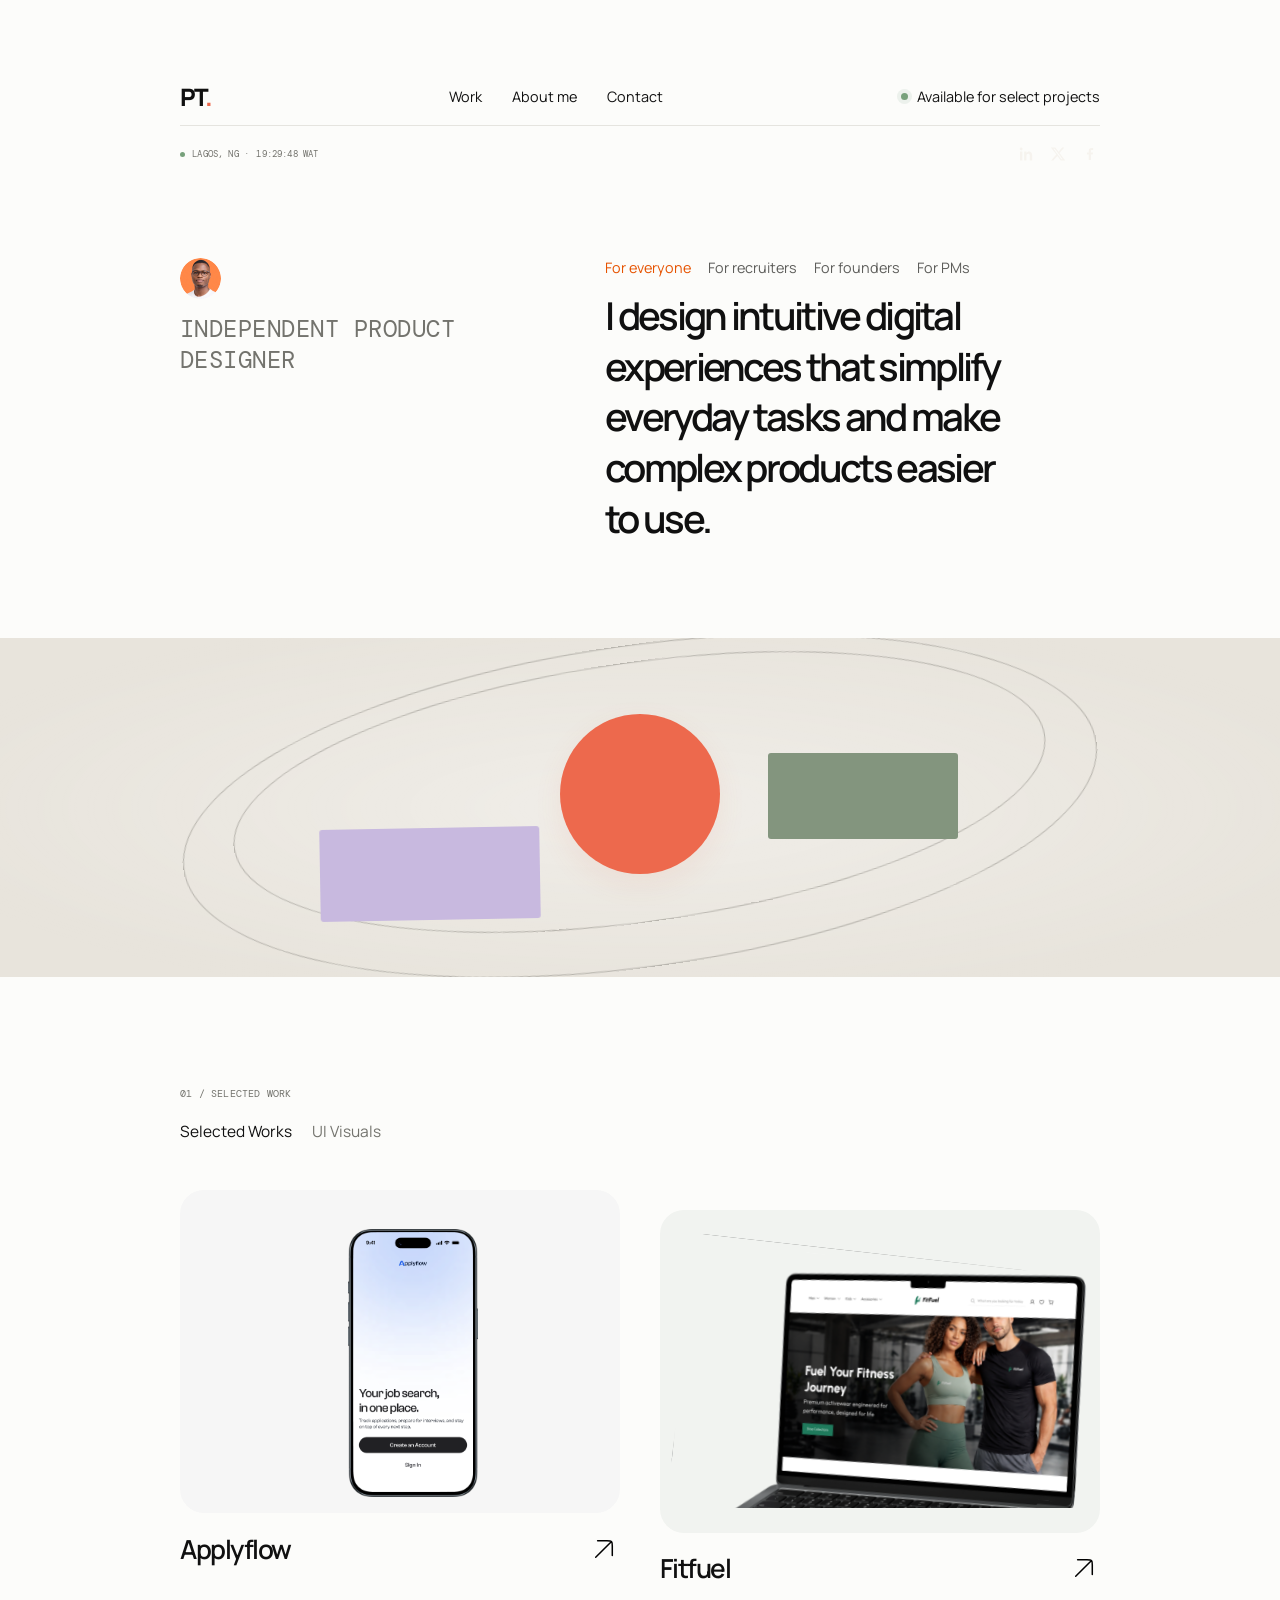
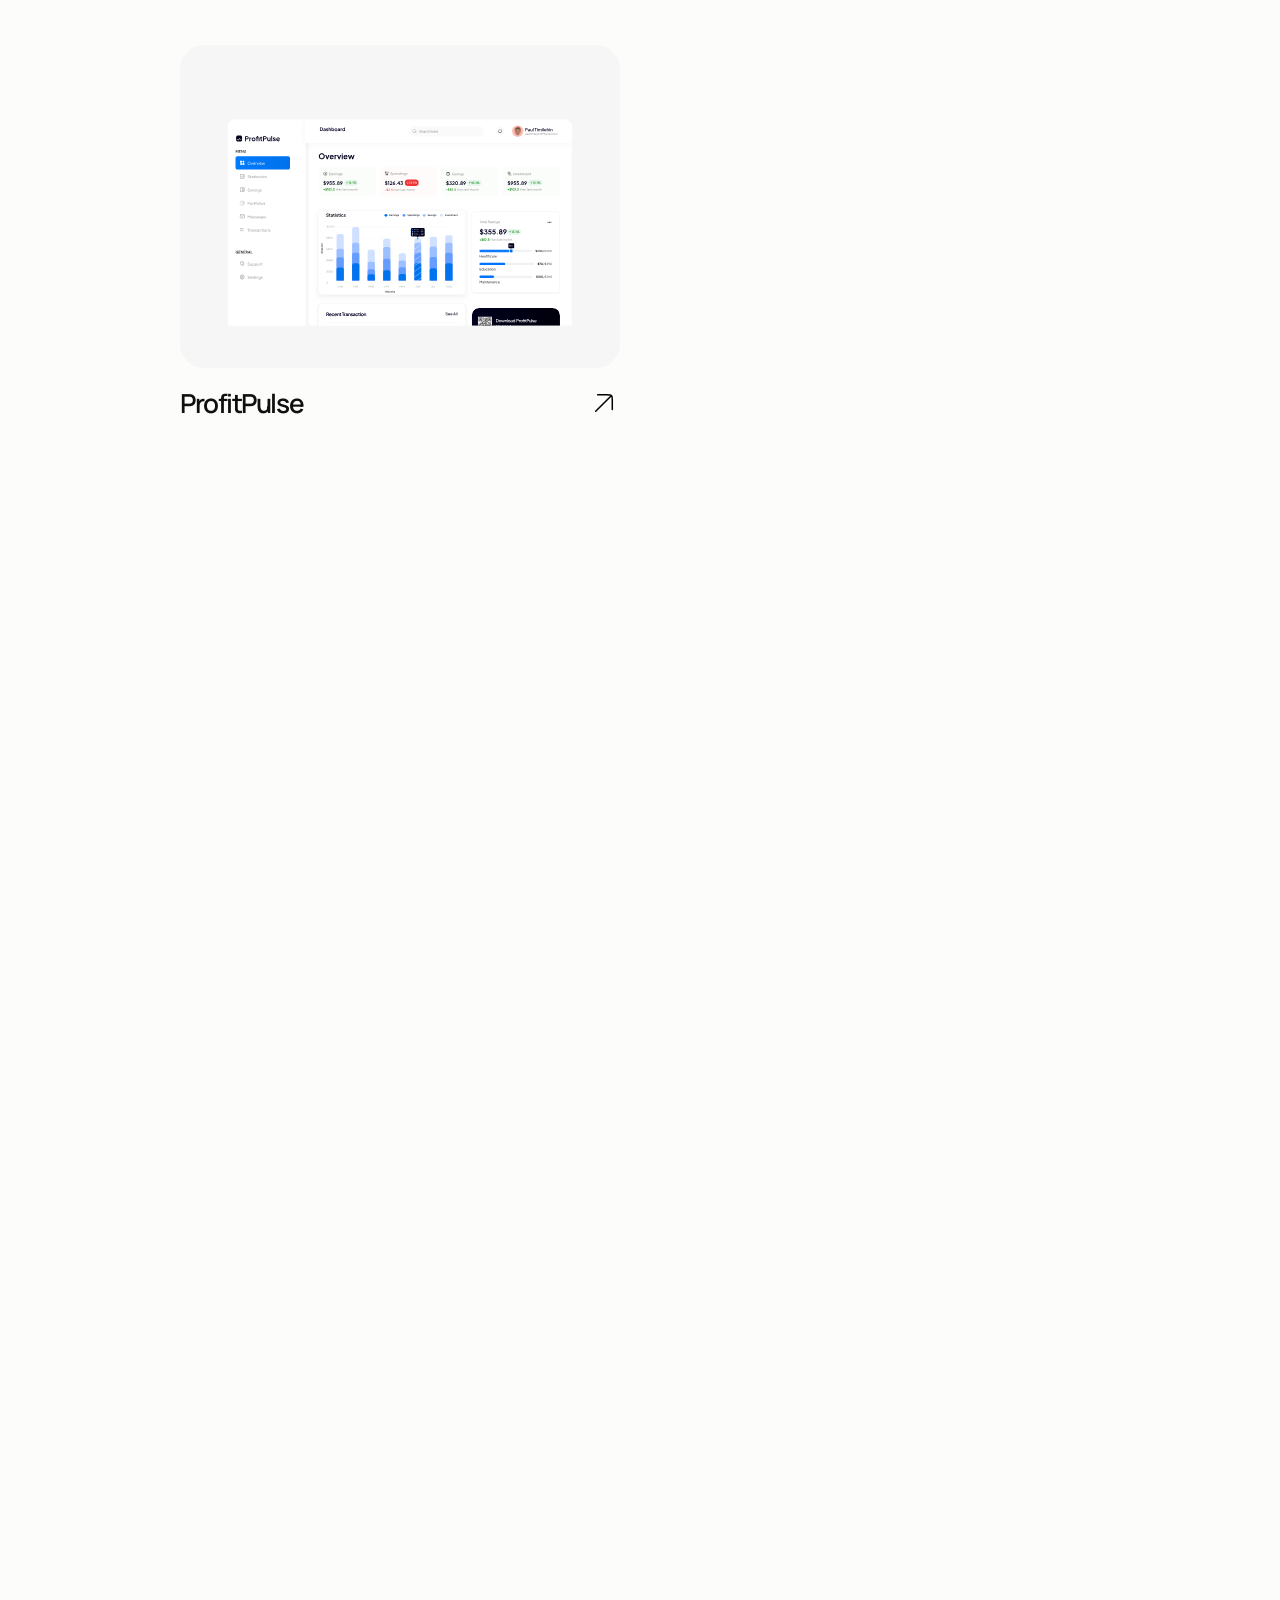
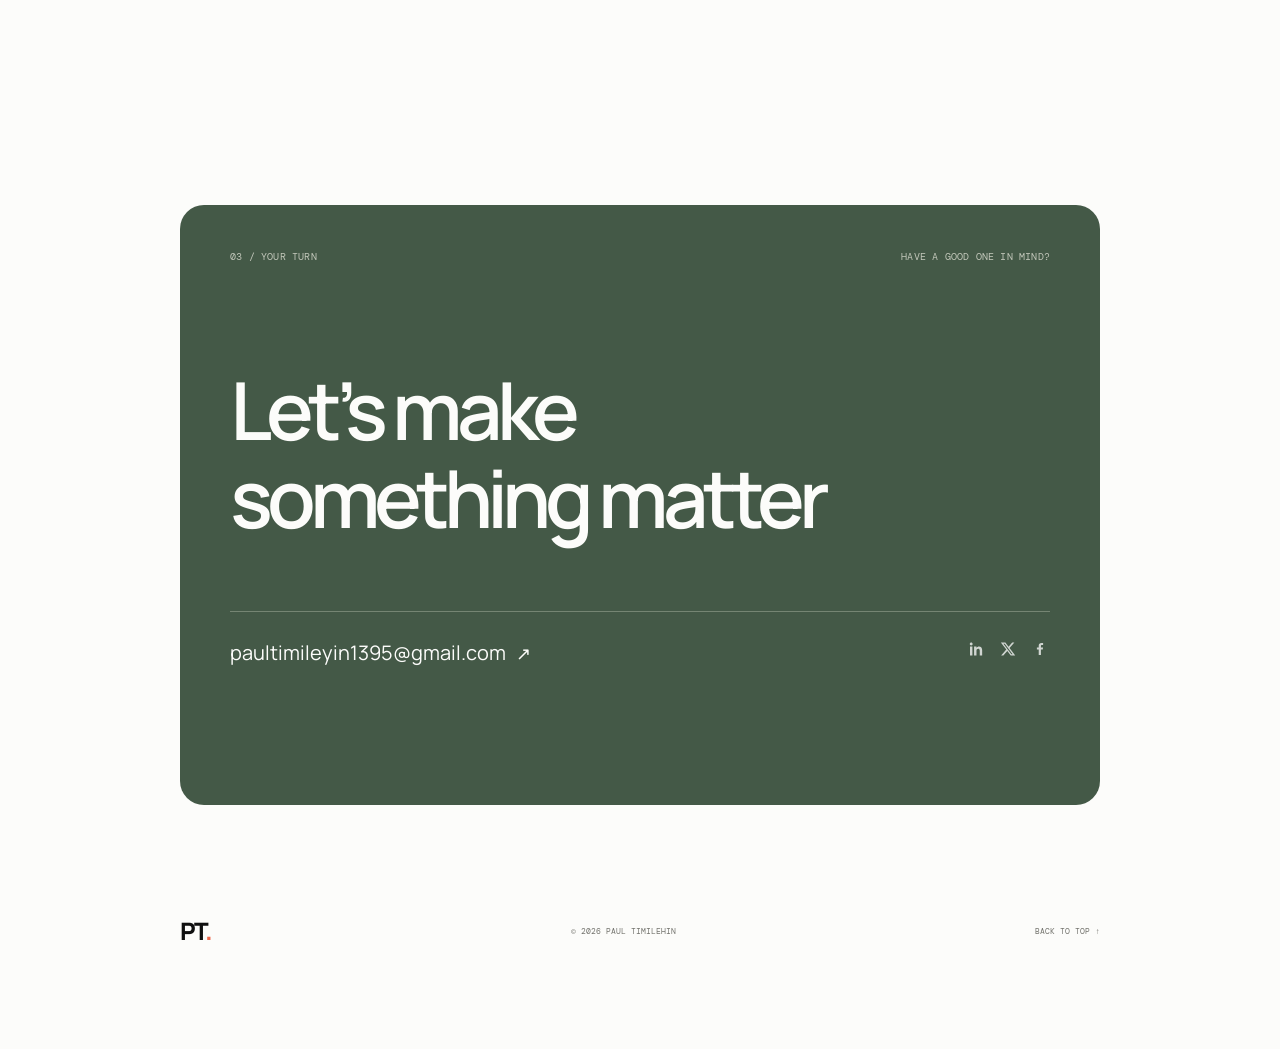
<file: index.html>
<!doctype html>
<html lang="en">
  <head>
    <meta charset="UTF-8" />
    <meta name="viewport" content="width=device-width, initial-scale=1.0" />
    <meta name="theme-color" content="#fcfcfa" />
    <meta name="description" content="Paul Timilehin is an independent product designer creating intuitive digital experiences and useful products." />
    <title>Paul Timilehin — Product designer</title>
    <link rel="preconnect" href="https://fonts.googleapis.com" />
    <link rel="preconnect" href="https://fonts.gstatic.com" crossorigin />
    <link href="https://fonts.googleapis.com/css2?family=DM+Mono:wght@400;500&family=Manrope:wght@400;500;600;700;800&display=swap" rel="stylesheet" />
    <link rel="stylesheet" href="styles.css" />
    <script src="script.js" defer></script>
    <script src="site-clock.js" defer></script>
  </head>
  <body>
    <div class="site-shell" id="top">
      <header class="site-header">
        <a class="wordmark" href="#top" aria-label="Paul Timilehin, home">PT<span>.</span></a>
        <nav class="main-nav" id="main-nav" aria-label="Main navigation">
          <a href="#work">Work</a>
          <a href="about.html">About me</a>
          <a href="#contact">Contact</a>
        </nav>
        <a class="availability" href="#contact"><span class="status-dot" aria-hidden="true"></span>Available for select projects</a>
        <button class="menu-toggle" type="button" aria-label="Open navigation" aria-controls="main-nav" aria-expanded="false">
          <span></span><span></span>
        </button>
      </header>

      <div class="header-subline">
        <span class="location-clock">LAGOS, NG · <time id="lagos-clock" aria-label="Current local time in Lagos">--:--:-- WAT</time></span>
        <div class="social-links social-links-header" aria-label="Social profiles">
          <a href="https://www.linkedin.com/in/paultimilehin/" aria-label="LinkedIn" target="_blank" rel="noreferrer"><img src="assets/linkedin.svg" alt="" /></a>
          <a href="https://x.com/PAULTIMILEHIN1" aria-label="X" target="_blank" rel="noreferrer"><img src="assets/x-twitter.svg" alt="" /></a>
          <a href="https://web.facebook.com/paul.timileyin.77" aria-label="Facebook" target="_blank" rel="noreferrer"><img src="assets/facebook.svg" alt="" /></a>
        </div>
      </div>

      <main>
        <section class="hero" aria-labelledby="hero-title">
          <div class="hero-intro">
            <div class="designer-label">
              <img src="assets/paul-avatar.png" alt="Portrait of Paul Timilehin" />
              <span>INDEPENDENT PRODUCT DESIGNER</span>
            </div>
            <div class="hero-message">
              <div class="audience-tabs" role="tablist" aria-label="View introduction for">
                <button type="button" role="tab" aria-selected="true" data-audience="everyone">For everyone</button>
                <button type="button" role="tab" aria-selected="false" data-audience="recruiters">For recruiters</button>
                <button type="button" role="tab" aria-selected="false" data-audience="founders">For founders</button>
                <button type="button" role="tab" aria-selected="false" data-audience="product">For PMs</button>
              </div>
              <h1 id="hero-title">I design intuitive digital experiences that simplify everyday tasks and make complex products easier to use.</h1>
            </div>
          </div>
          <div class="hero-art" role="img" aria-label="Abstract orange, lilac, and sage forms orbiting in a warm neutral space">
            <div class="art-orbit orbit-one"></div>
            <div class="art-orbit orbit-two"></div>
            <div class="art-sun"></div>
            <div class="art-block block-one"></div>
            <div class="art-block block-two"></div>
          </div>
        </section>

        <section class="work-section" id="work" aria-labelledby="work-title">
          <div class="section-kicker">01 / SELECTED WORK</div>
          <div class="work-heading">
            <h2 id="work-title" class="visually-hidden">Selected work</h2>
            <div class="work-tabs" role="tablist" aria-label="Project display">
              <button type="button" role="tab" aria-selected="true" data-work-view="selected">Selected Works</button>
              <button type="button" role="tab" aria-selected="false" data-work-view="visuals">UI Visuals</button>
            </div>
          </div>

          <div class="visuals-gallery" id="visuals-gallery" aria-label="UI designs from Figma" hidden>
            <div class="visuals-track" id="visuals-track">
              <div class="visuals-set">
                <figure class="visual-tile"><figcaption><span>AGROPRODUCTS</span> Storefront</figcaption><img src="assets/ui-agri-home.png" alt="AgriProducts full storefront design with product categories, featured products, testimonials, newsletter, and footer" loading="lazy" decoding="async" /></figure>
                <figure class="visual-tile"><figcaption><span>AGROPRODUCTS</span> Category browsing</figcaption><img src="assets/ui-agri-category.png" alt="AgriProducts vegetable category page with product filters, product cards, and newsletter signup" loading="lazy" decoding="async" /></figure>
                <figure class="visual-tile"><figcaption><span>AGROPRODUCTS</span> Product details</figcaption><img src="assets/ui-agri-product.png" alt="AgriProducts broccoli product detail page with gallery, size and quantity selection, add to cart, and related items" loading="lazy" decoding="async" /></figure>
                <figure class="visual-tile"><figcaption><span>BRIGHTFUTURE ENERGY</span> Website</figcaption><img src="assets/ui-brightfuture-home.png" alt="BrightFuture Energy full website design with clean energy services, project cards, testimonials, and contact sections" loading="lazy" decoding="async" /></figure>
                <figure class="visual-tile visual-tile-portrait"><figcaption><span>RETAIL</span> Mobile product mockup</figcaption><img src="assets/ui-retail-mockup.png" alt="Hand-held phone mockup showing a jacket product detail screen" loading="lazy" decoding="async" /></figure>
              </div>
            </div>
          </div>

          <div class="project-grid" id="project-grid" data-mode="selected">
            <a class="project-card" href="applyflow.html" data-project="applyflow" aria-label="Open the Applyflow detailed case study">
              <span class="project-visual applyflow-visual">
                <span class="applyflow-mockup" aria-hidden="true">
                  <img class="applyflow-hand" src="assets/applyflow-hand.png" alt="" loading="lazy" decoding="async" />
                  <img class="applyflow-phone" src="assets/applyflow-phone.png" alt="" loading="lazy" decoding="async" />
                  <img class="applyflow-screen" src="assets/applyflow-screen.png" alt="" loading="lazy" decoding="async" />
                  <img class="applyflow-thumb" src="assets/applyflow-thumb.png" alt="" loading="lazy" decoding="async" />
                </span>
              </span>
              <span class="project-meta"><span class="project-name">Applyflow</span><img class="project-arrow" src="assets/arrow-up-right.svg" alt="" /></span>
            </a>

            <a class="project-card" href="fitfuel.html" data-project="fitfuel" aria-label="Open the Fitfuel detailed case study">
              <span class="project-visual fitfuel-visual">
                <span class="fitfuel-mockup" aria-hidden="true">
                  <img src="assets/fitfuel-mockup.svg" alt="" loading="lazy" decoding="async" />
                </span>
              </span>
              <span class="project-meta"><span class="project-name">Fitfuel</span><img class="project-arrow" src="assets/arrow-up-right.svg" alt="" /></span>
            </a>

            <a class="project-card" href="profitpulse.html" data-project="profitpulse" aria-label="Open the ProfitPulse dashboard case study">
              <span class="project-visual profitpulse-visual">
                <img class="profitpulse-art" src="assets/profitpulse-mockup.svg" alt="" loading="lazy" decoding="async" />
              </span>
              <span class="project-meta"><span class="project-name">ProfitPulse</span><img class="project-arrow" src="assets/arrow-up-right.svg" alt="" /></span>
            </a>
          </div>
        </section>

        <section class="experience-section" id="experience" aria-labelledby="experience-title">
          <div class="section-kicker">02 / WORK EXPERIENCE</div>
          <h2 id="experience-title" class="visually-hidden">Work experience</h2>
          <div class="experience-list">
            <article class="experience-card">
              <div class="experience-heading"><h3>Skyta Academy <span>(USA, Remote)</span></h3><time>Nov 2025 – Dec 2025</time></div>
              <ul>
                <li>Designed learning and dashboard experiences for a space education platform, helping users discover and engage with educational content.</li>
                <li>Created intuitive information architecture and user flows to improve content navigation and learning progression.</li>
                <li>Developed wireframes, high-fidelity interfaces, and interactive prototypes aligned with user and business goals.</li>
                <li>Collaborated with stakeholders to refine requirements and iterate designs based on feedback.</li>
              </ul>
            </article>
            <article class="experience-card">
              <div class="experience-heading"><h3>AllPremium Contractors <span>(USA, Remote)</span></h3><time>Mar 2025 – Aug 2025</time></div>
              <ul>
                <li>Designed core experiences for a contractor service platform, including contractor onboarding, work order management, paid leads, and messaging workflows.</li>
                <li>Used contractor interviews and usability testing to identify friction in key workflows and iterated on flows before developer handoff.</li>
                <li>Built and documented a reusable Figma component library with 45+ components across forms, buttons, tables, modals, and common interface states.</li>
                <li>Collaborated with developers and stakeholders on interaction patterns, loading states, error handling, accessibility, and implementation details.</li>
              </ul>
            </article>
            <article class="experience-card">
              <div class="experience-heading"><h3>Mythros Solution Services Limited <span>(UK, Remote)</span></h3><time>Jan 2025 – June 2026</time></div>
              <ul>
                <li>Designed and launched a responsive cleaning-services website from discovery through developer handoff, informed by research with target customers.</li>
                <li>Simplified the booking journey from eight steps to four by removing unnecessary fields and introducing clearer progress feedback and inline validation.</li>
                <li>Created a reusable UI kit with 30+ components and detailed Figma specifications to support consistent implementation.</li>
                <li>Worked with product managers and developers in design reviews to validate user flows, prioritize features, and account for technical constraints.</li>
              </ul>
            </article>
            <article class="experience-card">
              <div class="experience-heading"><h3>Freelance Designer <span>(Various Clients, Remote)</span></h3><time>May 2021 – Present</time></div>
              <ul>
                <li>Designed responsive web and mobile experiences for 8+ small and medium-sized businesses across e-commerce, construction, EdTech, professional services, and SaaS.</li>
                <li>Translated business requirements into user journeys, wireframes, prototypes, and polished UI designs aligned with each client’s brand and product goals.</li>
                <li>Collaborated directly with business owners and developers, incorporating feedback and usability findings into design iterations.</li>
              </ul>
            </article>
          </div>
        </section>

        <section class="contact-section" id="contact" aria-labelledby="contact-title">
          <div class="contact-topline"><span>03 / YOUR TURN</span><span>HAVE A GOOD ONE IN MIND?</span></div>
          <h2 id="contact-title">Let’s make<br />something matter</h2>
          <div class="contact-bottom">
            <a class="email-link" href="mailto:paultimileyin1395@gmail.com">paultimileyin1395@gmail.com <span aria-hidden="true">↗</span></a>
            <div class="social-links" aria-label="Social profiles">
              <a href="https://www.linkedin.com/in/paultimilehin/" aria-label="LinkedIn" target="_blank" rel="noreferrer"><img src="assets/linkedin.svg" alt="" /></a>
              <a href="https://x.com/PAULTIMILEHIN1" aria-label="X" target="_blank" rel="noreferrer"><img src="assets/x-twitter.svg" alt="" /></a>
              <a href="https://web.facebook.com/paul.timileyin.77" aria-label="Facebook" target="_blank" rel="noreferrer"><img src="assets/facebook.svg" alt="" /></a>
            </div>
          </div>
        </section>
      </main>

      <footer class="site-footer">
        <a class="wordmark" href="#top">PT<span>.</span></a>
        <span>© <span id="year">2026</span> PAUL TIMILEHIN</span>
        <a class="back-top" href="#top">BACK TO TOP ↑</a>
      </footer>
    </div>

    <dialog class="project-dialog" id="project-dialog" aria-labelledby="dialog-title">
      <div class="dialog-header">
        <div><span class="dialog-kicker">SELECTED PROJECT · UI VISUAL</span><h2 id="dialog-title"></h2></div>
        <button type="button" class="dialog-close" aria-label="Close project preview">×</button>
      </div>
      <div class="dialog-art" id="dialog-art"></div>
      <p class="dialog-hint">A closer look at the interface.</p>
    </dialog>
    <div class="interaction-toast" id="interaction-toast" role="status" aria-live="polite"></div>
  </body>
</html>
</file>
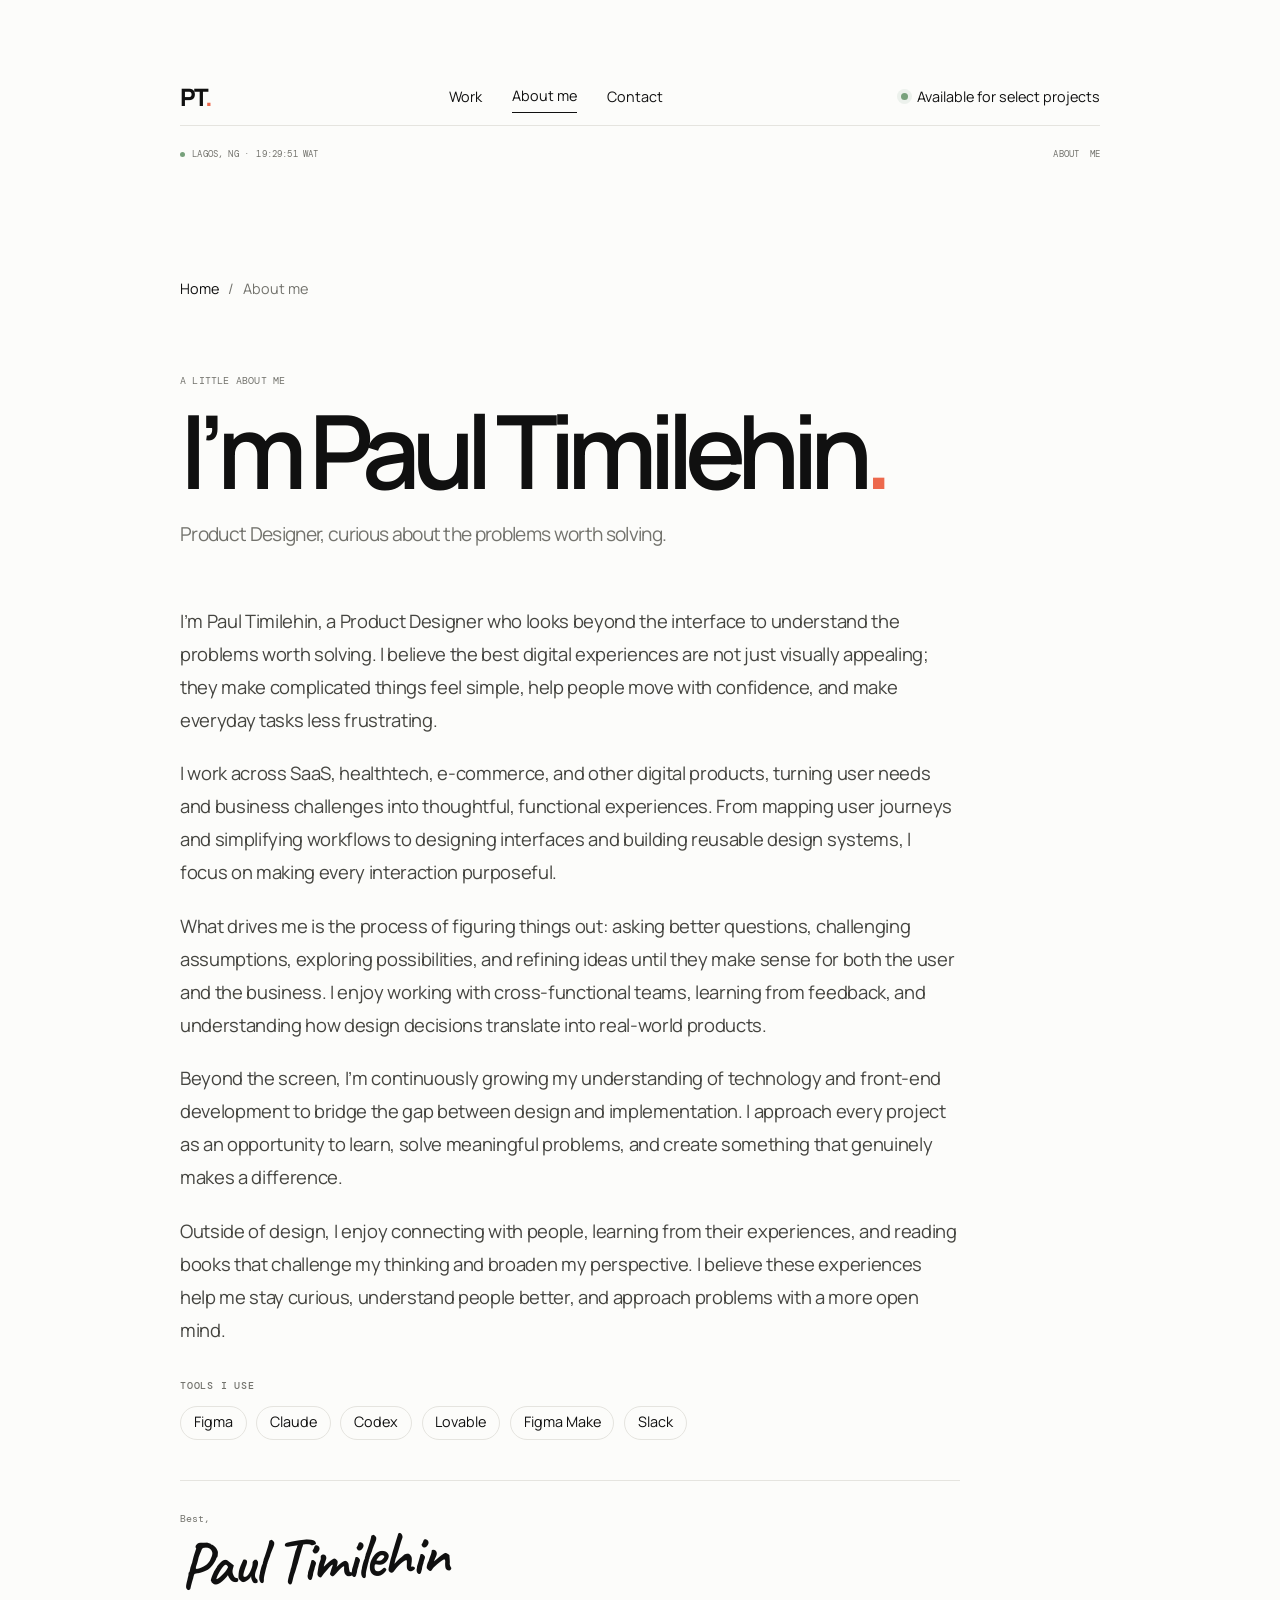
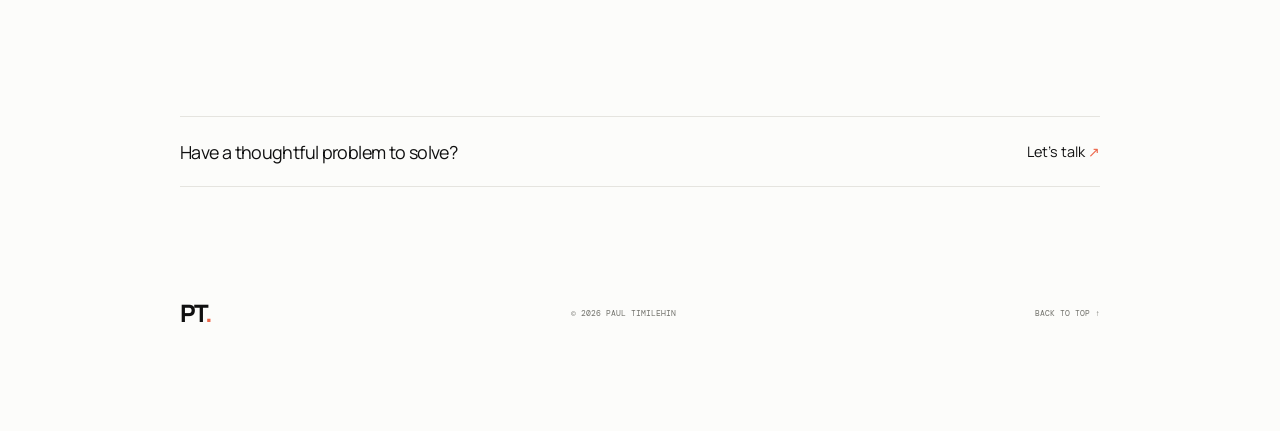
<file: about.html>
<!doctype html>
<html lang="en">
  <head>
    <meta charset="UTF-8" />
    <meta name="viewport" content="width=device-width, initial-scale=1.0" />
    <meta name="theme-color" content="#fcfcfa" />
    <meta name="description" content="Meet Paul Timilehin, a product designer who makes complex digital experiences feel simple and purposeful." />
    <title>About — Paul Timilehin</title>
    <link rel="preconnect" href="https://fonts.googleapis.com" />
    <link rel="preconnect" href="https://fonts.gstatic.com" crossorigin />
    <link href="https://fonts.googleapis.com/css2?family=Caveat:wght@500;600&family=DM+Mono:wght@400;500&family=Manrope:wght@400;500;600;700;800&display=swap" rel="stylesheet" />
    <link rel="stylesheet" href="styles.css" />
    <script src="applyflow.js" defer></script>
    <script src="site-clock.js" defer></script>
  </head>
  <body class="case-study-page about-page">
    <div class="site-shell case-shell" id="top">
      <header class="site-header">
        <a class="wordmark" href="index.html" aria-label="Paul Timilehin, home">PT<span>.</span></a>
        <nav class="main-nav" id="main-nav" aria-label="Main navigation">
          <a href="index.html#work">Work</a>
          <a href="about.html" aria-current="page">About me</a>
          <a href="index.html#contact">Contact</a>
        </nav>
        <a class="availability" href="index.html#contact"><span class="status-dot" aria-hidden="true"></span>Available for select projects</a>
        <button class="menu-toggle" type="button" aria-label="Open navigation" aria-controls="main-nav" aria-expanded="false"><span></span><span></span></button>
      </header>
      <div class="header-subline"><span class="location-clock">LAGOS, NG · <time id="lagos-clock" aria-label="Current local time in Lagos">--:--:-- WAT</time></span><span class="case-counter">ABOUT&nbsp; ME</span></div>

      <main>
        <section class="about-intro" aria-labelledby="about-title">
          <nav class="breadcrumb" aria-label="Breadcrumb">
            <a href="index.html">Home</a><span aria-hidden="true">/</span>
            <span aria-current="page">About me</span>
          </nav>
          <div class="about-heading">
            <div class="section-kicker">A LITTLE ABOUT ME</div>
            <h1 id="about-title">I’m Paul Timilehin<span>.</span></h1>
            <p class="about-lede">Product Designer, curious about the problems worth solving.</p>
          </div>
          <div class="about-copy">
            <p>I’m Paul Timilehin, a Product Designer who looks beyond the interface to understand the problems worth solving. I believe the best digital experiences are not just visually appealing; they make complicated things feel simple, help people move with confidence, and make everyday tasks less frustrating.</p>
            <p>I work across SaaS, healthtech, e-commerce, and other digital products, turning user needs and business challenges into thoughtful, functional experiences. From mapping user journeys and simplifying workflows to designing interfaces and building reusable design systems, I focus on making every interaction purposeful.</p>
            <p>What drives me is the process of figuring things out: asking better questions, challenging assumptions, exploring possibilities, and refining ideas until they make sense for both the user and the business. I enjoy working with cross-functional teams, learning from feedback, and understanding how design decisions translate into real-world products.</p>
            <p>Beyond the screen, I’m continuously growing my understanding of technology and front-end development to bridge the gap between design and implementation. I approach every project as an opportunity to learn, solve meaningful problems, and create something that genuinely makes a difference.</p>
            <p>Outside of design, I enjoy connecting with people, learning from their experiences, and reading books that challenge my thinking and broaden my perspective. I believe these experiences help me stay curious, understand people better, and approach problems with a more open mind.</p>
            <section class="about-tools" aria-labelledby="about-tools-title">
              <h2 id="about-tools-title">Tools I use</h2>
              <ul aria-label="Design and collaboration tools">
                <li>Figma</li>
                <li>Claude</li>
                <li>Codex</li>
                <li>Lovable</li>
                <li>Figma Make</li>
                <li>Slack</li>
              </ul>
            </section>
            <div class="about-signoff" aria-label="Signed, Paul Timilehin">
              <span>Best,</span>
              <p class="about-signature">Paul Timilehin</p>
            </div>
          </div>
        </section>

        <section class="about-contact" aria-label="Get in touch">
          <p>Have a thoughtful problem to solve?</p>
          <a href="index.html#contact">Let’s talk <span aria-hidden="true">↗</span></a>
        </section>
      </main>

      <footer class="site-footer">
        <a class="wordmark" href="index.html">PT<span>.</span></a>
        <span>© <span id="year">2026</span> PAUL TIMILEHIN</span>
        <a class="back-top" href="#top">BACK TO TOP ↑</a>
      </footer>
    </div>
  </body>
</html>
</file>
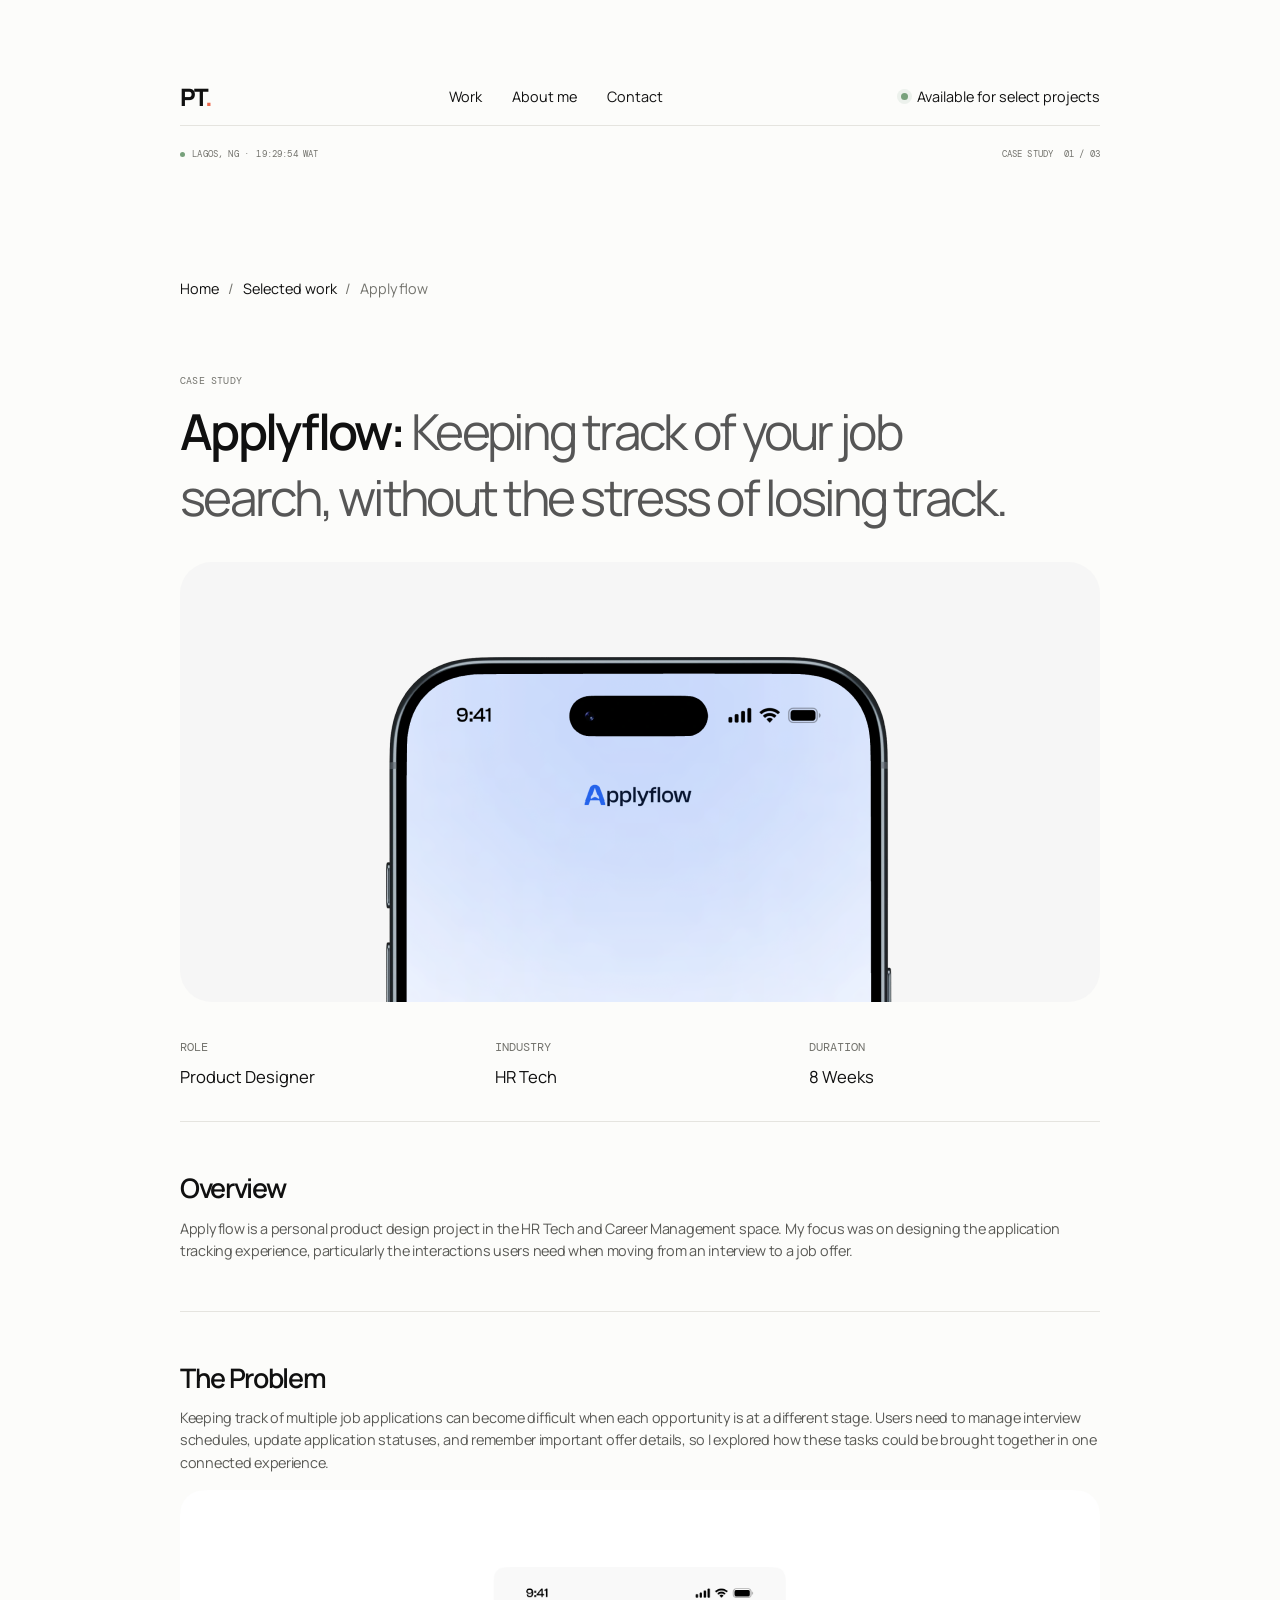
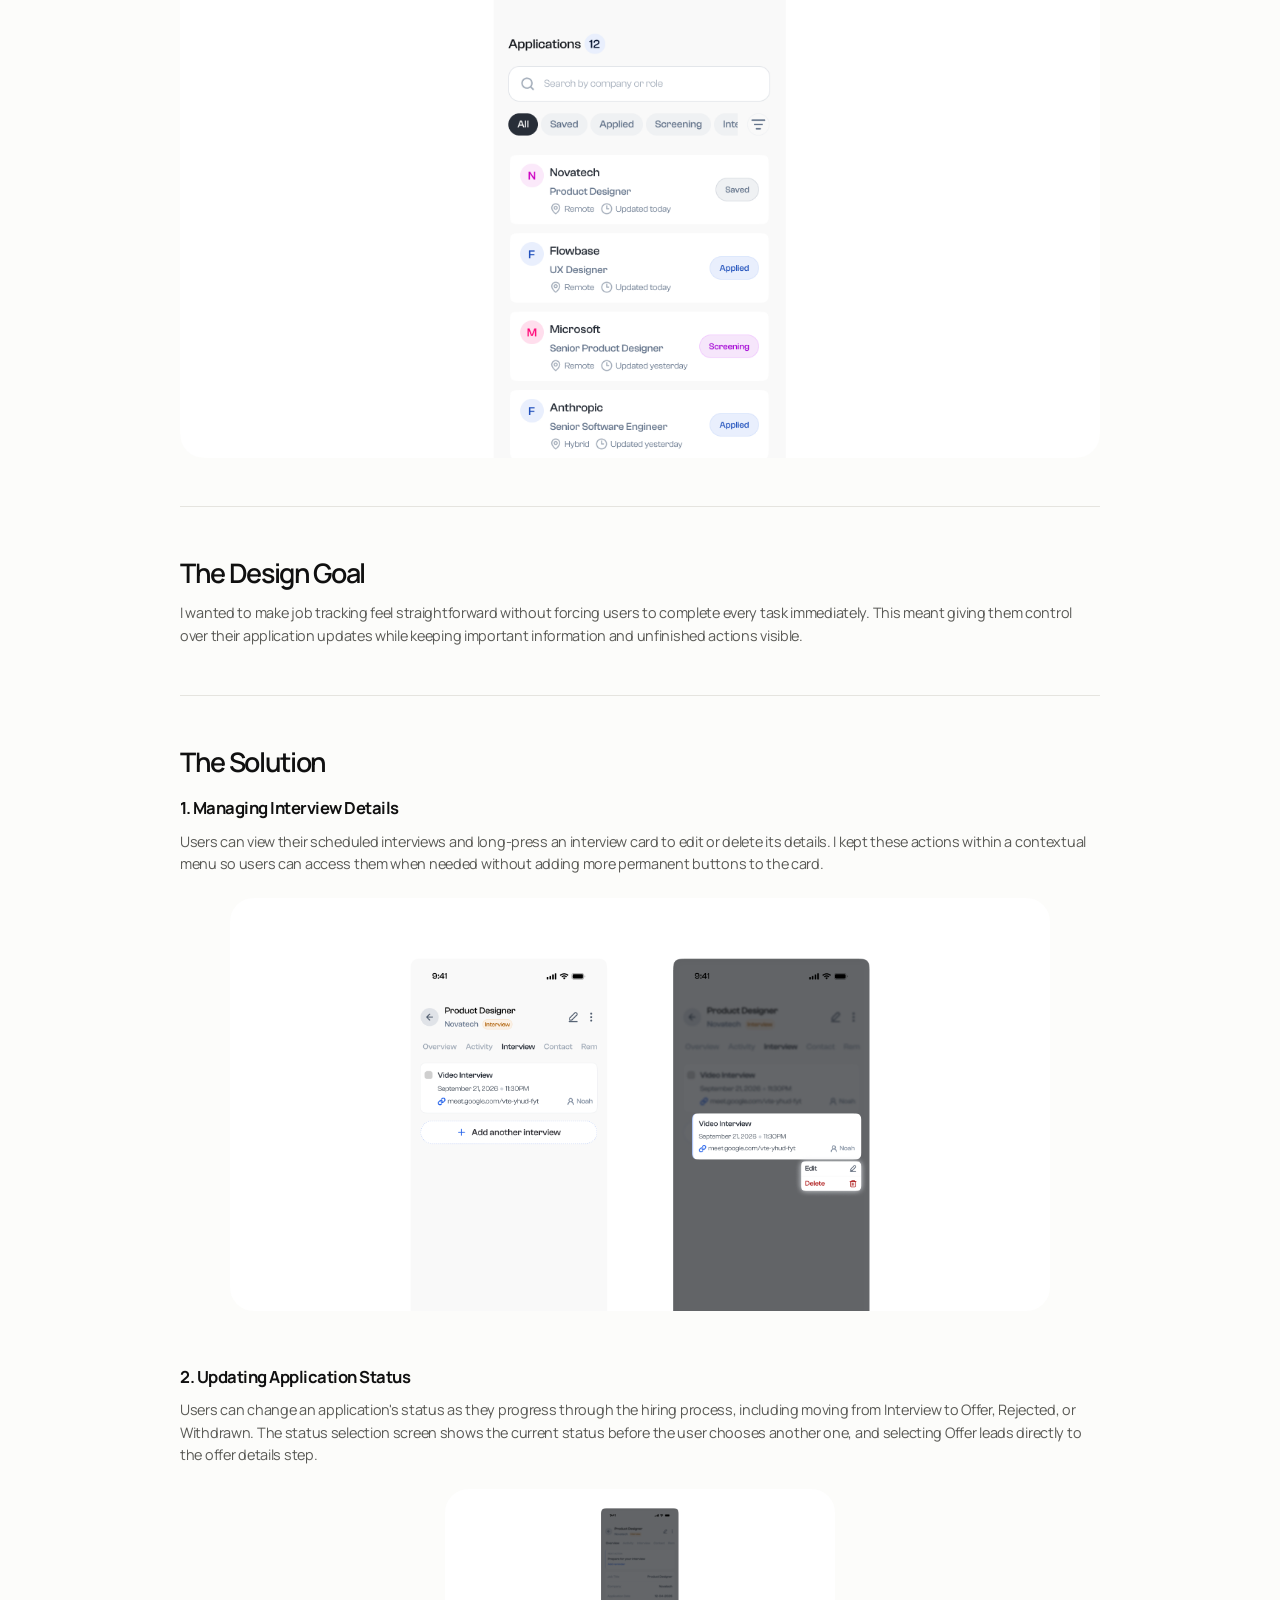
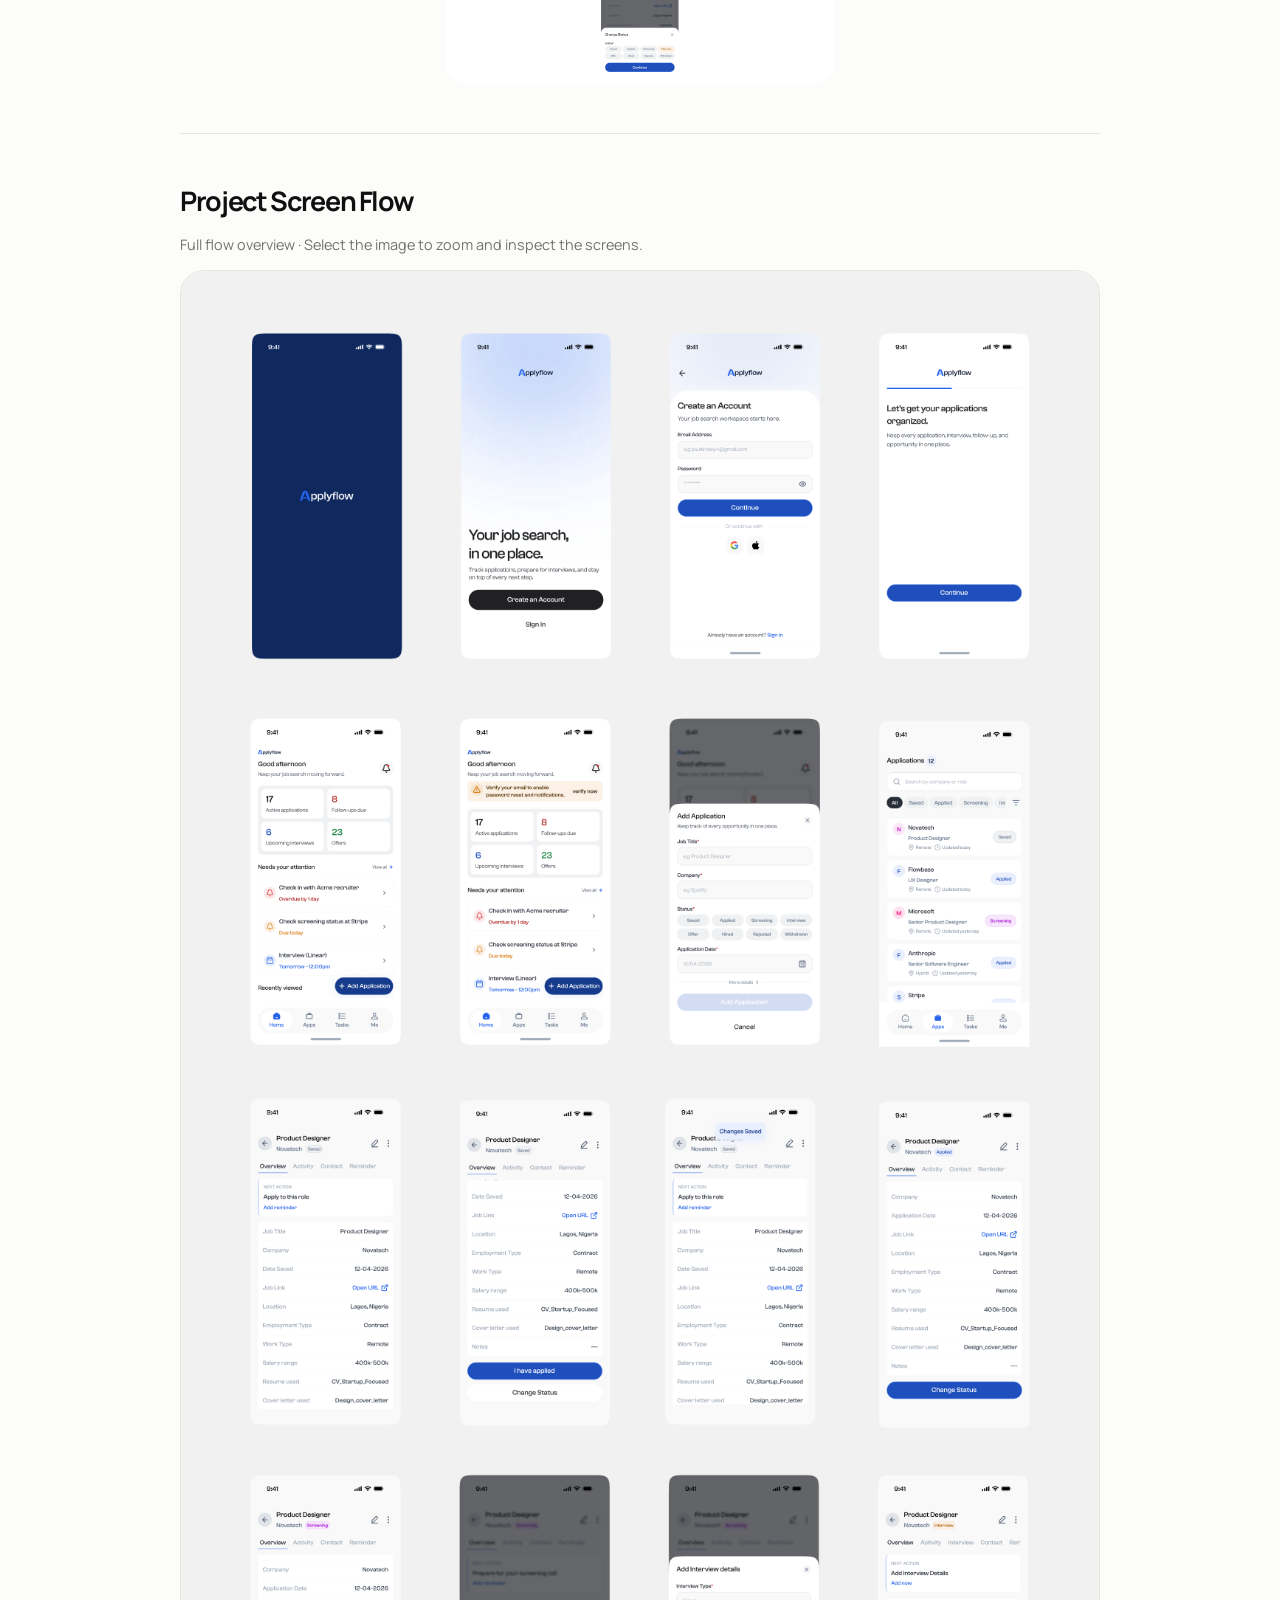
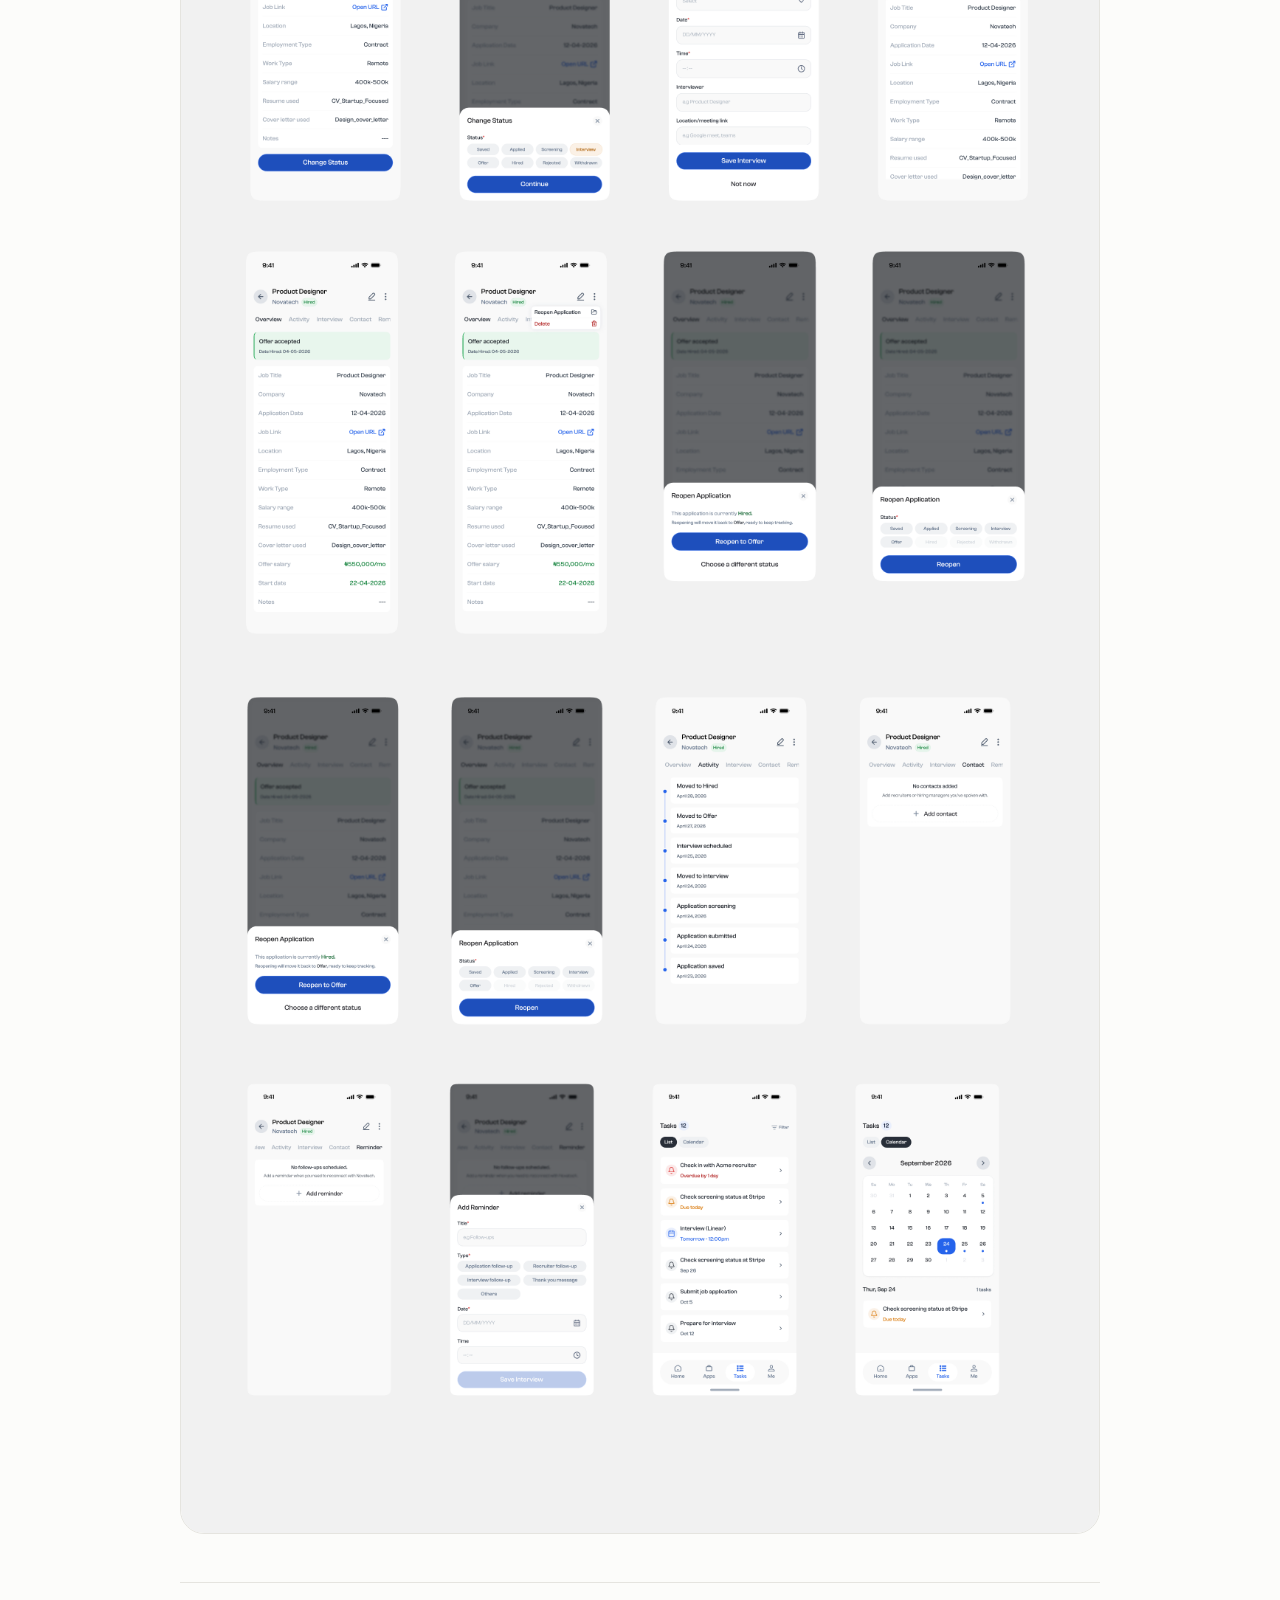
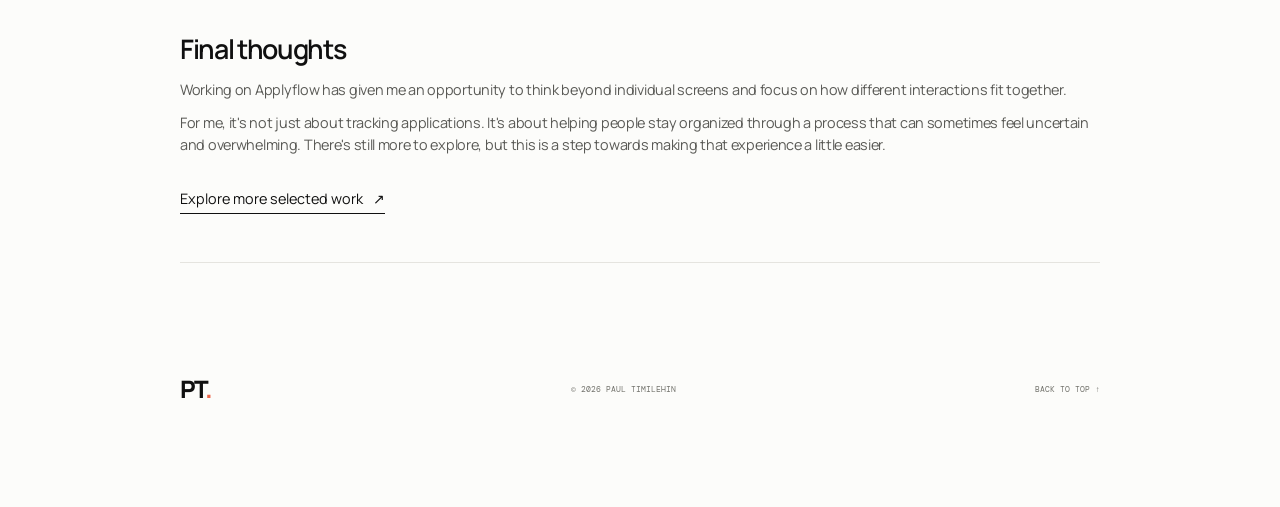
<file: applyflow.html>
<!doctype html>
<html lang="en">
  <head>
    <meta charset="UTF-8" />
    <meta name="viewport" content="width=device-width, initial-scale=1.0" />
    <meta name="theme-color" content="#fcfcfa" />
    <meta name="description" content="How I designed Applyflow to help people track job applications and manage the interactions between interviews and offers." />
    <title>Applyflow — Paul Timilehin</title>
    <link rel="preconnect" href="https://fonts.googleapis.com" />
    <link rel="preconnect" href="https://fonts.gstatic.com" crossorigin />
    <link href="https://fonts.googleapis.com/css2?family=DM+Mono:wght@400;500&family=Manrope:wght@400;500;600;700;800&display=swap" rel="stylesheet" />
    <link rel="stylesheet" href="styles.css" />
    <script src="applyflow.js" defer></script>
    <script src="site-clock.js" defer></script>
  </head>
  <body class="case-study-page">
    <div class="site-shell case-shell" id="top">
      <header class="site-header">
        <a class="wordmark" href="index.html" aria-label="Paul Timilehin, home">PT<span>.</span></a>
        <nav class="main-nav" id="main-nav" aria-label="Main navigation">
          <a href="index.html#work">Work</a>
          <a href="about.html">About me</a>
          <a href="index.html#contact">Contact</a>
        </nav>
        <a class="availability" href="index.html#contact"><span class="status-dot" aria-hidden="true"></span>Available for select projects</a>
        <button class="menu-toggle" type="button" aria-label="Open navigation" aria-expanded="false"><span></span><span></span></button>
      </header>
      <div class="header-subline"><span class="location-clock">LAGOS, NG · <time id="lagos-clock" aria-label="Current local time in Lagos">--:--:-- WAT</time></span><span class="case-counter">CASE STUDY&nbsp; 01 / 03</span></div>

      <main>
        <section class="case-hero" aria-labelledby="case-title">
          <nav class="breadcrumb" aria-label="Breadcrumb">
            <a href="index.html">Home</a>
            <span aria-hidden="true">/</span>
            <a href="index.html#work">Selected work</a>
            <span aria-hidden="true">/</span>
            <span aria-current="page">Applyflow</span>
          </nav>
          <div class="case-title-row">
            <div>
              <div class="section-kicker">CASE STUDY</div>
              <h1 id="case-title">Applyflow: <span>Keeping track of your job search, without the stress of losing track.</span></h1>
            </div>
          </div>
          <div class="case-cover" aria-label="Applyflow mobile interface and device mockup">
            <img src="assets/applyflow-figma-23-7455.png" alt="Applyflow phone mockup on a pale gray background" />
          </div>
        </section>

        <section class="case-facts" aria-label="Project details">
          <div><span>ROLE</span><p>Product Designer</p></div>
          <div><span>INDUSTRY</span><p>HR Tech</p></div>
          <div><span>DURATION</span><p>8 Weeks</p></div>
        </section>

        <section class="case-intro case-copy-grid case-copy-wide" aria-labelledby="overview-title">
          <div class="case-copy">
            <h2 id="overview-title">Overview</h2>
            <p>Applyflow is a personal product design project in the HR Tech and Career Management space. My focus was on designing the application tracking experience, particularly the interactions users need when moving from an interview to a job offer.</p>
          </div>
        </section>

        <section class="case-challenge case-copy-grid case-copy-wide" aria-labelledby="challenge-title">
          <div class="case-copy">
            <h2 id="challenge-title">The Problem</h2>
            <p>Keeping track of multiple job applications can become difficult when each opportunity is at a different stage. Users need to manage interview schedules, update application statuses, and remember important offer details, so I explored how these tasks could be brought together in one connected experience.</p>
          </div>
          <div class="case-wide-visual"><img src="assets/applyflow-figma-26-7613.png" alt="Applyflow applications list on a mobile device" loading="lazy" decoding="async" /></div>
        </section>

        <section class="case-copy-grid case-copy-wide" aria-labelledby="goal-title">
          <div class="case-copy">
            <h2 id="goal-title">The Design Goal</h2>
            <p>I wanted to make job tracking feel straightforward without forcing users to complete every task immediately. This meant giving them control over their application updates while keeping important information and unfinished actions visible.</p>
          </div>
        </section>

        <section class="case-solution" aria-labelledby="solution-title">
          <div class="case-copy-grid case-copy-wide case-solution-copy">
            <div class="case-copy">
              <h2 id="solution-title">The Solution</h2>
              <h3>1. Managing Interview Details</h3>
              <p>Users can view their scheduled interviews and long-press an interview card to edit or delete its details. I kept these actions within a contextual menu so users can access them when needed without adding more permanent buttons to the card.</p>
            </div>
          </div>
          <img src="assets/applyflow-figma-26-8678.png" alt="Interview details screen with a contextual edit and delete menu" loading="lazy" decoding="async" />
          <div class="case-copy case-solution-followup">
            <h3>2. Updating Application Status</h3>
            <p>Users can change an application's status as they progress through the hiring process, including moving from Interview to Offer, Rejected, or Withdrawn. The status selection screen shows the current status before the user chooses another one, and selecting Offer leads directly to the offer details step.</p>
          </div>
          <img class="case-solution-status" src="assets/applyflow-figma-26-9457.png" alt="Application details screen with a change status sheet" loading="lazy" decoding="async" />
        </section>

        <section class="case-flow" aria-labelledby="flow-title">
          <h2 id="flow-title">Project Screen Flow</h2>
          <p class="case-flow-hint">Full flow overview · Select the image to zoom and inspect the screens.</p>
          <button class="case-flow-zoom" type="button" aria-label="Open the full Applyflow screen flow for a closer look" aria-haspopup="dialog">
            <img src="assets/applyflow-screen-flow-figma.png" alt="Figma screen-flow overview for Applyflow, showing onboarding, applications, interviews, status changes, reminders, and tasks" loading="lazy" decoding="async" />
            <span aria-hidden="true">View full screen flow <span>↗</span></span>
          </button>
          <dialog class="flow-dialog" aria-labelledby="flow-dialog-title">
            <div class="flow-dialog-header">
              <h3 id="flow-dialog-title">Applyflow screen flow</h3>
              <div class="flow-dialog-actions">
                <button class="flow-zoom-control" type="button" data-flow-zoom="out" aria-label="Zoom out">−</button>
                <span class="flow-zoom-level" aria-live="polite">100%</span>
                <button class="flow-zoom-control" type="button" data-flow-zoom="in" aria-label="Zoom in">+</button>
                <button class="flow-dialog-close" type="button" aria-label="Close screen flow">×</button>
              </div>
            </div>
            <div class="flow-dialog-viewport" tabindex="0" aria-label="Scrollable full-size screen flow image">
              <img src="assets/applyflow-screen-flow-figma.png" alt="Full-size Figma screen-flow for Applyflow, showing onboarding, applications, interviews, status changes, reminders, and tasks" />
            </div>
          </dialog>
        </section>

        <section class="case-outcome case-copy-grid case-copy-wide" aria-labelledby="outcome-title">
          <div class="case-copy">
            <h2 id="outcome-title">Final thoughts</h2>
            <p>Working on Applyflow has given me an opportunity to think beyond individual screens and focus on how different interactions fit together.</p>
            <p>For me, it's not just about tracking applications. It's about helping people stay organized through a process that can sometimes feel uncertain and overwhelming. There's still more to explore, but this is a step towards making that experience a little easier.</p>
            <a class="case-next" href="index.html#work">Explore more selected work <span aria-hidden="true">↗</span></a>
          </div>
        </section>

        <section class="case-cta" aria-label="Get in touch">
          <div class="contact-topline"><span>HAVE A GOOD ONE IN MIND?</span><span>LET’S TALK</span></div>
          <h2>Let’s make<br />something matter</h2>
          <a class="email-link" href="mailto:paultimileyin1395@gmail.com">paultimileyin1395@gmail.com <span aria-hidden="true">↗</span></a>
        </section>
      </main>

      <footer class="site-footer">
        <a class="wordmark" href="index.html">PT<span>.</span></a>
        <span>© <span id="year">2026</span> PAUL TIMILEHIN</span>
        <a class="back-top" href="#top">BACK TO TOP ↑</a>
      </footer>
    </div>
  </body>
</html>
</file>
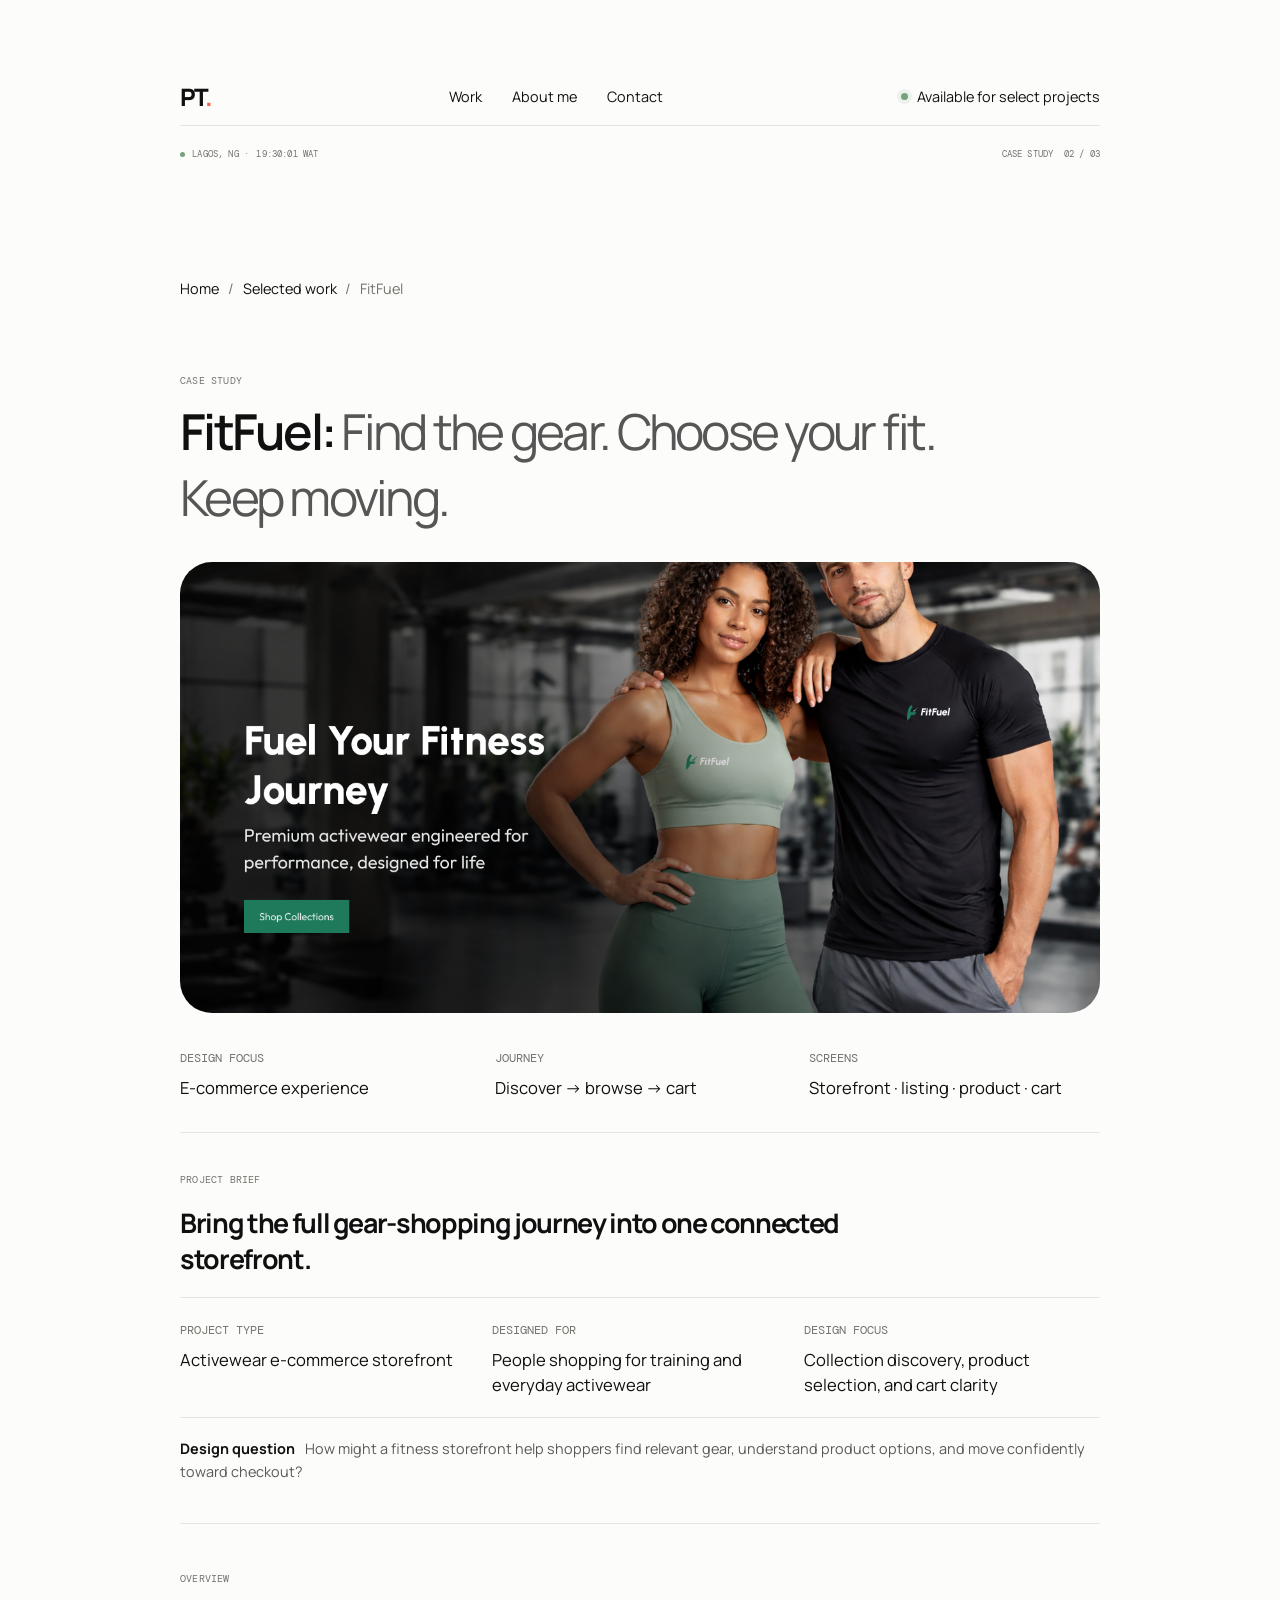
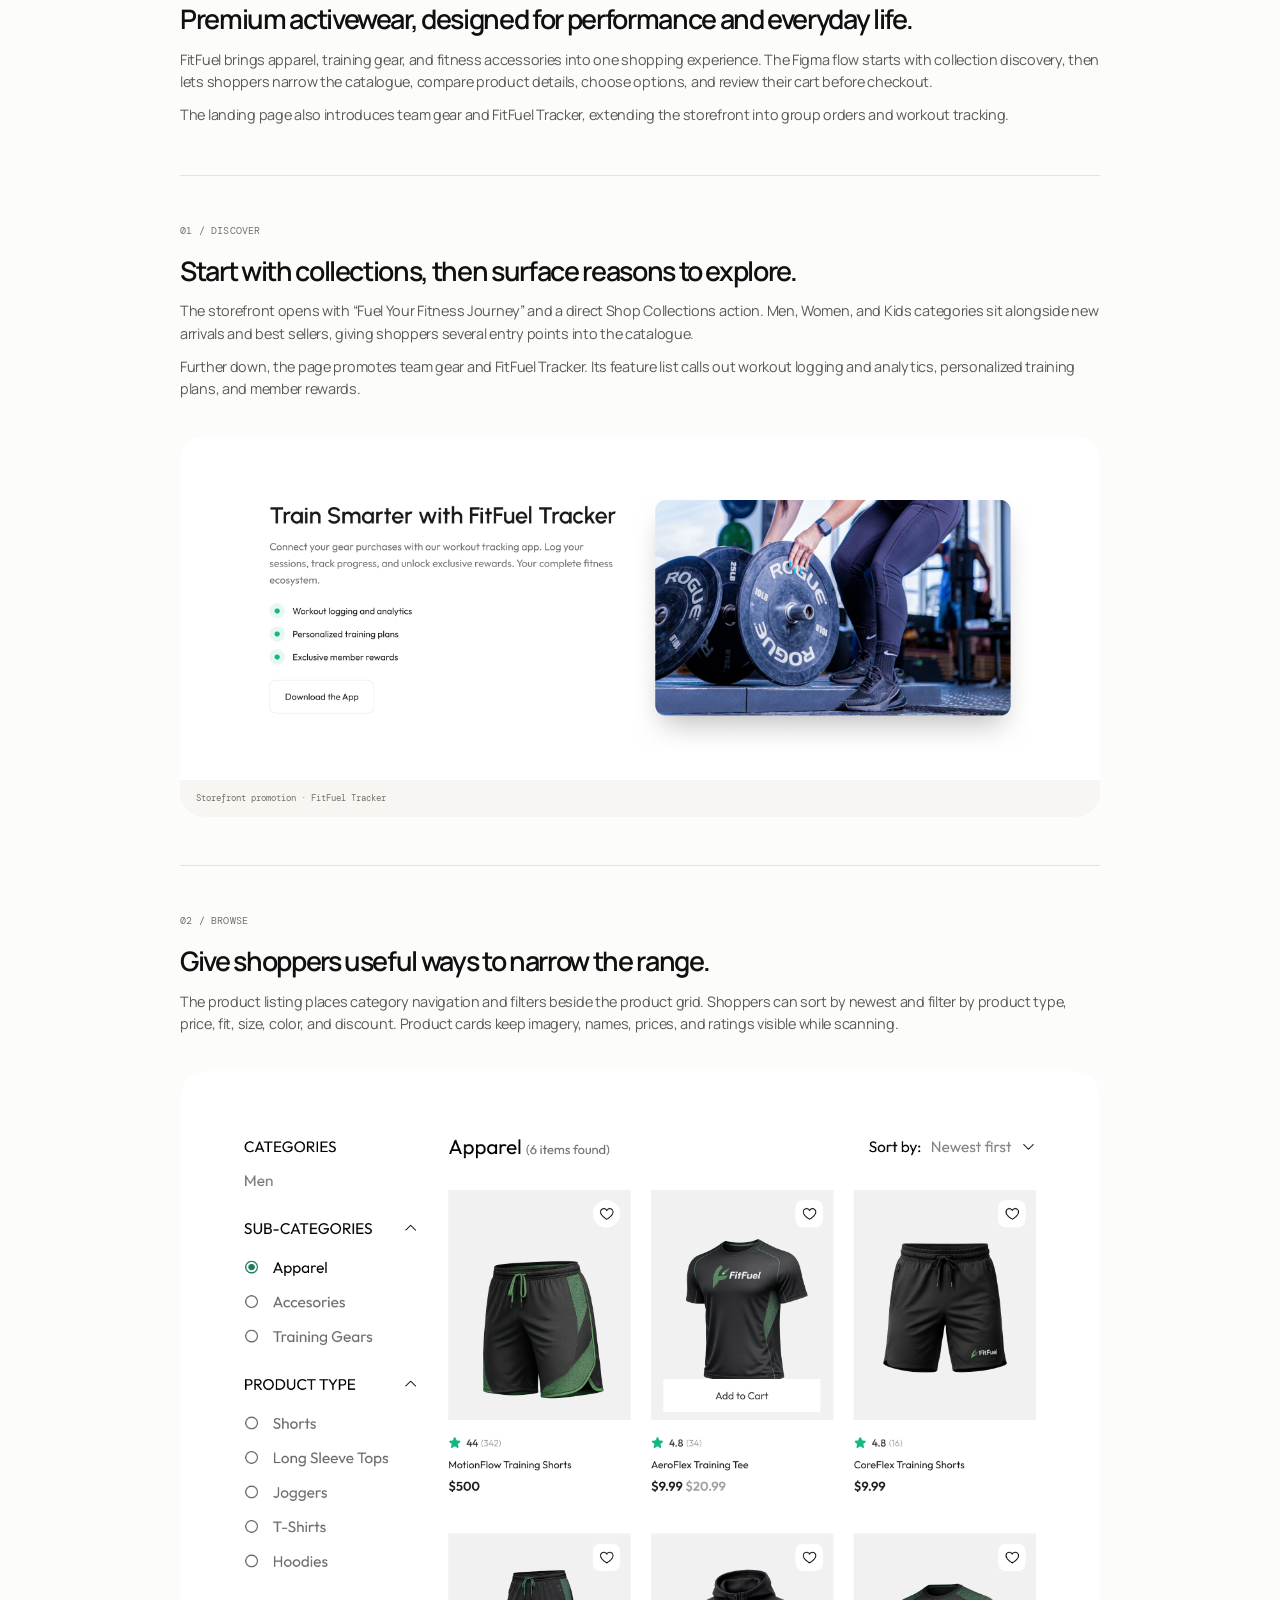
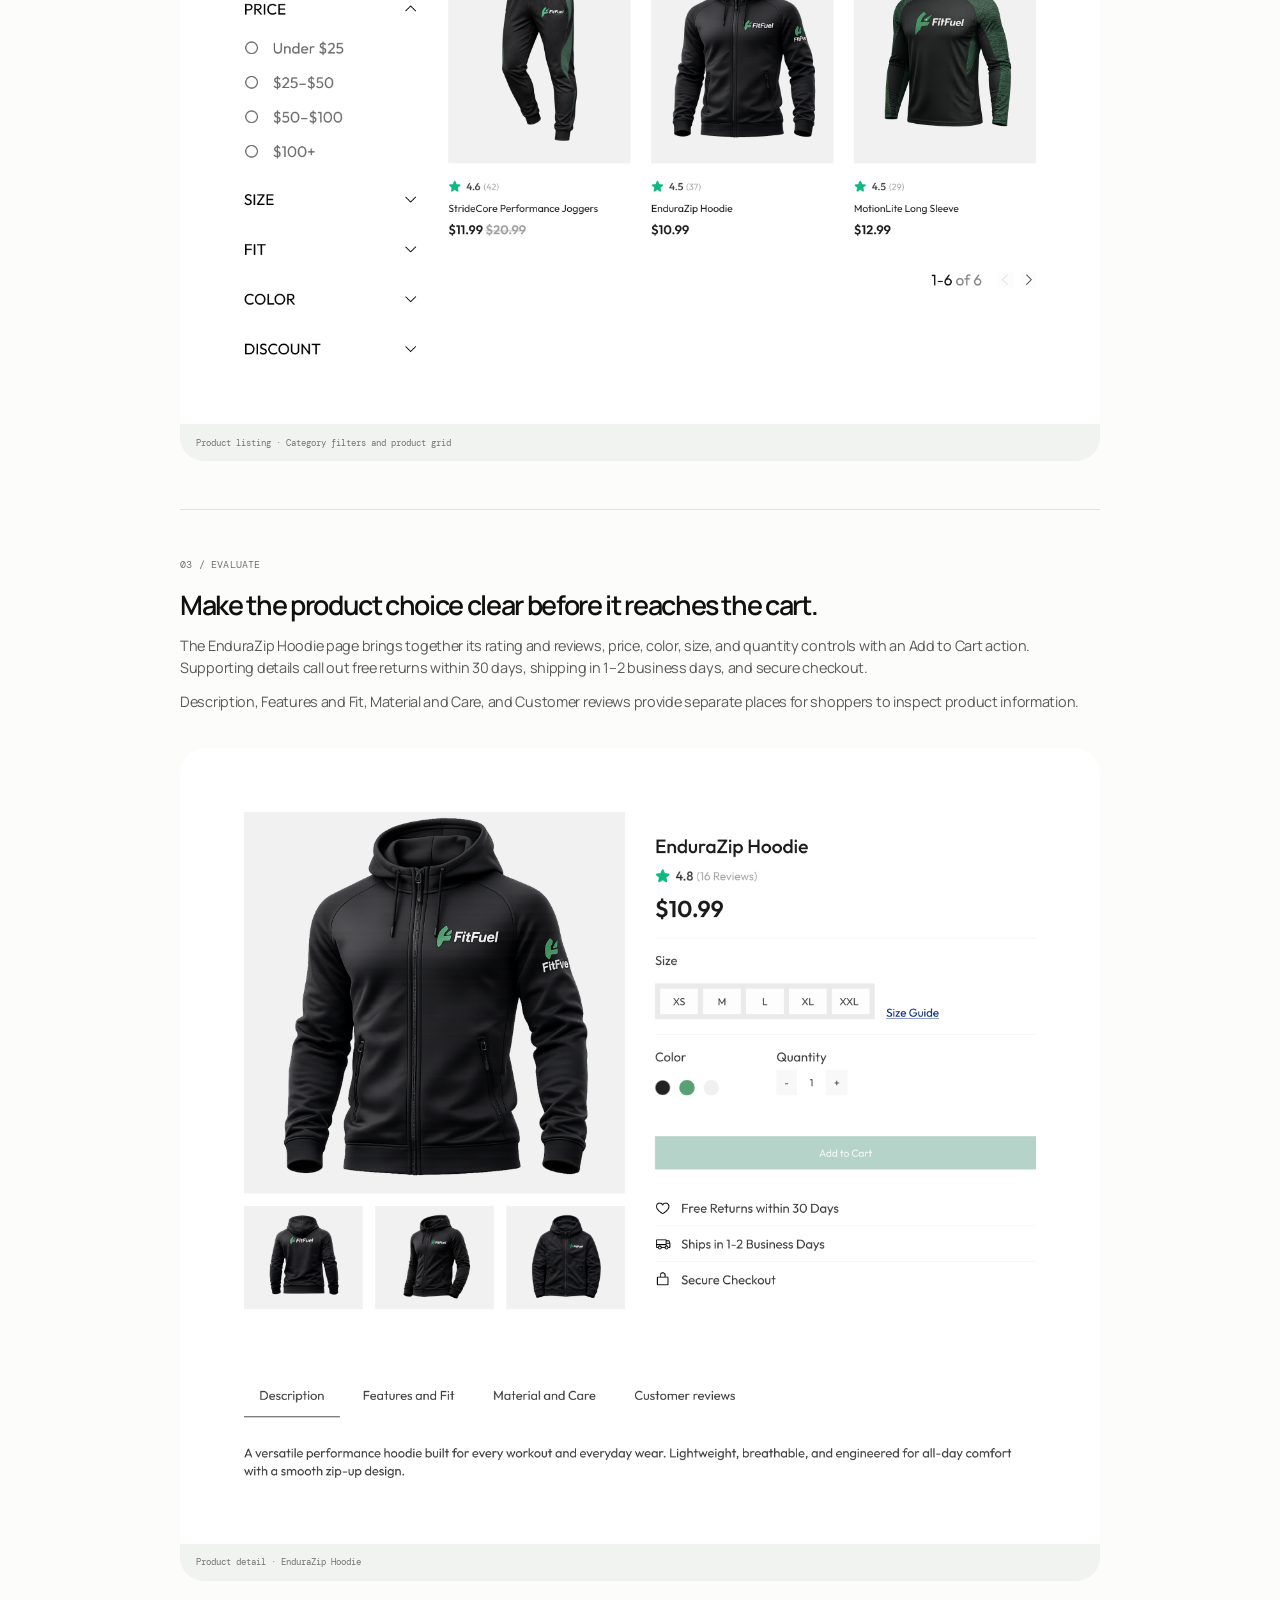
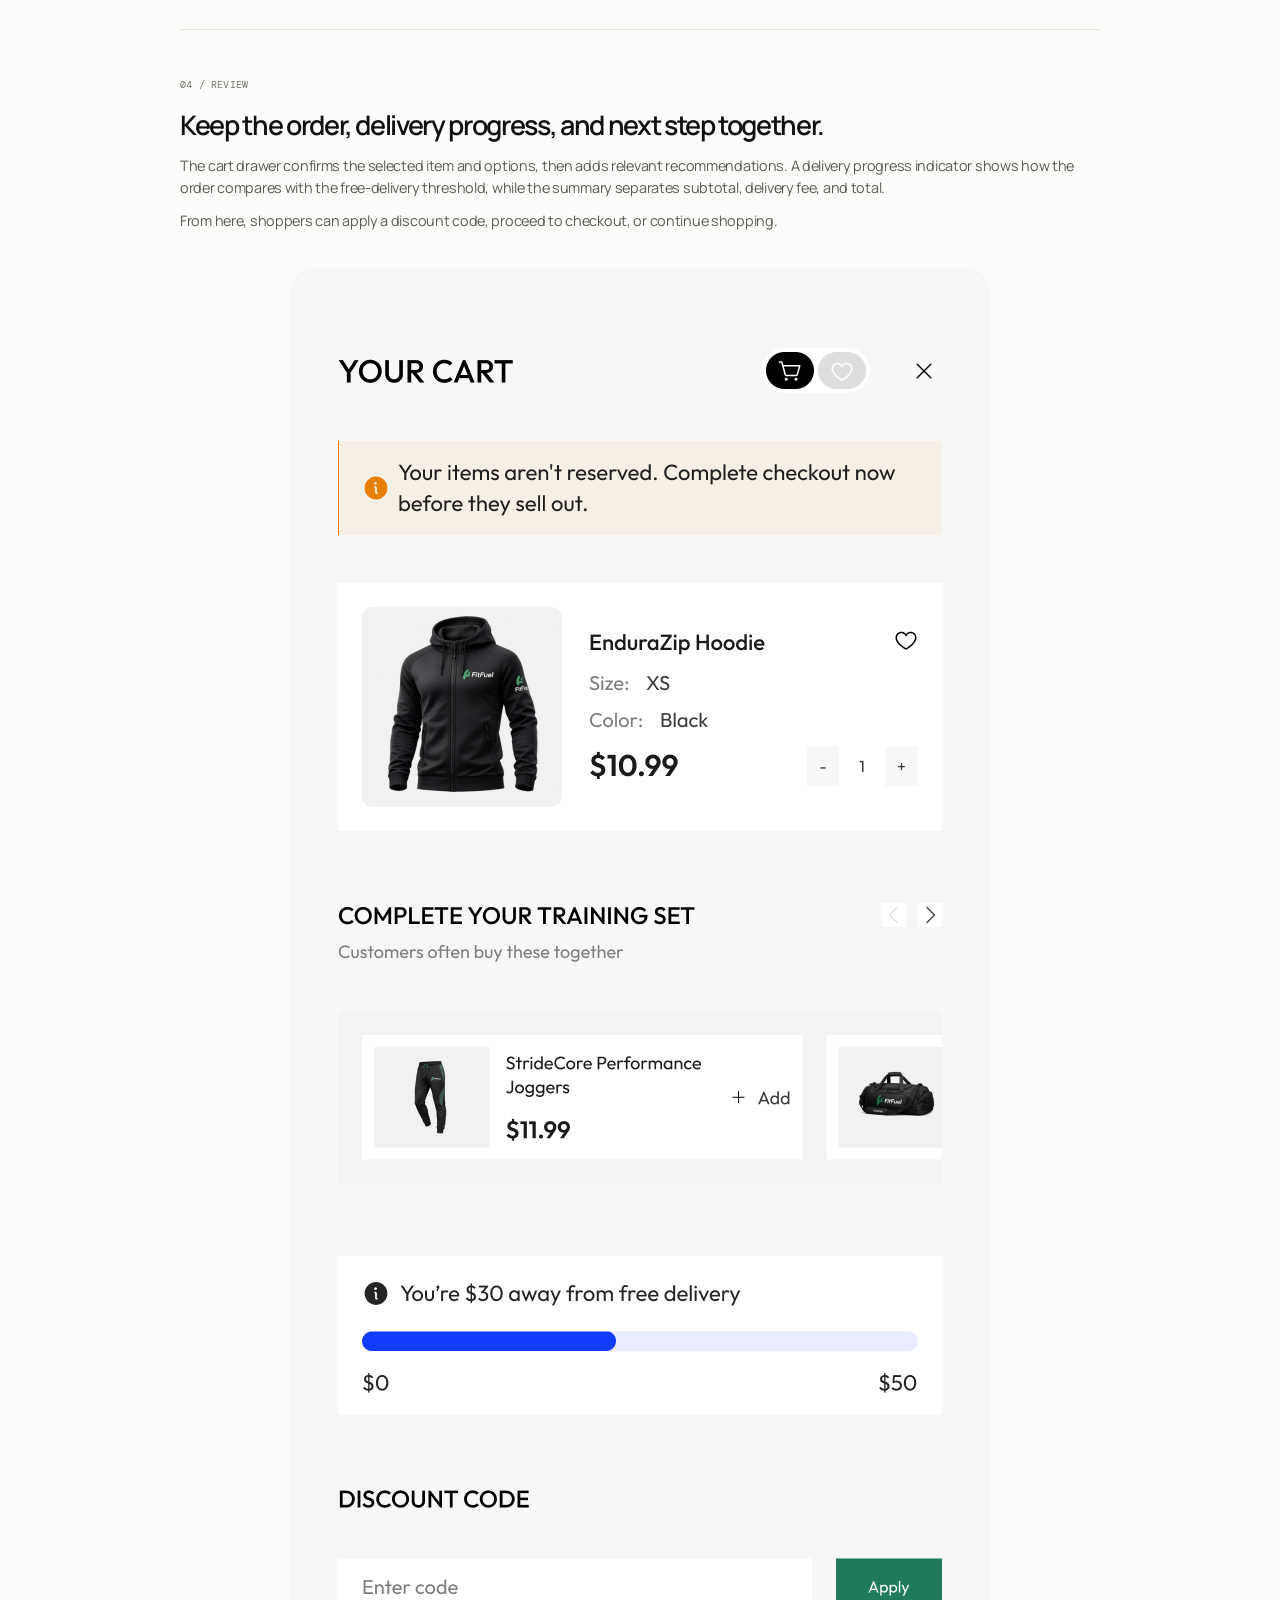
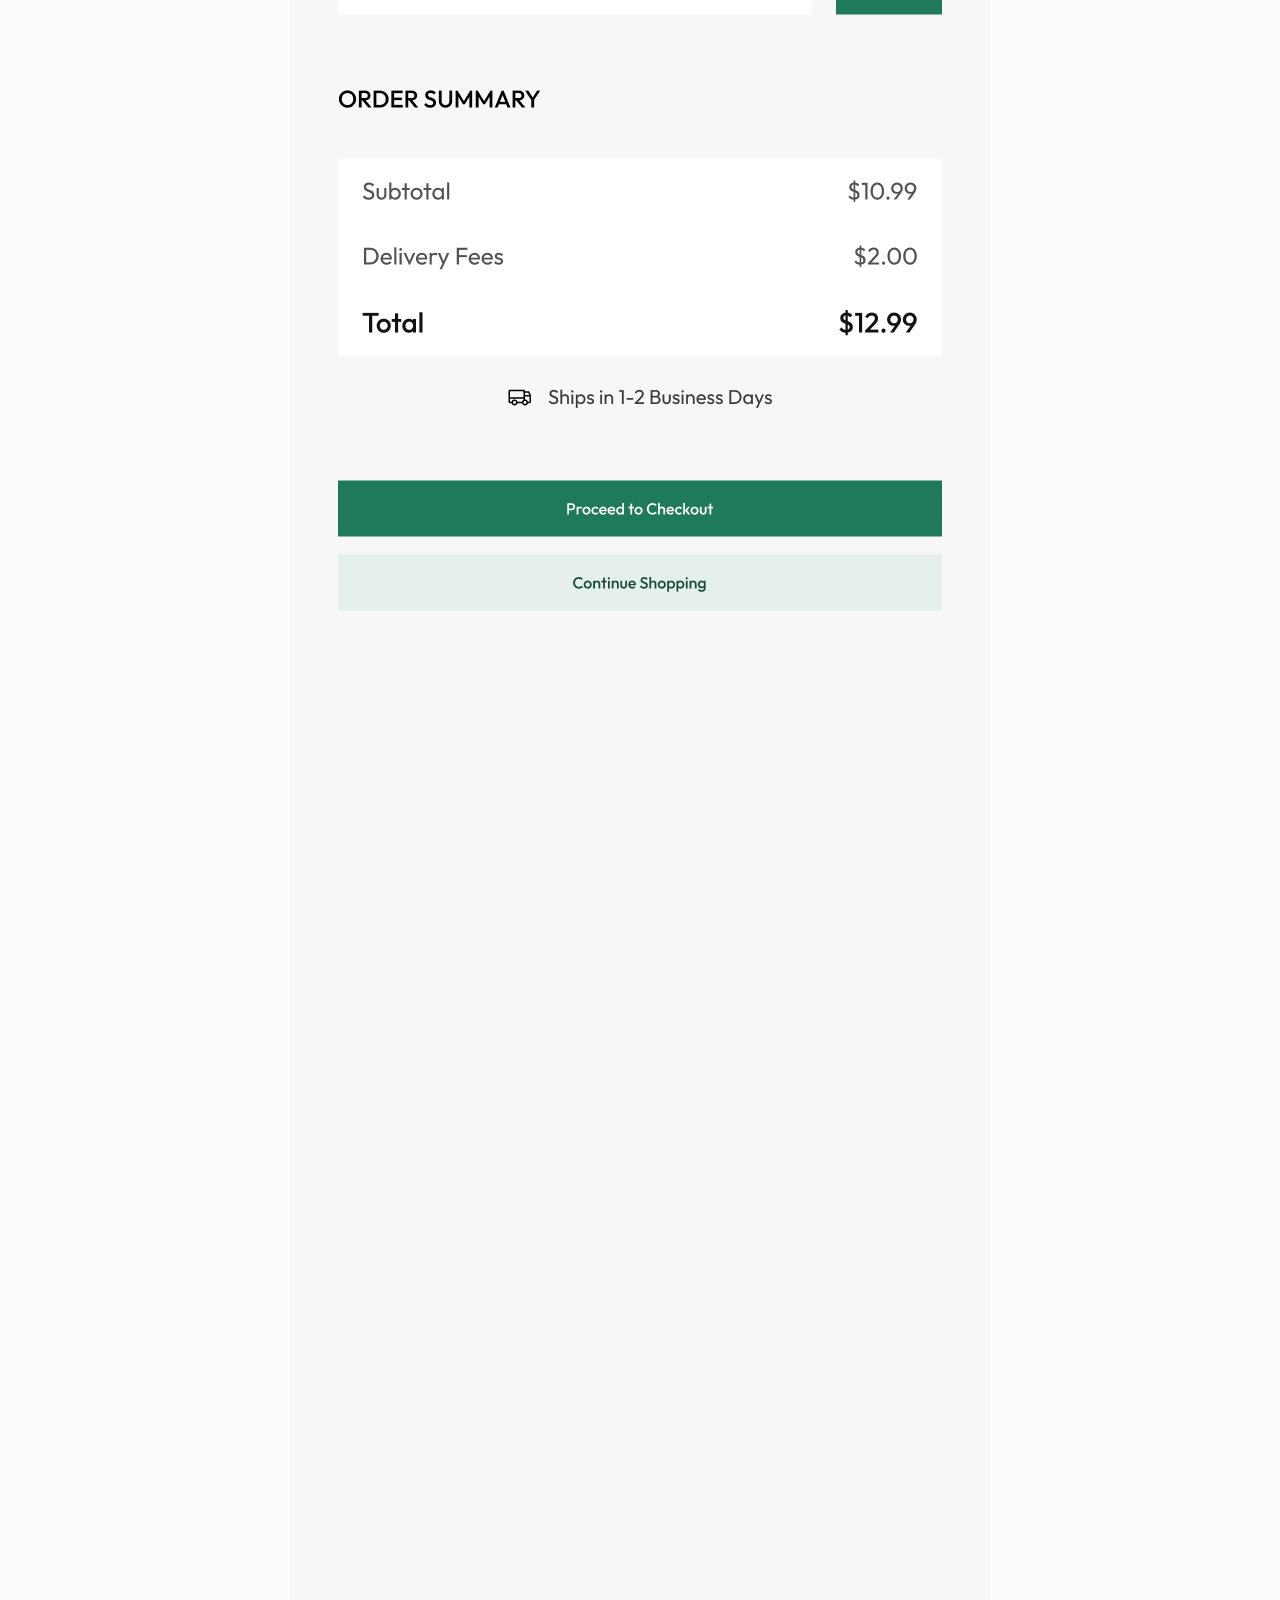
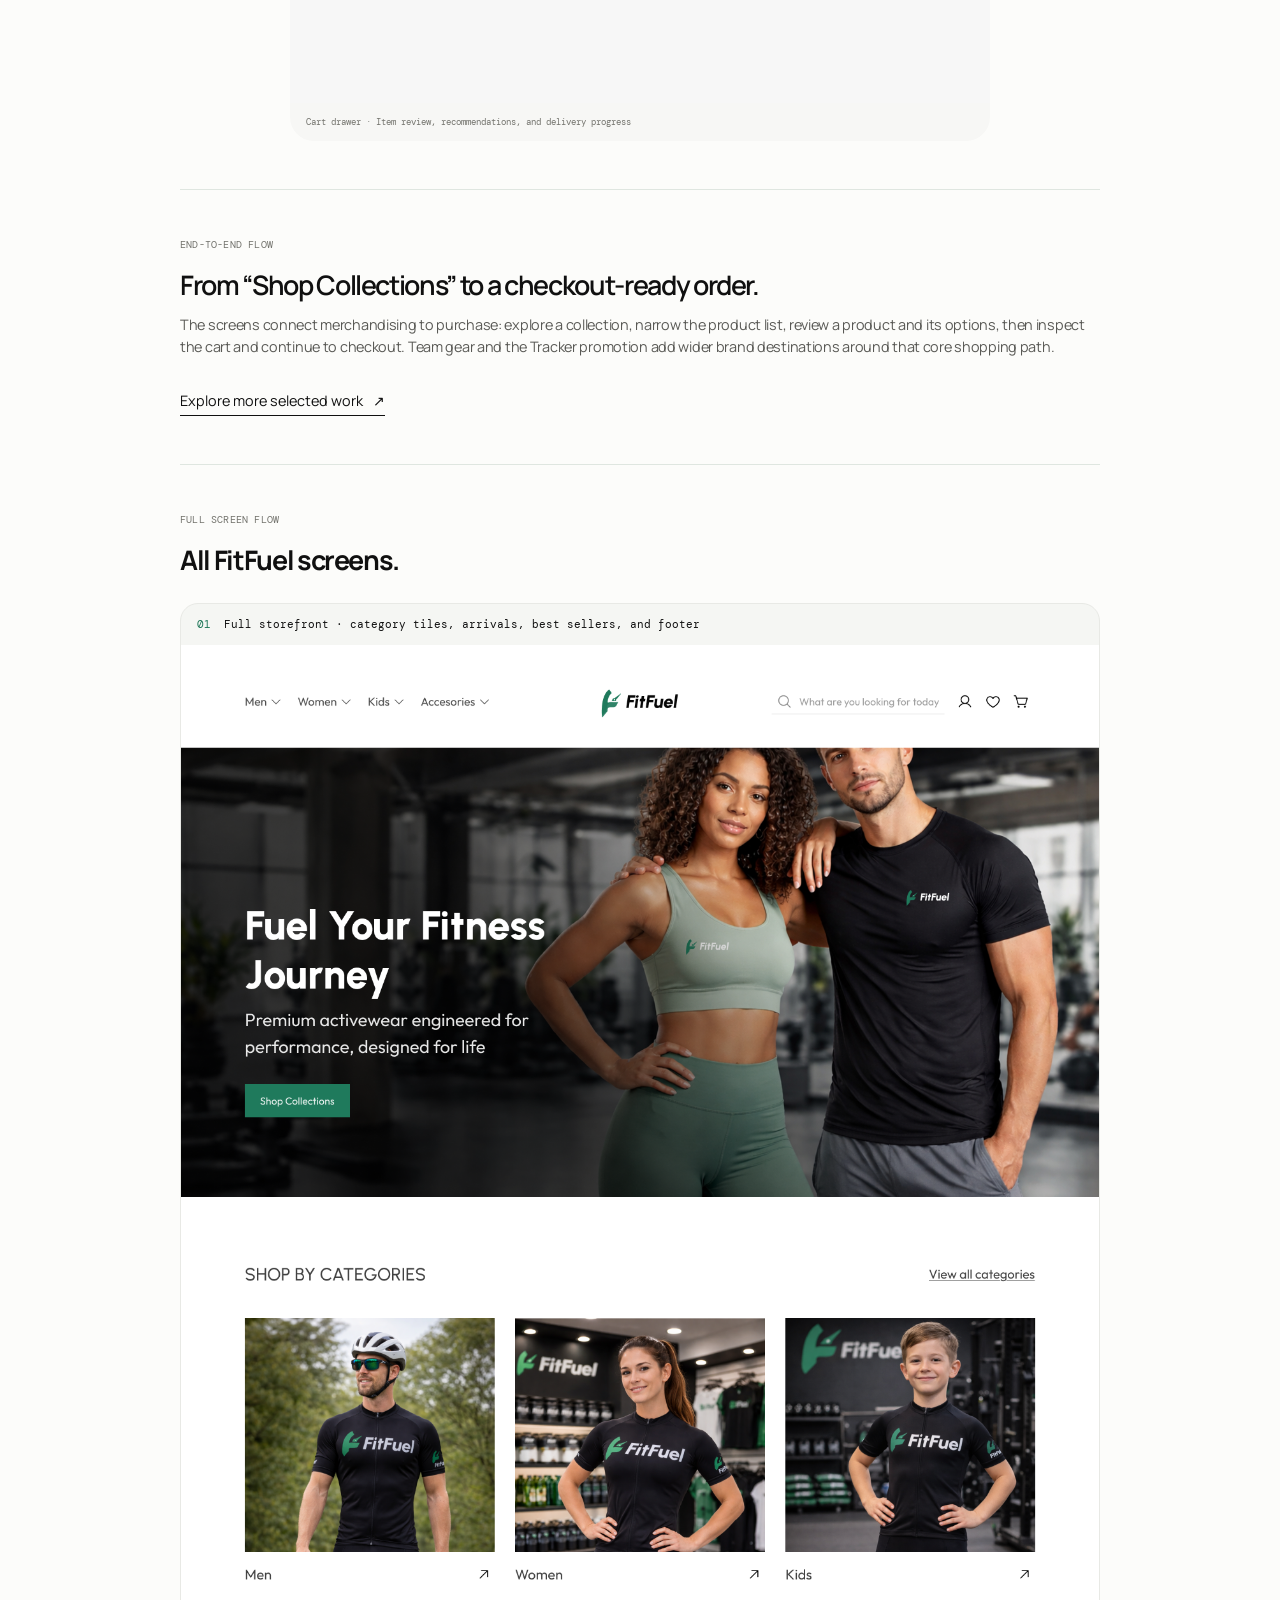
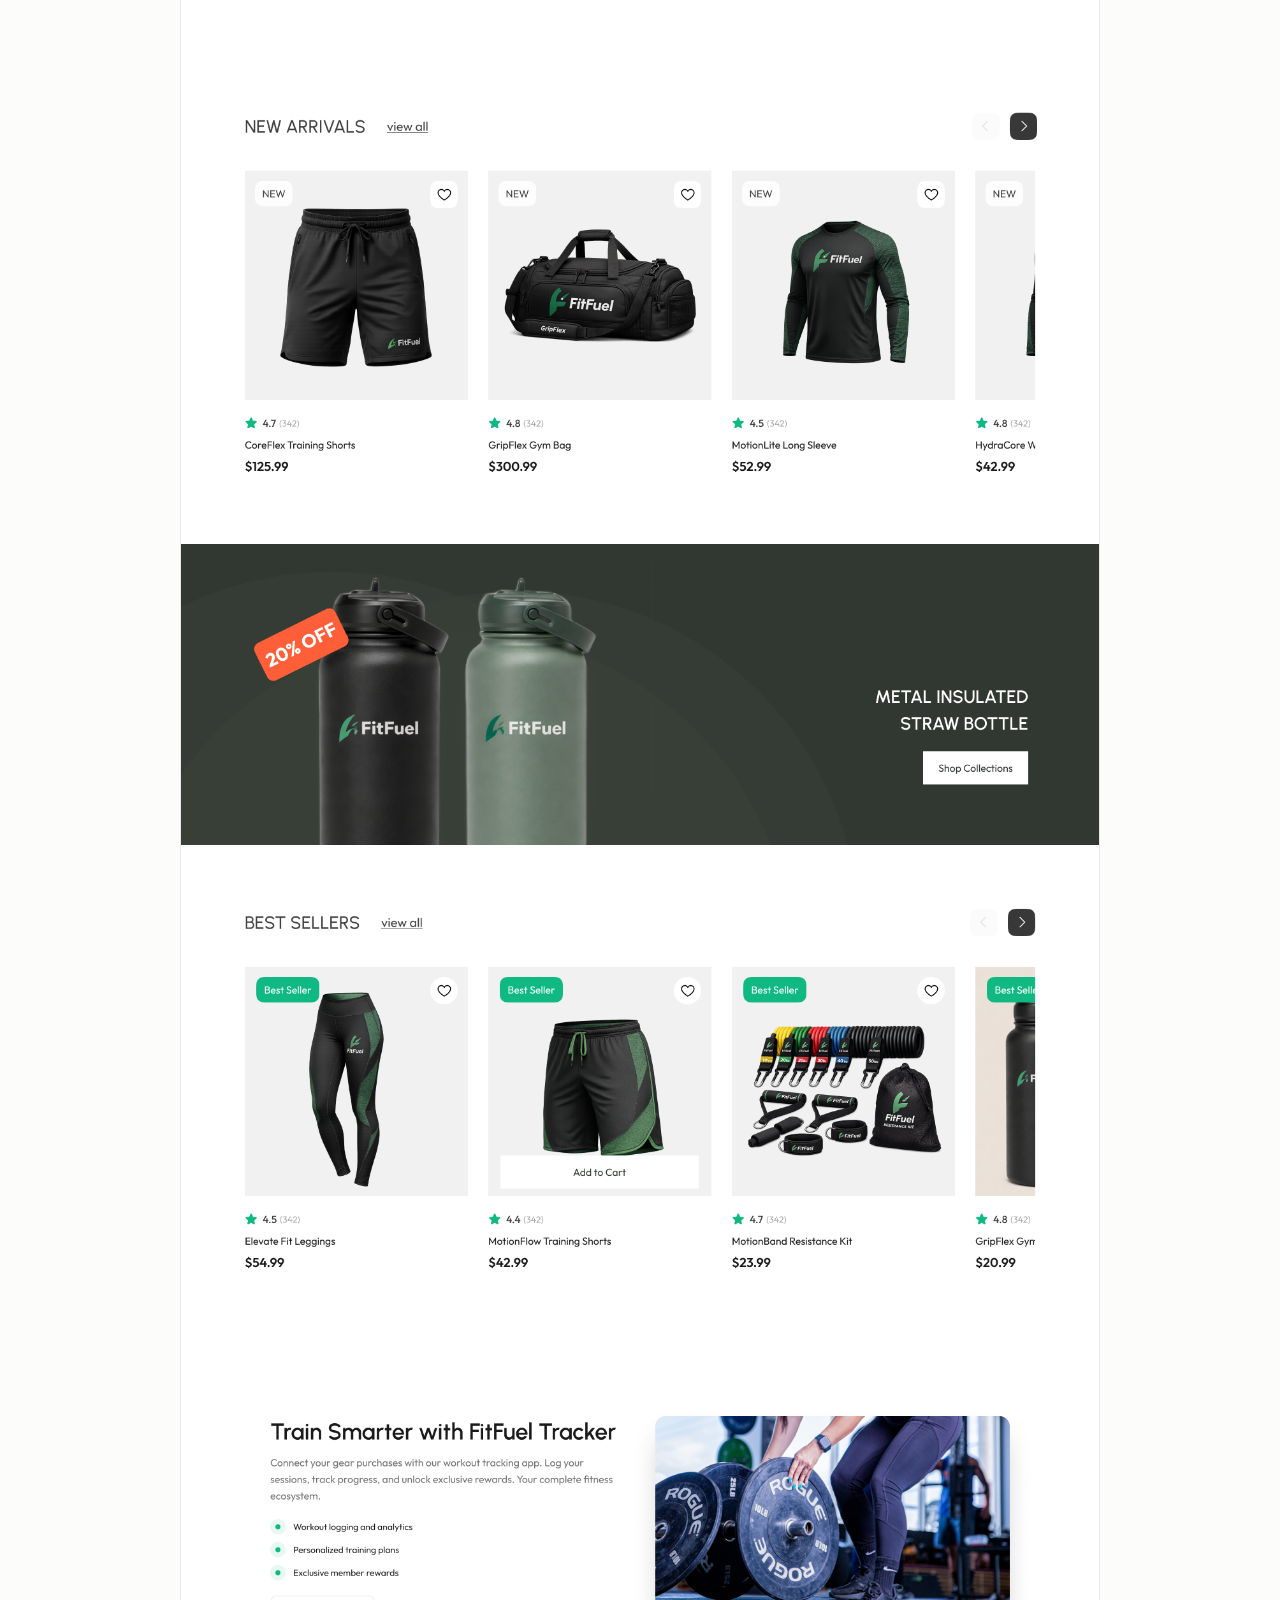
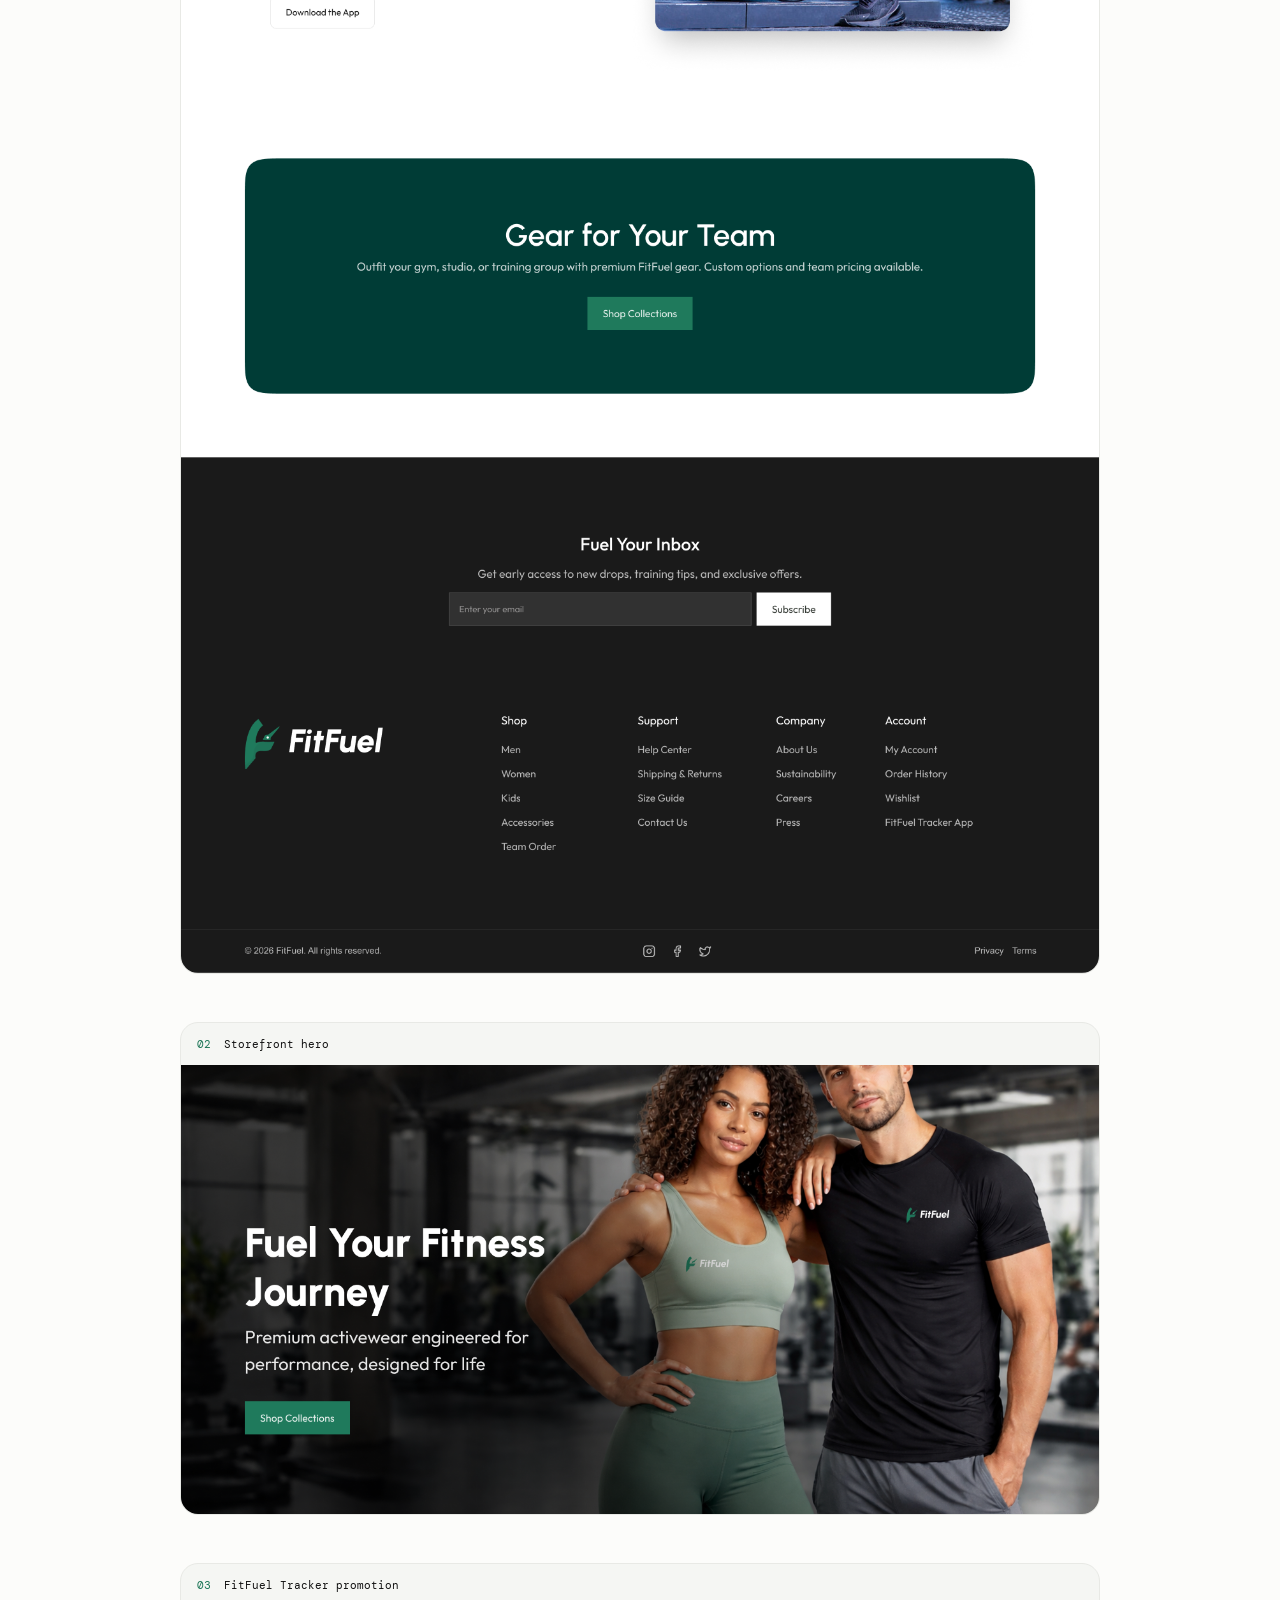
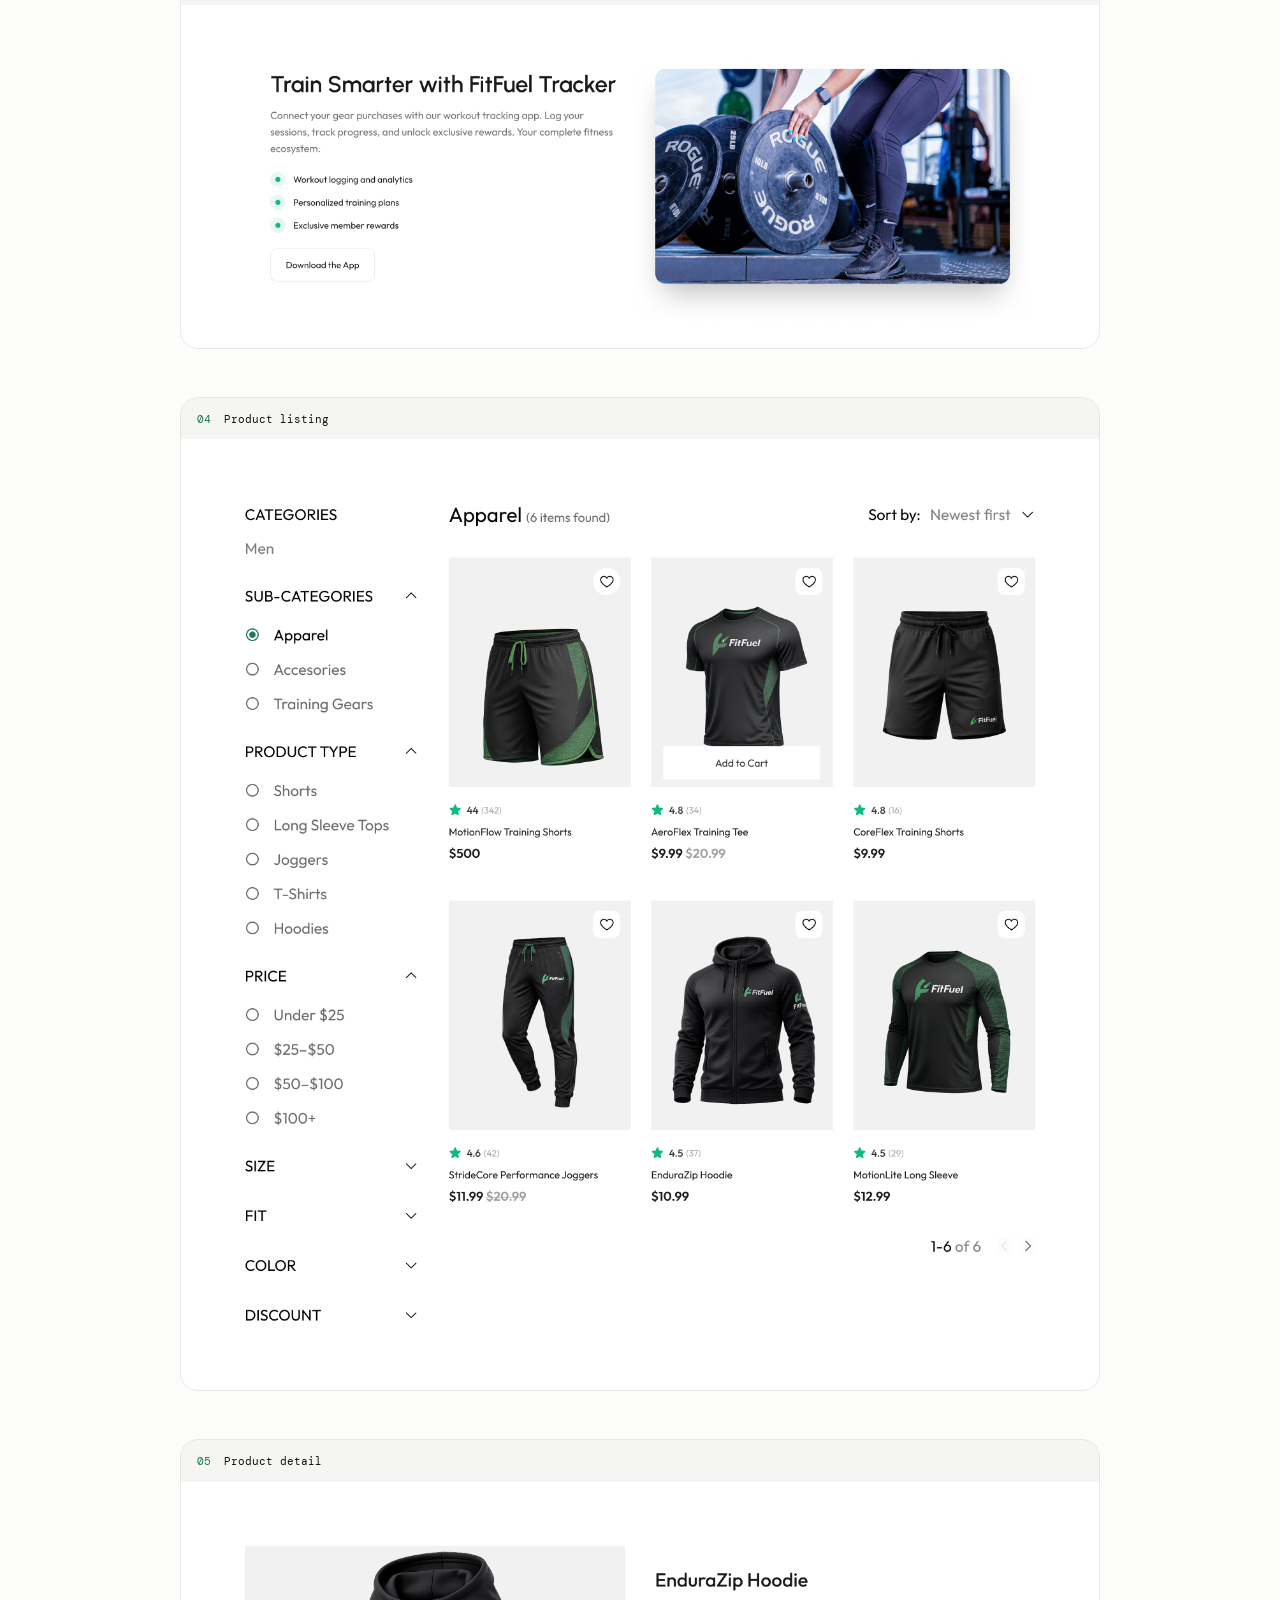
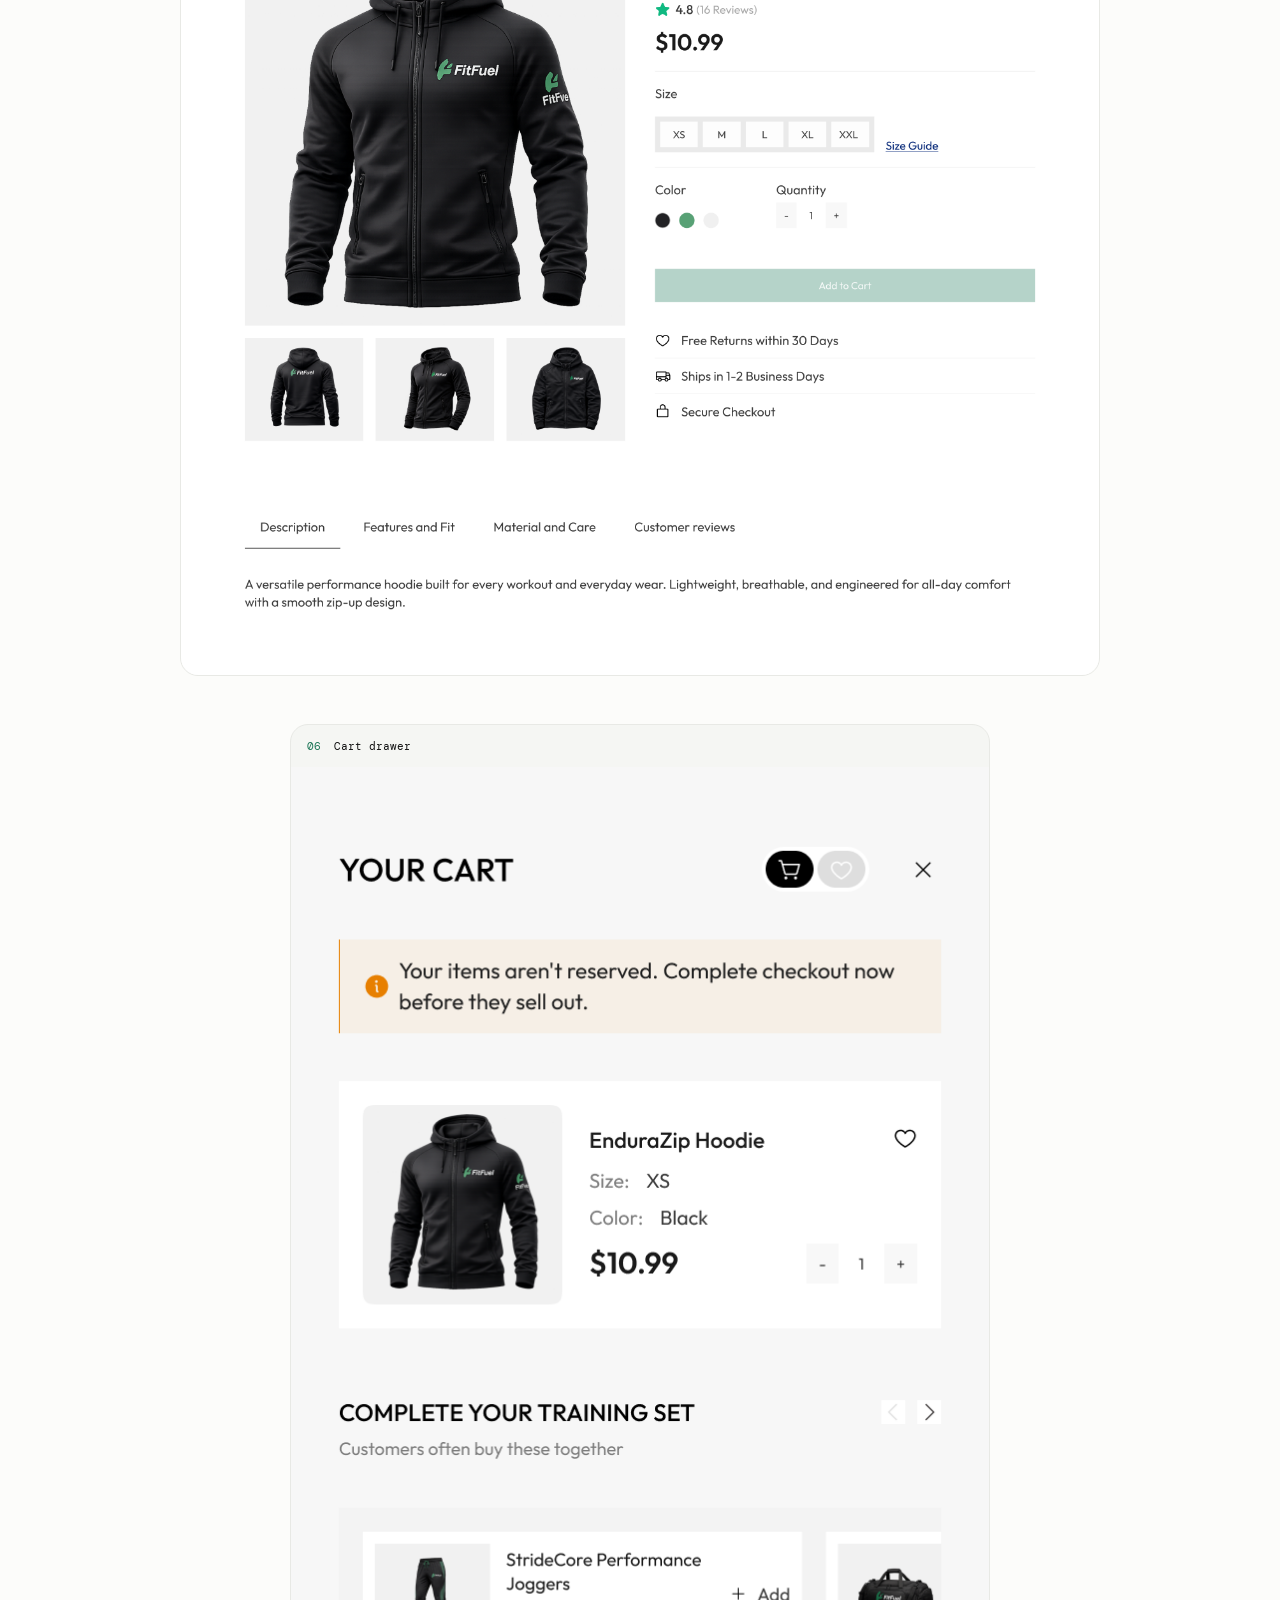
<file: fitfuel.html>
<!doctype html>
<html lang="en">
  <head>
    <meta charset="UTF-8" />
    <meta name="viewport" content="width=device-width, initial-scale=1.0" />
    <meta name="theme-color" content="#fcfcfa" />
    <meta name="description" content="A closer look at FitFuel’s activewear storefront, from collection discovery and product selection through cart and checkout." />
    <title>FitFuel — Paul Timilehin</title>
    <link rel="preconnect" href="https://fonts.googleapis.com" />
    <link rel="preconnect" href="https://fonts.gstatic.com" crossorigin />
    <link href="https://fonts.googleapis.com/css2?family=DM+Mono:wght@400;500&family=Manrope:wght@400;500;600;700;800&display=swap" rel="stylesheet" />
    <link rel="stylesheet" href="styles.css" />
    <script src="applyflow.js" defer></script>
    <script src="site-clock.js" defer></script>
  </head>
  <body class="case-study-page fitfuel-case">
    <div class="site-shell case-shell" id="top">
      <header class="site-header">
        <a class="wordmark" href="index.html" aria-label="Paul Timilehin, home">PT<span>.</span></a>
        <nav class="main-nav" id="main-nav" aria-label="Main navigation">
          <a href="index.html#work">Work</a>
          <a href="about.html">About me</a>
          <a href="index.html#contact">Contact</a>
        </nav>
        <a class="availability" href="index.html#contact"><span class="status-dot" aria-hidden="true"></span>Available for select projects</a>
        <button class="menu-toggle" type="button" aria-label="Open navigation" aria-controls="main-nav" aria-expanded="false"><span></span><span></span></button>
      </header>
      <div class="header-subline"><span class="location-clock">LAGOS, NG · <time id="lagos-clock" aria-label="Current local time in Lagos">--:--:-- WAT</time></span><span class="case-counter">CASE STUDY&nbsp; 02 / 03</span></div>

      <main>
        <section class="case-hero" aria-labelledby="case-title">
          <nav class="breadcrumb" aria-label="Breadcrumb">
            <a href="index.html">Home</a><span aria-hidden="true">/</span>
            <a href="index.html#work">Selected work</a><span aria-hidden="true">/</span>
            <span aria-current="page">FitFuel</span>
          </nav>
          <div class="case-title-row">
            <div>
              <div class="section-kicker">CASE STUDY</div>
              <h1 id="case-title">FitFuel: <span>Find the gear. Choose your fit. Keep moving.</span></h1>
            </div>
            <p class="case-deck">An activewear storefront that carries shoppers from collection discovery to cart.</p>
          </div>
          <div class="case-cover fitfuel-cover" aria-label="FitFuel storefront landing page hero">
            <img src="assets/fitfuel-hero.png" alt="FitFuel storefront hero with activewear models, the headline Fuel Your Fitness Journey, and a Shop Collections button" />
          </div>
        </section>

        <section class="case-facts" aria-label="Project details">
          <div><span>DESIGN FOCUS</span><p>E-commerce experience</p></div>
          <div><span>JOURNEY</span><p>Discover → browse → cart</p></div>
          <div><span>SCREENS</span><p>Storefront · listing · product · cart</p></div>
        </section>

        <section class="case-brief" aria-labelledby="brief-title">
          <div class="section-kicker">PROJECT BRIEF</div>
          <h2 id="brief-title">Bring the full gear-shopping journey into one connected storefront.</h2>
          <div class="brief-grid">
            <div><span>PROJECT TYPE</span><p>Activewear e-commerce storefront</p></div>
            <div><span>DESIGNED FOR</span><p>People shopping for training and everyday activewear</p></div>
            <div><span>DESIGN FOCUS</span><p>Collection discovery, product selection, and cart clarity</p></div>
          </div>
          <p class="brief-question"><strong>Design question</strong> How might a fitness storefront help shoppers find relevant gear, understand product options, and move confidently toward checkout?</p>
        </section>

        <section class="case-copy-grid" aria-labelledby="overview-title">
          <div class="section-kicker">OVERVIEW</div>
          <div class="case-copy">
            <h2 id="overview-title">Premium activewear, designed for performance and everyday life.</h2>
            <p>FitFuel brings apparel, training gear, and fitness accessories into one shopping experience. The Figma flow starts with collection discovery, then lets shoppers narrow the catalogue, compare product details, choose options, and review their cart before checkout.</p>
            <p>The landing page also introduces team gear and FitFuel Tracker, extending the storefront into group orders and workout tracking.</p>
          </div>
        </section>

        <section class="case-copy-grid" aria-labelledby="discovery-title">
          <div class="section-kicker">01 / DISCOVER</div>
          <div class="case-copy">
            <h2 id="discovery-title">Start with collections, then surface reasons to explore.</h2>
            <p>The storefront opens with “Fuel Your Fitness Journey” and a direct Shop Collections action. Men, Women, and Kids categories sit alongside new arrivals and best sellers, giving shoppers several entry points into the catalogue.</p>
            <p>Further down, the page promotes team gear and FitFuel Tracker. Its feature list calls out workout logging and analytics, personalized training plans, and member rewards.</p>
          </div>
          <figure class="fitfuel-visual fitfuel-discovery-visual">
            <img src="assets/fitfuel-tracker.png" alt="FitFuel landing page promotion for the FitFuel Tracker app, with workout logging, training plans, member rewards, and a download button" loading="lazy" decoding="async" />
            <figcaption>Storefront promotion · FitFuel Tracker</figcaption>
          </figure>
        </section>

        <section class="case-copy-grid" aria-labelledby="browse-title">
          <div class="section-kicker">02 / BROWSE</div>
          <div class="case-copy">
            <h2 id="browse-title">Give shoppers useful ways to narrow the range.</h2>
            <p>The product listing places category navigation and filters beside the product grid. Shoppers can sort by newest and filter by product type, price, fit, size, color, and discount. Product cards keep imagery, names, prices, and ratings visible while scanning.</p>
          </div>
          <figure class="fitfuel-visual">
            <img src="assets/fitfuel-listing.png" alt="FitFuel product listing with product cards and filters for product type, price, fit, size, color, and discount" loading="lazy" decoding="async" />
            <figcaption>Product listing · Category filters and product grid</figcaption>
          </figure>
        </section>

        <section class="case-copy-grid" aria-labelledby="product-title">
          <div class="section-kicker">03 / EVALUATE</div>
          <div class="case-copy">
            <h2 id="product-title">Make the product choice clear before it reaches the cart.</h2>
            <p>The EnduraZip Hoodie page brings together its rating and reviews, price, color, size, and quantity controls with an Add to Cart action. Supporting details call out free returns within 30 days, shipping in 1–2 business days, and secure checkout.</p>
            <p>Description, Features and Fit, Material and Care, and Customer reviews provide separate places for shoppers to inspect product information.</p>
          </div>
          <figure class="fitfuel-visual">
            <img src="assets/fitfuel-product.png" alt="EnduraZip Hoodie product page showing ratings, price, color and size selection, quantity, Add to Cart, and product information tabs" loading="lazy" decoding="async" />
            <figcaption>Product detail · EnduraZip Hoodie</figcaption>
          </figure>
        </section>

        <section class="case-copy-grid" aria-labelledby="cart-title">
          <div class="section-kicker">04 / REVIEW</div>
          <div class="case-copy">
            <h2 id="cart-title">Keep the order, delivery progress, and next step together.</h2>
            <p>The cart drawer confirms the selected item and options, then adds relevant recommendations. A delivery progress indicator shows how the order compares with the free-delivery threshold, while the summary separates subtotal, delivery fee, and total.</p>
            <p>From here, shoppers can apply a discount code, proceed to checkout, or continue shopping.</p>
          </div>
          <figure class="fitfuel-visual fitfuel-cart-visual">
            <img src="assets/fitfuel-cart.png" alt="FitFuel cart drawer with the selected hoodie, complementary product recommendations, free delivery progress, order summary, and checkout actions" loading="lazy" decoding="async" />
            <figcaption>Cart drawer · Item review, recommendations, and delivery progress</figcaption>
          </figure>
        </section>

        <section class="case-copy-grid" aria-labelledby="flow-title">
          <div class="section-kicker">END-TO-END FLOW</div>
          <div class="case-copy">
            <h2 id="flow-title">From “Shop Collections” to a checkout-ready order.</h2>
            <p>The screens connect merchandising to purchase: explore a collection, narrow the product list, review a product and its options, then inspect the cart and continue to checkout. Team gear and the Tracker promotion add wider brand destinations around that core shopping path.</p>
            <a class="case-next" href="index.html#work">Explore more selected work <span aria-hidden="true">↗</span></a>
          </div>
        </section>

        <section class="fitfuel-screen-sequence" aria-labelledby="flow-image-title">
          <div class="section-kicker">FULL SCREEN FLOW</div>
          <h2 id="flow-image-title">All FitFuel screens.</h2>
          <div class="fitfuel-full-screens">
            <figure><figcaption><span>01</span> Full storefront · category tiles, arrivals, best sellers, and footer</figcaption><img src="assets/fitfuel-home-full.png" alt="Complete FitFuel storefront screen showing category tiles, new arrivals, best sellers, category promotions, newsletter signup, and footer" loading="lazy" decoding="async" /></figure>
            <figure><figcaption><span>02</span> Storefront hero</figcaption><img src="assets/fitfuel-hero.png" alt="FitFuel storefront hero with activewear models and collection links" loading="lazy" decoding="async" /></figure>
            <figure><figcaption><span>03</span> FitFuel Tracker promotion</figcaption><img src="assets/fitfuel-tracker.png" alt="FitFuel landing page section promoting the workout tracker app" loading="lazy" decoding="async" /></figure>
            <figure><figcaption><span>04</span> Product listing</figcaption><img src="assets/fitfuel-listing.png" alt="FitFuel apparel product listing with category filters and product grid" loading="lazy" decoding="async" /></figure>
            <figure><figcaption><span>05</span> Product detail</figcaption><img src="assets/fitfuel-product.png" alt="FitFuel product detail screen for the EnduraZip Hoodie" loading="lazy" decoding="async" /></figure>
            <figure class="fitfuel-full-screen-cart"><figcaption><span>06</span> Cart drawer</figcaption><img src="assets/fitfuel-cart.png" alt="Full-height FitFuel cart drawer with item details, product recommendations, delivery progress, and order summary" loading="lazy" decoding="async" /></figure>
          </div>
        </section>
      </main>

      <footer class="site-footer">
        <a class="wordmark" href="index.html">PT<span>.</span></a>
        <span>© <span id="year">2026</span> PAUL TIMILEHIN</span>
        <a class="back-top" href="#top">BACK TO TOP ↑</a>
      </footer>
    </div>
  </body>
</html>
</file>
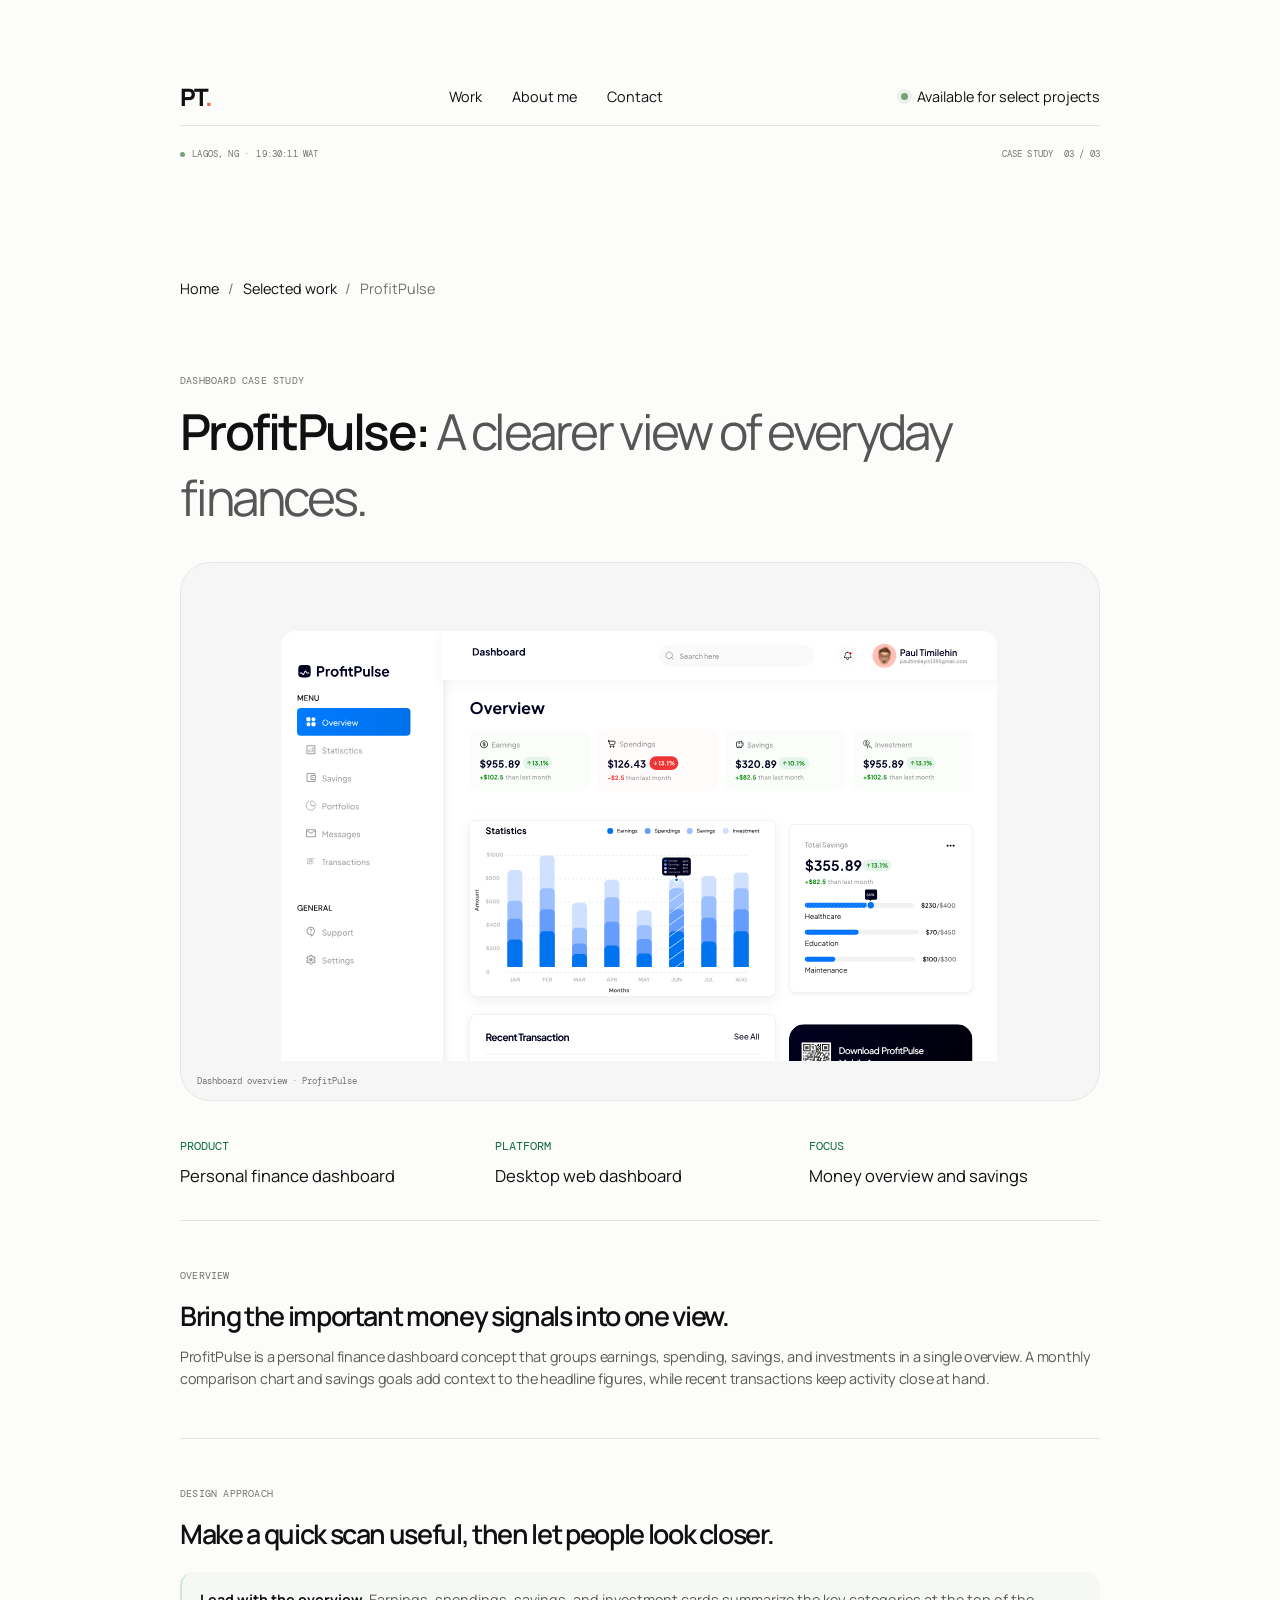
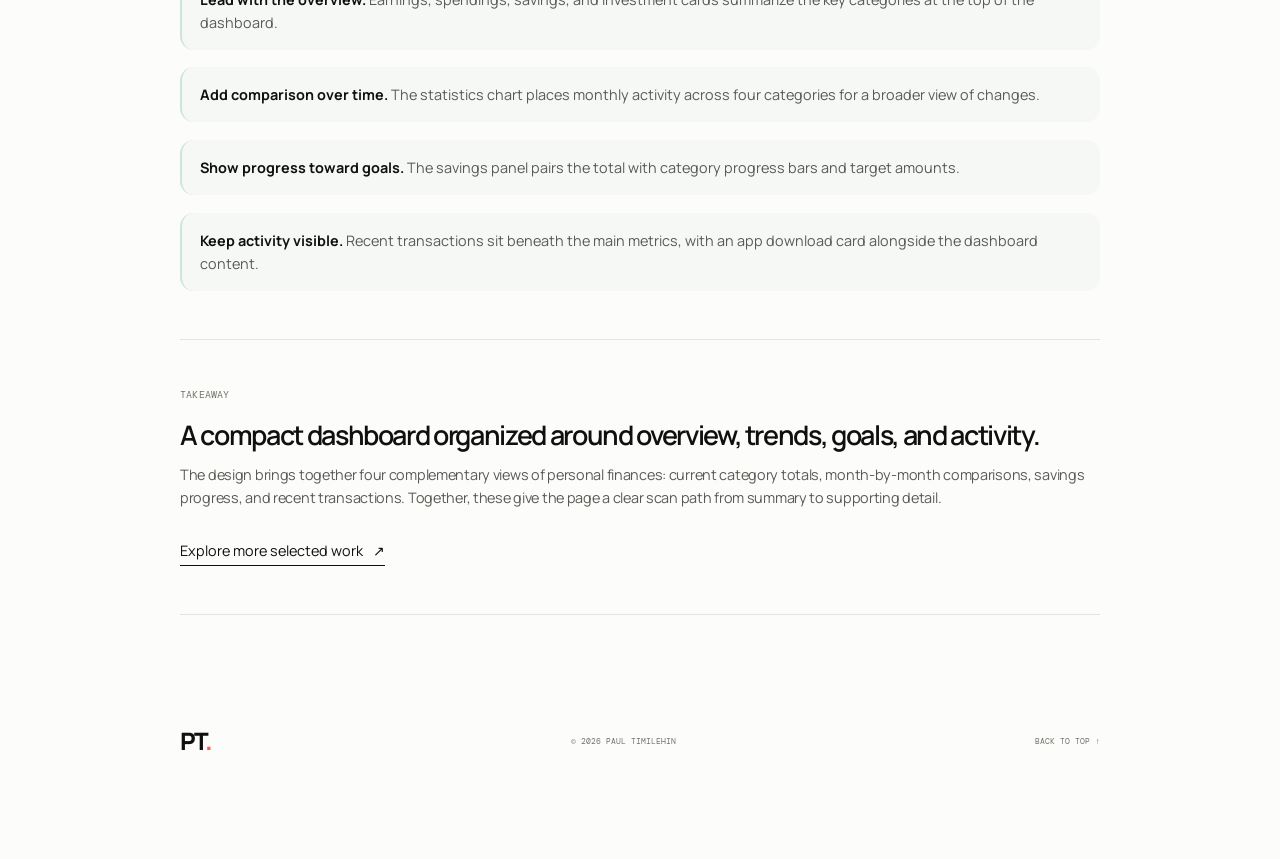
<file: profitpulse.html>
<!doctype html>
<html lang="en">
  <head>
    <meta charset="UTF-8" />
    <meta name="viewport" content="width=device-width, initial-scale=1.0" />
    <meta name="theme-color" content="#fcfcfa" />
    <meta name="description" content="A concise look at the ProfitPulse personal finance dashboard concept and how it brings balances, spending, savings, and investments together." />
    <title>ProfitPulse — Paul Timilehin</title>
    <link rel="preconnect" href="https://fonts.googleapis.com" />
    <link rel="preconnect" href="https://fonts.gstatic.com" crossorigin />
    <link href="https://fonts.googleapis.com/css2?family=DM+Mono:wght@400;500&family=Manrope:wght@400;500;600;700;800&display=swap" rel="stylesheet" />
    <link rel="stylesheet" href="styles.css" />
    <script src="applyflow.js" defer></script>
    <script src="site-clock.js" defer></script>
  </head>
  <body class="case-study-page profitpulse-case">
    <div class="site-shell case-shell" id="top">
      <header class="site-header">
        <a class="wordmark" href="index.html" aria-label="Paul Timilehin, home">PT<span>.</span></a>
        <nav class="main-nav" id="main-nav" aria-label="Main navigation">
          <a href="index.html#work">Work</a>
          <a href="about.html">About me</a>
          <a href="index.html#contact">Contact</a>
        </nav>
        <a class="availability" href="index.html#contact"><span class="status-dot" aria-hidden="true"></span>Available for select projects</a>
        <button class="menu-toggle" type="button" aria-label="Open navigation" aria-controls="main-nav" aria-expanded="false"><span></span><span></span></button>
      </header>
      <div class="header-subline"><span class="location-clock">LAGOS, NG · <time id="lagos-clock" aria-label="Current local time in Lagos">--:--:-- WAT</time></span><span class="case-counter">CASE STUDY&nbsp; 03 / 03</span></div>

      <main>
        <section class="case-hero" aria-labelledby="case-title">
          <nav class="breadcrumb" aria-label="Breadcrumb">
            <a href="index.html">Home</a><span aria-hidden="true">/</span>
            <a href="index.html#work">Selected work</a><span aria-hidden="true">/</span>
            <span aria-current="page">ProfitPulse</span>
          </nav>
          <div class="case-title-row">
            <div>
              <div class="section-kicker">DASHBOARD CASE STUDY</div>
              <h1 id="case-title">ProfitPulse: <span>A clearer view of everyday finances.</span></h1>
            </div>
            <p class="case-deck">A finance dashboard concept for tracking money across key categories.</p>
          </div>
          <figure class="profitpulse-cover">
            <img src="assets/profitpulse-mockup.svg" alt="ProfitPulse desktop dashboard showing earnings, spending, savings, investments, a monthly chart, savings goals, recent transactions, and a mobile app download card" />
            <figcaption>Dashboard overview · ProfitPulse</figcaption>
          </figure>
        </section>

        <section class="case-facts" aria-label="Project details">
          <div><span>PRODUCT</span><p>Personal finance dashboard</p></div>
          <div><span>PLATFORM</span><p>Desktop web dashboard</p></div>
          <div><span>FOCUS</span><p>Money overview and savings</p></div>
        </section>

        <section class="case-copy-grid" aria-labelledby="overview-title">
          <div class="section-kicker">OVERVIEW</div>
          <div class="case-copy">
            <h2 id="overview-title">Bring the important money signals into one view.</h2>
            <p>ProfitPulse is a personal finance dashboard concept that groups earnings, spending, savings, and investments in a single overview. A monthly comparison chart and savings goals add context to the headline figures, while recent transactions keep activity close at hand.</p>
          </div>
        </section>

        <section class="case-copy-grid" aria-labelledby="design-title">
          <div class="section-kicker">DESIGN APPROACH</div>
          <div class="case-copy">
            <h2 id="design-title">Make a quick scan useful, then let people look closer.</h2>
            <ul class="decision-list">
              <li><strong>Lead with the overview.</strong> Earnings, spendings, savings, and investment cards summarize the key categories at the top of the dashboard.</li>
              <li><strong>Add comparison over time.</strong> The statistics chart places monthly activity across four categories for a broader view of changes.</li>
              <li><strong>Show progress toward goals.</strong> The savings panel pairs the total with category progress bars and target amounts.</li>
              <li><strong>Keep activity visible.</strong> Recent transactions sit beneath the main metrics, with an app download card alongside the dashboard content.</li>
            </ul>
          </div>
        </section>

        <section class="case-copy-grid" aria-labelledby="takeaway-title">
          <div class="section-kicker">TAKEAWAY</div>
          <div class="case-copy">
            <h2 id="takeaway-title">A compact dashboard organized around overview, trends, goals, and activity.</h2>
            <p>The design brings together four complementary views of personal finances: current category totals, month-by-month comparisons, savings progress, and recent transactions. Together, these give the page a clear scan path from summary to supporting detail.</p>
            <a class="case-next" href="index.html#work">Explore more selected work <span aria-hidden="true">↗</span></a>
          </div>
        </section>
      </main>

      <footer class="site-footer">
        <a class="wordmark" href="index.html">PT<span>.</span></a>
        <span>© <span id="year">2026</span> PAUL TIMILEHIN</span>
        <a class="back-top" href="#top">BACK TO TOP ↑</a>
      </footer>
    </div>
  </body>
</html>
</file>
<file: styles.css>
:root {
  color-scheme: light;
  /* Material-inspired semantic roles, adapted to the portfolio palette. */
  --md-primary: #445947;
  --md-on-primary: #fcfcfa;
  --md-primary-container: #e8eee7;
  --md-on-primary-container: #243428;
  --md-surface: #fcfcfa;
  --md-surface-container: #f6f6f5;
  --md-on-surface: #101010;
  --md-on-surface-variant: #73736d;
  --md-outline: #e5e4df;
  --md-accent: #ed694d;
  --paper: var(--md-surface);
  --ink: var(--md-on-surface);
  --muted: var(--md-on-surface-variant);
  --line: var(--md-outline);
  --soft: var(--md-surface-container);
  --orange: #ed694d;
  --sage: #83957e;
  --lilac: #c8b9df;
  --green: var(--md-primary);
  --page-gutter: 180px;
  --space-1: 4px;
  --space-2: 8px;
  --space-3: 12px;
  --space-4: 16px;
  --space-5: 24px;
  --space-6: 32px;
  --space-7: 48px;
  --shape-sm: 12px;
  --shape-md: 16px;
  --shape-lg: 24px;
  --shape-xl: 32px;
  --motion-fast: 180ms;
  --motion-medium: 300ms;
  --motion-slow: 500ms;
  --mono: "DM Mono", monospace;
  --sans: "Manrope", "DM Sans", sans-serif;
  --type-xs: clamp(0.7rem, 0.67rem + 0.12vw, 0.8rem);
  --type-sm: clamp(0.8rem, 0.74rem + 0.2vw, 0.95rem);
  --type-base: clamp(0.94rem, 0.88rem + 0.2vw, 1.06rem);
  --type-lg: clamp(1.12rem, 1rem + 0.42vw, 1.4rem);
  --type-xl: clamp(1.45rem, 1.2rem + 0.85vw, 2rem);
  --type-display: clamp(2.3rem, 1.2rem + 5vw, 5rem);
  --ease: cubic-bezier(.2,.75,.25,1);
  --motion-standard: cubic-bezier(.2,0,0,1);
}

* { box-sizing: border-box; }
html { scroll-behavior: smooth; scroll-padding-top: 30px; }
body {
  margin: 0;
  background: var(--paper);
  color: var(--ink);
  font-family: var(--sans);
  -webkit-font-smoothing: antialiased;
  overflow-x: hidden;
}
button, a { -webkit-tap-highlight-color: transparent; }
button { font: inherit; }
::selection { color: #fff; background: var(--green); }
.site-shell { max-width: 1600px; margin: 0 auto; padding: 68px var(--page-gutter); }
a:focus-visible, button:focus-visible {
  outline: 2px solid var(--orange);
  outline-offset: 4px;
}

.site-header {
  height: 58px;
  border-bottom: 1px solid var(--line);
  display: flex;
  align-items: center;
  justify-content: space-between;
  position: relative;
  z-index: 10;
}
.wordmark {
  color: var(--ink);
  text-decoration: none;
  font-size: 24px;
  font-weight: 800;
  line-height: 1;
  letter-spacing: -2px;
}
.wordmark span { color: var(--orange); }
.main-nav {
  display: flex;
  align-items: center;
  gap: 30px;
  margin: 0 auto;
}
.main-nav a, .availability {
  color: var(--ink);
  font-size: var(--type-sm);
  text-decoration: none;
  transition: color var(--motion-fast) ease;
}
.main-nav a { min-height: 44px; display: inline-flex; align-items: center; }
.main-nav a { position: relative; transition: color var(--motion-fast) ease, transform var(--motion-fast) var(--ease); }
.main-nav a::after {
  position: absolute;
  right: 0;
  bottom: 5px;
  left: 0;
  height: 1px;
  background: currentColor;
  content: "";
  transform: scaleX(0);
  transform-origin: left;
  transition: transform var(--motion-fast) var(--ease);
}
.main-nav a:hover, .main-nav a[aria-current="page"] { transform: translateY(-1px); }
.main-nav a:hover::after, .main-nav a[aria-current="page"]::after { transform: scaleX(1); }
.menu-toggle { min-width: 44px; min-height: 44px; }
.main-nav a:hover, .availability:hover { color: var(--orange); }
.availability { display: flex; align-items: center; gap: 9px; }
.status-dot {
  width: 7px;
  height: 7px;
  border-radius: 50%;
  background: #77a17b;
  box-shadow: 0 0 0 4px #77a17b1d;
}
.menu-toggle { display: none; }
.header-subline {
  height: 20px;
  margin-top: 18px;
  display: flex;
  align-items: center;
  justify-content: space-between;
  color: var(--muted);
  font: 9px var(--mono);
  letter-spacing: .02em;
}
.location-clock { display: inline-flex; align-items: center; gap: .45rem; white-space: nowrap; }
.location-clock::before { width: 5px; height: 5px; flex: 0 0 5px; border-radius: 50%; background: #77a17b; content: ""; animation: clock-pulse 2.4s ease-out infinite; }
.location-clock time { font-variant-numeric: tabular-nums; }
@keyframes clock-pulse { 0% { box-shadow: 0 0 0 0 #77a17b55; } 70%, 100% { box-shadow: 0 0 0 5px #77a17b00; } }
.social-links { display: flex; align-items: center; gap: 12px; }
.social-links a {
  display: inline-grid;
  place-items: center;
  width: 20px;
  height: 20px;
  opacity: .75;
  transition: opacity .2s ease, transform .2s var(--ease);
}
.social-links a:hover { opacity: 1; transform: translateY(-2px); }
.social-links img { display: block; width: 16px; height: 16px; }

.hero { margin-top: 94px; }
.hero-intro {
  min-height: 169px;
  display: grid;
  grid-template-columns: minmax(280px, 412px) minmax(390px, 533px);
  justify-content: space-between;
  gap: 40px;
}
.designer-label { display: flex; flex-direction: column; align-items: flex-start; gap: 14px; }
.designer-label img { display: block; width: 41px; height: 41px; border-radius: 50%; object-fit: cover; }
.designer-label span, .section-kicker, .contact-topline, .dialog-kicker {
  color: var(--muted);
  font: 11px var(--mono);
  letter-spacing: .02em;
}
.designer-label span { font-size: clamp(1.1rem, .85rem + 1.1vw, 1.5rem); line-height: 1.3; }
.hero-message { min-width: 0; }
.audience-tabs, .work-tabs { display: flex; align-items: center; gap: 17px; }
.audience-tabs { margin: 0 0 14px; }
.audience-tabs button, .work-tabs button {
  position: relative;
  border: 0;
  padding: 0;
  color: #5e5e5b;
  background: transparent;
  font-size: var(--type-sm);
  cursor: pointer;
  white-space: nowrap;
  transition: color .2s ease, opacity .2s ease;
}
.audience-tabs button:hover, .work-tabs button:hover { color: var(--orange); }
.audience-tabs button[aria-selected="true"] { color: #e65300; }
.hero h1 {
  max-width: 555px;
  margin: 0;
  font-size: clamp(1.65rem, 1rem + 2vw, 2.4rem);
  font-weight: 600;
  line-height: 1.32;
  letter-spacing: -.07em;
  text-wrap: pretty;
}
.hero-art {
  position: relative;
  width: 100vw;
  height: 339px;
  margin: 94px 0 0 calc(50% - 50vw);
  overflow: hidden;
  background: #e8e4dc;
  isolation: isolate;
}
.hero-art::before {
  position: absolute;
  z-index: 0;
  inset: -12%;
  background: radial-gradient(ellipse at center, #fff8 0, #fff4 30%, #fff0 68%);
  content: "";
  opacity: .72;
  pointer-events: none;
  transform: translate3d(calc(var(--pointer-x, 0px) * .45), calc(var(--pointer-y, 0px) * .45), 0);
  transition: transform .75s var(--ease);
}
.art-orbit {
  position: absolute;
  border: 1px solid #b6b3ac;
  border-radius: 50%;
  transform: rotate(-8deg);
}
.orbit-one { width: 64%; height: 260px; top: 24px; left: 18%; }
.orbit-two { width: 72%; height: 322px; top: 7px; left: 14%; }
.orbit-one, .orbit-two, .art-sun, .art-block { transition: transform .45s cubic-bezier(.2,.75,.25,1); }
.orbit-one { transform: translate3d(calc(var(--pointer-x, 0px) * -.18), calc(var(--pointer-y, 0px) * -.12), 0) rotate(-8deg); }
.orbit-two { transform: translate3d(calc(var(--pointer-x, 0px) * -.28), calc(var(--pointer-y, 0px) * -.18), 0) rotate(-8deg); }
.orbit-one { animation: orbit-drift 17s ease-in-out infinite alternate, orbit-tilt 23s ease-in-out infinite alternate; }
.orbit-two { animation: orbit-drift 22s ease-in-out -8s infinite alternate-reverse, orbit-counter-tilt 29s ease-in-out -8s infinite alternate; }
.art-sun {
  position: absolute;
  z-index: 1;
  top: 76px;
  left: calc(50% - 80px);
  width: 160px;
  height: 160px;
  border-radius: 50%;
  background: var(--orange);
  box-shadow: 0 10px 28px #ed694d18;
  transform: translate3d(calc(var(--pointer-x, 0px) * .32), calc(var(--pointer-y, 0px) * .25), 0);
  animation: sun-float 7.5s ease-in-out infinite;
}
.art-block {
  position: absolute;
  z-index: 2;
  width: 220px;
  height: 92px;
  border-radius: 3px;
}
.block-one { left: 25%; top: 190px; background: var(--lilac); transform: translate3d(calc(var(--pointer-x, 0px) * .18), calc(var(--pointer-y, 0px) * .14), 0) rotate(-1deg); animation: block-one-drift 8.5s ease-in-out -2s infinite alternate; }
.block-two { left: 60%; top: 115px; width: 190px; height: 86px; background: var(--sage); transform: translate3d(calc(var(--pointer-x, 0px) * -.16), calc(var(--pointer-y, 0px) * -.12), 0); animation: block-two-drift 9.5s ease-in-out -5s infinite alternate; }
@keyframes orbit-drift { from { translate: 0 0; } to { translate: 12px 7px; } }
@keyframes orbit-tilt { from { rotate: -1deg; } to { rotate: 2deg; } }
@keyframes orbit-counter-tilt { from { rotate: 1deg; } to { rotate: -2deg; } }
@keyframes sun-float { 0%, 100% { translate: 0 0; scale: 1; box-shadow: 0 10px 28px #ed694d18; } 50% { translate: 0 -12px; scale: 1.045; box-shadow: 0 19px 38px #ed694d32; } }
@keyframes block-one-drift { from { translate: 0 0; rotate: -1deg; } to { translate: 13px -12px; rotate: 1deg; } }
@keyframes block-two-drift { from { translate: 0 0; rotate: 1deg; } to { translate: -11px 13px; rotate: -1deg; } }

.work-section { margin-top: 110px; }
.section-kicker { font-size: 10px; }
.work-heading { margin-top: 20px; }
.work-tabs { gap: 20px; }
.work-tabs button { font-size: clamp(.9rem, .84rem + .16vw, 1rem); color: #73736d; }
.work-tabs button[aria-selected="true"] { color: var(--ink); }
.project-grid {
  display: grid;
  grid-template-columns: repeat(2, minmax(0, 1fr));
  gap: 54px 4.25%;
  margin-top: 48px;
  transition: gap .3s var(--ease);
}
.project-grid[hidden] { display: none !important; }
.project-card {
  min-width: 0;
  display: block;
  padding: 0;
  border: 0;
  background: transparent;
  color: inherit;
  text-align: left;
  cursor: pointer;
  font: inherit;
  text-decoration: none;
}
.project-visual {
  position: relative;
  display: block;
  height: 323px;
  overflow: hidden;
  border-radius: var(--shape-lg);
  background: var(--soft);
  isolation: isolate;
  transition: border-radius .3s ease, transform .45s var(--ease), box-shadow .35s ease;
}
.project-card:hover .project-visual {
  transform: translateY(-4px);
  box-shadow: 0 16px 36px #17171412;
}
.project-meta {
  min-height: 45px;
  margin-top: 13px;
  display: flex;
  align-items: center;
  justify-content: space-between;
}
.project-name { font-size: clamp(1.2rem, .92rem + .9vw, 1.65rem); font-weight: 600; letter-spacing: -.055em; }
.project-arrow { display: block; width: 32px; height: 32px; transition: transform .25s var(--ease); }
.project-card:hover .project-arrow { transform: translate(3px,-3px); }
.project-card:focus-visible .project-visual { transform: translateY(-4px); box-shadow: 0 16px 36px #17171412; }

/* Applyflow device mockup */
.applyflow-visual { background: #f6f6f6; }
.applyflow-mockup {
  position: absolute;
  top: 38px;
  left: 38.1%;
  width: 203px;
  height: 369px;
  transform: scale(var(--device-scale, 1));
  transform-origin: top left;
}
.applyflow-mockup img { position: absolute; display: block; object-fit: contain; pointer-events: none; }
.applyflow-hand { z-index: 1; left: 57px; top: 244px; width: 146px; height: 125px; }
.applyflow-phone { z-index: 2; left: 0; top: 0; width: 130px; height: 269px; }
.applyflow-screen { z-index: 3; left: 5px; top: 4px; width: 120px; height: 260px; }
.applyflow-thumb { z-index: 4; left: 65px; top: 233px; width: 50px; height: 52px; }

/* Fitfuel SVG mockup */
.fitfuel-visual { background: #f6f6f6; }
.fitfuel-mockup { position:absolute; top:50%; left:50%; display:block; width:min(100%,517px); height:auto; aspect-ratio:517 / 323; transform:translate(-50%,-50%); transform-origin:center; }
.fitfuel-mockup img { position:static; display:block; width:100%; height:100%; object-fit:contain; pointer-events:none; }

/* ProfitPulse supplied dashboard mockup */
.profitpulse-visual { background: #f6f6f6; }
.profitpulse-art { position:absolute; top:50%; left:50%; display:block; width:min(100%,596px); height:auto; aspect-ratio:596 / 323; transform:translate(-50%,-50%); object-fit:contain; pointer-events:none; }

.experience-section { margin-top: 152px; }
.experience-list { display: flex; flex-direction: column; gap: 21px; margin-top: 48px; }
.experience-card { padding: var(--space-4); border: 1px solid var(--line); border-radius: var(--shape-md); background: var(--paper); }
.experience-heading { display: flex; align-items: center; justify-content: space-between; gap: 24px; margin-bottom: 10px; }
.experience-heading h3 { margin: 0; font-size: clamp(1rem, .85rem + .55vw, 1.25rem); line-height: 1.4; font-weight: 600; letter-spacing: -.025em; }
.experience-heading h3 span { font-weight: 500; }
.experience-heading time { flex: 0 0 auto; color: #424242; font-size: var(--type-sm); white-space: nowrap; }
.experience-card ul { margin: 0; padding-left: 25px; font-size: clamp(.88rem, .8rem + .22vw, 1rem); line-height: 1.65; letter-spacing: -.025em; }
.experience-card li { padding-left: 2px; }
.experience-card li+li { margin-top: 1px; }

.contact-section {
  min-height: 600px;
  margin-top: 135px;
  padding: 45px 50px 50px;
  border-radius: var(--shape-lg);
  overflow: hidden;
  background: var(--green);
  color: var(--paper);
}
.contact-topline { display: flex; justify-content: space-between; color: #c2c7ba; font-size: 10px; }
.contact-section h2 {
  max-width: 100%;
  margin: 103px 0 0;
  font-size: var(--type-display);
  line-height: 1.1;
  font-weight: 600;
  letter-spacing: -.075em;
}
.contact-bottom {
  min-height: 63px;
  margin-top: 69px;
  padding-top: 27px;
  display: flex;
  align-items: flex-start;
  justify-content: space-between;
  border-top: 1px solid #758573;
}
.email-link { color: var(--paper); font-size: 20px; text-decoration: none; transition: opacity .2s ease; }
.email-link:hover { opacity: .72; }
.email-link span { display: inline-block; margin-left: 6px; font-size: .9em; }
.contact-bottom .social-links img { filter: brightness(0) invert(1); }
.site-footer { min-height: 100px; margin-top: 76px; display: flex; align-items: center; justify-content: space-between; }
.site-footer .wordmark { font-size: 24px; }
.site-footer>span, .back-top { color: var(--muted); font: 8px var(--mono); text-decoration: none; }
.back-top { transition: color .2s ease; }.back-top:hover { color: var(--orange); }

.project-dialog {
  width: min(920px, calc(100vw - 32px));
  max-width: none;
  max-height: calc(100dvh - 32px);
  padding: 24px;
  border: 0;
  border-radius: var(--shape-lg);
  color: var(--ink);
  background: var(--paper);
  box-shadow: 0 24px 100px #0003;
}
.project-dialog::backdrop { background: #151710a8; backdrop-filter: blur(5px); }
.dialog-header { display: flex; align-items: flex-start; justify-content: space-between; gap: 20px; margin-bottom: 18px; }
.dialog-kicker { font-size: 9px; }
.dialog-header h2 { margin: 5px 0 0; font-size: 27px; letter-spacing: -.05em; }
.dialog-close { flex: 0 0 38px; width: 38px; height: 38px; border: 1px solid var(--line); border-radius: 50%; background: transparent; cursor: pointer; font-size: 25px; line-height: 1; transition: background .2s ease,color .2s ease; }
.dialog-close:hover { background: var(--ink); color: white; }
.dialog-art .project-visual { height: min(56vh, 460px); }
.dialog-art .applyflow-mockup { --device-scale: 1.25; left: 42%; }
.dialog-art .fitfuel-mockup { width: min(92%, 650px); top: 50%; transform: translate(-50%, -50%); }
.dialog-art .profitpulse-art { width: min(100%, 596px); }
.dialog-hint { margin: 14px 0 0; color: var(--muted); font-size: 12px; }
.interaction-toast { position: fixed; z-index: 30; right: 24px; bottom: 24px; padding: 12px 18px; border-radius: 30px; color: white; background: var(--green); font-size: 13px; opacity: 0; transform: translateY(10px); pointer-events: none; transition: opacity .25s ease, transform .25s var(--ease); }
.interaction-toast.is-visible { opacity: 1; transform: translateY(0); }
.visually-hidden { position: absolute; width: 1px; height: 1px; padding: 0; margin: -1px; overflow: hidden; clip: rect(0,0,0,0); white-space: nowrap; border: 0; }

.reveal { opacity: 0; transform: translateY(18px); transition: opacity .7s var(--ease), transform .7s var(--ease); }
.reveal.is-visible { opacity: 1; transform: translateY(0); }
.reveal-delay-1 { transition-delay: .08s; }.reveal-delay-2 { transition-delay: .16s; }.reveal-delay-3 { transition-delay: .24s; }

@media (max-width: 1050px) {
  :root { --page-gutter: clamp(1.25rem, 5vw, 3rem); }
  .site-shell { padding-right: var(--page-gutter); padding-left: var(--page-gutter); }
  .hero-intro { grid-template-columns: minmax(220px, .9fr) minmax(390px, 1.1fr); gap: 6%; }
  .designer-label span { font-size: 19px; }
  .hero-art { margin-top: 78px; }
  .work-section { margin-top: 90px; }
  .project-grid { gap: 38px 3%; }
  .project-visual { height: 280px; }
  .applyflow-mockup { --device-scale: .88; }
  .fitfuel-mockup { --device-scale: .86; }
  .experience-section { margin-top: 120px; }
  .contact-section { margin-top: 110px; }
}
@media (max-width: 760px) {
  .site-shell { padding: 28px var(--page-gutter) 36px; }
  .site-header { height: 49px; align-items: center; }
  .wordmark { font-size: 23px; }
  .main-nav {
    position: absolute;
    top: 48px;
    right: 0;
    left: 0;
    display: flex;
    visibility: hidden;
    opacity: 0;
    pointer-events: none;
    transform: translateY(-7px);
    transition: opacity var(--motion-fast) ease, transform var(--motion-fast) var(--ease), visibility 0s linear var(--motion-fast);
    justify-content: space-between;
    gap: 14px;
    margin: 0;
    padding: 18px 20px;
    border: 1px solid var(--line);
    border-radius: 14px;
    background: var(--paper);
    box-shadow: 0 16px 30px #1111;
  }
  .main-nav.is-open { visibility: visible; opacity: 1; pointer-events: auto; transform: translateY(0); transition-delay: 0s; }
  .main-nav a { min-height: 40px; font-size: 13px; }
  .availability { margin-left: auto; margin-right: 14px; font-size: 9px; }
  .status-dot { width: 6px; height: 6px; }
  .menu-toggle { width: 34px; height: 32px; display: flex; flex-direction: column; justify-content: center; align-items: center; gap: 5px; padding: 5px; border: 0; background: transparent; cursor: pointer; }
  .menu-toggle span { width: 20px; height: 1px; background: var(--ink); transition: transform .2s ease; }
  .menu-toggle[aria-expanded="true"] span:first-child { transform: translateY(3px) rotate(45deg); }
  .menu-toggle[aria-expanded="true"] span:last-child { transform: translateY(-3px) rotate(-45deg); }
  .header-subline { height: 18px; margin-top: 13px; font-size: 8px; }
  .social-links-header { gap: 7px; }
  .social-links-header a { width: 16px; height: 16px; }
  .social-links-header img { width: 13px; height: 13px; }
  .hero { margin-top: 62px; }
  .hero-intro { min-height: 0; display: flex; flex-direction: column; gap: 32px; }
  .designer-label { gap: 10px; }
  .designer-label img { width: 38px; height: 38px; }
  .designer-label span { font-size: 17px; }
  .hero-message { width: 100%; }
  .audience-tabs { gap: 13px; overflow-x: auto; padding-bottom: 4px; scrollbar-width: none; }
  .audience-tabs::-webkit-scrollbar { display: none; }
  .audience-tabs button { font-size: 12px; }
  .hero h1 { max-width: 600px; font-size: clamp(28px, 7.8vw, 40px); line-height: 1.24; letter-spacing: -.065em; }
  .hero-art { height: 220px; width: 100vw; margin-top: 52px; }
  .orbit-one { width: 85%; height: 170px; left: 8%; top: 22px; }
  .orbit-two { width: 95%; height: 212px; left: 3%; top: 7px; }
  .art-sun { width: 108px; height: 108px; top: 55px; left: calc(50% - 54px); }
  .art-block { width: 135px; height: 58px; }
  .block-one { left: 11%; top: 126px; }
  .block-two { left: 63%; top: 75px; width: 124px; height: 56px; }
  .work-section { margin-top: 72px; }
  .section-kicker { font-size: 9px; }
  .work-heading { margin-top: 18px; }
  .work-tabs { gap: 18px; }
  .work-tabs button { font-size: 14px; }
  .project-grid { grid-template-columns: 1fr; gap: 31px; margin-top: 31px; }
  .project-visual { height: clamp(230px, 68vw, 323px); border-radius: 20px; }
  .applyflow-mockup { top: 20px; left: 38%; --device-scale: .76; }
  .fitfuel-mockup { top: 50%; }
  .fitfuel-screen { left: 159px; }
  .project-meta { min-height: 39px; margin-top: 8px; }
  .project-name { font-size: 21px; }
  .project-arrow { width: 27px; height: 27px; }
  .experience-section { margin-top: 94px; }
  .experience-list { gap: 14px; margin-top: 29px; }
  .experience-card { padding: 16px 14px; }
  .experience-heading { display: block; margin-bottom: 10px; }
  .experience-heading h3 { font-size: 16px; }
  .experience-heading time { display: block; margin-top: 4px; font-size: 11px; }
  .experience-card ul { padding-left: 19px; font-size: 13px; line-height: 1.6; letter-spacing: -.02em; }
  .experience-card li+li { margin-top: 5px; }
  .contact-section { min-height: 430px; margin: 88px calc(-1 * var(--page-gutter)) 0; padding: 29px var(--page-gutter) 28px; border-radius: var(--shape-md); }
  .contact-topline { font-size: 8px; }
  .contact-section h2 { margin-top: 100px; font-size: clamp(48px, 12vw, 70px); line-height: 1.08; }
  .contact-bottom { min-height: auto; margin-top: 69px; padding-top: 20px; align-items: center; gap: 22px; }
  .email-link { font-size: clamp(14px, 4vw, 19px); }
  .contact-bottom .social-links { gap: 6px; }
  .contact-bottom .social-links a { width: 18px; height: 18px; }
  .contact-bottom .social-links img { width: 14px; height: 14px; }
  .site-footer { min-height: 65px; margin-top: 30px; }
  .site-footer .wordmark { font-size: 20px; }
  .site-footer>span, .back-top { font-size: 7px; }
  .project-dialog { padding: 17px; border-radius: var(--shape-md); }
  .dialog-header h2 { font-size: 23px; }
  .dialog-art .project-visual { height: min(52vh, 360px); }
  .dialog-art .applyflow-mockup { left: 30%; --device-scale: .9; }
  .dialog-art .fitfuel-mockup { width: min(100%, 500px); top: 50%; transform: translate(-50%, -50%); }
  .dialog-art .profitpulse-art { width: min(100%, 596px); }
}
@media (max-width: 390px) {
  .availability { gap: 6px; font-size: 8px; }
  .audience-tabs { gap: 10px; }
  .audience-tabs button { font-size: 11px; }
  .contact-topline span:last-child { font-size: 7px; }
  .contact-section { padding-right: var(--page-gutter); padding-left: var(--page-gutter); }
}
@media (prefers-reduced-motion: reduce) {
  html { scroll-behavior: auto; }
  *, *::before, *::after { animation-duration: .01ms !important; animation-iteration-count: 1 !important; transition-duration: .01ms !important; }
  .reveal { opacity: 1; transform: none; }
}

/* Applyflow case study */
.case-shell { padding-right: var(--page-gutter); padding-left: var(--page-gutter); }
.case-counter { color: var(--muted); }
.case-hero { margin-top: clamp(3.5rem, 8vw, 7rem); }
.breadcrumb { min-height: 44px; display: flex; align-items: center; flex-wrap: wrap; gap: .55rem; color: var(--muted); font-size: var(--type-sm); }
.breadcrumb a { color: var(--ink); text-decoration: none; transition: color .2s ease; }
.breadcrumb a:hover, .case-next:hover { color: var(--orange); }
.breadcrumb [aria-current="page"] { color: var(--muted); }
.case-next { color: var(--ink); font-size: var(--type-sm); text-decoration: none; transition: color .2s ease; }
.case-title-row { display: flex; align-items: end; justify-content: space-between; gap: 2rem; margin: clamp(2rem, 5vw, 4rem) 0 2rem; }
.case-title-row h1 { margin: .7rem 0 0; font-size: clamp(4rem, 13vw, 11rem); line-height: .82; letter-spacing: -.09em; font-weight: 600; }
.case-period { color: var(--orange); }
.case-deck { max-width: 340px; margin: 0 0 .3rem; font-size: clamp(1.15rem, 1rem + 1.1vw, 1.85rem); line-height: 1.35; letter-spacing: -.045em; }
.case-cover { position: relative; min-height: clamp(360px, 57vw, 700px); overflow: hidden; border-radius: var(--shape-xl); background: #e8e4dc; isolation: isolate; }
.case-device { --device-scale: clamp(1.12, 28vw / 320, 2.15); z-index: 2; top: clamp(2rem, 7vw, 5rem); left: calc(50% - 102px); }
.case-cover-note { position: absolute; z-index: 3; top: clamp(1.3rem, 4vw, 3.5rem); left: clamp(1.3rem, 4vw, 3.5rem); font-size: clamp(1.15rem, 2.3vw, 2rem); line-height: 1.18; letter-spacing: -.055em; }
.case-note-dot { display: block; width: 9px; height: 9px; margin-bottom: 1rem; border-radius: 50%; background: var(--orange); }
.case-cover-index { position: absolute; right: clamp(1.3rem, 4vw, 3.5rem); bottom: clamp(1.3rem, 4vw, 3.5rem); z-index: 3; color: #62615c; font: var(--type-xs) var(--mono); }
.case-facts { display: grid; grid-template-columns: repeat(4,minmax(0,1fr)); gap: 1.5rem; padding: 2rem 0; border-bottom: 1px solid var(--line); }
.case-facts>div { min-width: 0; }
.case-facts span { color: var(--muted); font: var(--type-xs) var(--mono); }
.case-facts p { margin: .55rem 0 0; font-size: var(--type-base); line-height: 1.45; }
.case-copy-grid { display: grid; grid-template-columns: minmax(150px, .65fr) minmax(0, 1.35fr); gap: 2rem; padding: clamp(3.5rem, 7vw, 6rem) 0; border-bottom: 1px solid var(--line); }
.case-copy-grid.case-copy-wide { grid-template-columns: minmax(0,1fr); }
.case-copy-grid.case-copy-wide .case-copy { grid-column: 1 / -1; }
.case-copy-grid>.section-kicker { padding-top: .65rem; }
.case-copy { width: 100%; max-width: none; }
.case-copy h2, .case-showcase h2 { margin: 0; max-width: 780px; font-size: clamp(2rem, 4.8vw, 4.6rem); line-height: 1.06; letter-spacing: -.075em; font-weight: 600; text-wrap: balance; }
.case-copy>p, .case-showcase-copy>p { max-width: 620px; margin: 1.5rem 0 0; color: #595955; font-size: clamp(1rem, .9rem + .45vw, 1.3rem); line-height: 1.75; }
.case-callout { display: flex; gap: 1.2rem; align-items: flex-start; margin-top: 3rem; padding: 1.6rem 0 0; border-top: 1px solid var(--line); }
.case-callout>span { color: var(--orange); font: 4rem/.8 Georgia,serif; }
.case-callout p { max-width: 500px; margin: 0; font-size: clamp(1.15rem, 1rem + .8vw, 1.75rem); line-height: 1.45; letter-spacing: -.04em; }
.case-showcase { display: grid; grid-template-columns: minmax(240px,.8fr) minmax(0,1.2fr); gap: clamp(2rem,7vw,7rem); align-items: center; padding: clamp(5rem,11vw,10rem) 0; border-bottom: 1px solid var(--line); }
.case-showcase-copy { align-self: start; }
.case-showcase h2 { margin-top: 1.5rem; font-size: clamp(2rem,4vw,3.5rem); }
.case-showcase-art { position: relative; min-height: clamp(360px,52vw,650px); display: grid; place-items: center; overflow: hidden; border-radius: var(--shape-lg); background: var(--soft); }
.case-showcase-art img { width: min(42%,230px); max-height: 76%; object-fit: contain; filter: drop-shadow(0 24px 28px #0002); }
.showcase-caption { position: absolute; left: 1.4rem; bottom: 1.2rem; color: var(--muted); font: 9px var(--mono); }
.case-next { display: inline-flex; gap: .6rem; align-items: center; margin-top: 2rem; padding-bottom: .35rem; border-bottom: 1px solid currentColor; }
.case-cta { min-height: 500px; margin-top: clamp(5rem,10vw,9rem); padding: clamp(1.5rem,4vw,3.2rem); border-radius: 24px; color: var(--paper); background: var(--green); }
.case-cta .contact-topline { color: #c2c7ba; }
.case-cta h2 { margin: clamp(5rem,11vw,8rem) 0 2rem; font-size: clamp(3.4rem,9vw,7rem); line-height: 1; letter-spacing: -.08em; }
.case-cta .email-link { color: var(--paper); }
.case-study-page .site-footer { gap: 1rem; }
.case-title-row h1 { max-width: 850px; font-size: clamp(2.2rem, 4vw, 3.1rem); line-height: 1.33; letter-spacing: -.055em; text-wrap: pretty; }
.case-title-row h1 span { color: #565656; font-weight: 400; }
.case-title-row .case-deck { display: none; }
.case-cover { min-height: 440px; height: clamp(320px,34vw,440px); }
.case-cover img { display: block; width: 100%; height: 100%; object-fit: cover; }
.case-facts { grid-template-columns: repeat(3,minmax(0,1fr)); }
.case-copy-grid { padding: 3rem 0; gap: 1rem 2rem; }
.case-copy-grid>.section-kicker { grid-column: 1 / -1; padding: 0; }
.case-copy-grid .case-copy { grid-column: 1 / -1; }
.case-copy h2, .case-showcase h2 { font-size: clamp(1.5rem, 2.1vw, 1.9rem); line-height: 1.35; letter-spacing: -.05em; }
.case-copy h2 { max-width: none; }
.case-copy>p { max-width: none; margin-top: .7rem; font-size: clamp(.9rem, 1vw, 1rem); line-height: 1.55; letter-spacing: -.02em; }
.case-overview-visual { grid-column: 1 / -1; width: 100%; overflow: hidden; border-radius: var(--shape-lg); }
.case-overview-visual img, .case-wide-visual img, .case-flow img { display: block; width: 100%; height: auto; }
.case-challenge .case-wide-visual { grid-column: 1 / -1; overflow: hidden; border-radius: 24px; background: #fff; }
.case-solution { display: grid; grid-template-columns: 1fr; gap: 1.4rem; padding: 3rem 0; border-bottom: 1px solid var(--line); }
.case-solution-copy { padding: 0; border: 0; }
.case-solution h3 { margin: 1rem 0 .4rem; font-size: clamp(1rem, 1.3vw, 1.2rem); letter-spacing: -.03em; }
.case-solution>img { display: block; width: min(100%, 820px); max-height: 620px; margin: 0 auto; object-fit: contain; border-radius: 24px; background: #fff; }
.case-copy.case-solution-followup { width: 100%; max-width: none; margin: 1rem 0 0; }
.case-solution-status { max-width: min(100%, 390px) !important; }
.case-flow { padding: 3rem 0; border-bottom: 1px solid var(--line); }
.case-flow h2 { margin: 0 0 1rem; font-size: clamp(1.5rem, 2.1vw, 1.9rem); letter-spacing: -.05em; }
.case-flow-hint { margin: 0 0 1rem; color: var(--muted); font-size: var(--type-sm); }
.case-flow-zoom { position: relative; display: block; width: min(100%, 1100px); margin: 0 auto; padding: 0; overflow: hidden; border: 1px solid var(--line); border-radius: var(--shape-lg); background: var(--soft); cursor: zoom-in; text-align: left; }
.case-flow-zoom img { display: block; width: 100%; height: auto; }
.case-flow-zoom>span { position: absolute; right: 1rem; bottom: 1rem; display: flex; gap: .7rem; align-items: center; padding: .7rem 1rem; border: 1px solid #ffffff66; border-radius: 999px; color: var(--md-on-primary); background: #18221de8; font-size: var(--type-sm); opacity: 0; transform: translateY(5px); transition: opacity var(--motion-fast) ease, transform var(--motion-fast) var(--motion-standard); }
.case-flow-zoom:hover>span, .case-flow-zoom:focus-visible>span { opacity: 1; transform: translateY(0); }
.flow-dialog { width: min(1100px, calc(100vw - 2rem)); max-width: none; height: min(92dvh, 1000px); max-height: none; padding: 0; overflow: hidden; border: 1px solid var(--line); border-radius: var(--shape-lg); color: var(--ink); background: var(--paper); box-shadow: 0 24px 100px #0004; }
.flow-dialog[open] { display: flex; flex-direction: column; }
.flow-dialog::backdrop { background: #1118; backdrop-filter: blur(6px); }
.flow-dialog-header { flex: 0 0 auto; display: flex; align-items: center; justify-content: space-between; gap: 1rem; padding: .8rem 1rem; border-bottom: 1px solid var(--line); }
.flow-dialog-header h3 { margin: 0; font-size: var(--type-base); font-weight: 600; }
.flow-dialog-actions { display: flex; align-items: center; gap: .45rem; }
.flow-zoom-control { width: 44px; height: 44px; border: 1px solid var(--line); border-radius: 50%; color: var(--ink); background: transparent; cursor: pointer; font-size: 1.35rem; line-height: 1; }
.flow-zoom-level { min-width: 3.4rem; color: var(--muted); font: var(--type-xs) var(--mono); text-align: center; }
.flow-dialog-close { width: 44px; height: 44px; flex: 0 0 44px; border: 1px solid var(--line); border-radius: 50%; color: var(--ink); background: transparent; cursor: pointer; font-size: 1.8rem; line-height: 1; }
.flow-dialog-viewport { min-height: 0; flex: 1; overflow: auto; background: #f1f1ef; overscroll-behavior: contain; }
.flow-dialog-viewport img { display: block; width: 100%; max-width: none; height: auto; margin: 0 auto; }
.flow-dialog-viewport:focus-visible { outline-offset: -4px; }
.case-final-visual { margin-top: 2rem; }
.case-cta { display: none; }

@media (max-width: 760px) {
  :root { --page-gutter: clamp(1.25rem, 5vw, 2.25rem); }
  .case-shell { padding-top: 28px; }
  .case-title-row { display: block; margin-top: 2.5rem; }
  .case-title-row h1 { font-size: clamp(2rem, 7vw, 2.8rem); line-height: 1.3; }
  .case-cover { min-height: clamp(260px, 63vw, 370px); height: clamp(260px, 63vw, 370px); border-radius: var(--shape-lg); }
  .case-cover-note { font-size: 1.1rem; }
  .case-facts { grid-template-columns: 1fr; gap: .9rem; padding: 1.2rem 0; }
  .case-facts span { font-size: 8px; }
  .case-facts p { font-size: clamp(.75rem,3.2vw,.95rem); }
  .case-copy-grid { grid-template-columns: 1fr; gap: .9rem; padding: 2.8rem 0; }
  .case-showcase { grid-template-columns: 1fr; gap: 2rem; padding: 4.5rem 0; }
  .case-solution { padding: 2.8rem 0; }
  .case-flow { padding: 2.8rem 0; }
  .case-solution>img, .case-overview-visual, .case-flow-zoom, .case-challenge .case-wide-visual { border-radius: 14px; }
}

@media (max-width: 420px) {
  .case-counter { font-size: 7px; }
  .case-facts { gap: 1.2rem .7rem; }
  .case-facts p { font-size: .9rem; }
  .case-cover { min-height: 250px; height: 250px; border-radius: var(--shape-md); }
}


/* Applyflow project brief and decisions */
.case-brief { display: grid; grid-template-columns: minmax(0,.8fr) minmax(0,1.2fr); gap: 1.2rem 2rem; padding: 2.5rem 0; border-bottom: 1px solid var(--line); }
.case-brief>.section-kicker { grid-column: 1 / -1; }
.case-brief>h2 { grid-column: 1 / -1; max-width: 780px; margin: 0; font-size: clamp(1.5rem,2.1vw,1.9rem); line-height: 1.35; letter-spacing: -.05em; }
.brief-grid { grid-column: 1 / -1; display: grid; grid-template-columns: repeat(3,minmax(0,1fr)); gap: 1rem; padding: 1.2rem 0; border-top: 1px solid var(--line); border-bottom: 1px solid var(--line); }
.brief-grid span { color: var(--muted); font: var(--type-xs) var(--mono); }
.brief-grid p { margin: .55rem 0 0; font-size: var(--type-base); line-height: 1.5; }
.case-brief .brief-question { grid-column: 1 / -1; margin: 0; color: #595955; font-size: clamp(.9rem,1vw,1rem); line-height: 1.6; }
.brief-question strong { margin-right: .45rem; color: var(--ink); }
.decision-list { display: grid; gap: 1.1rem; margin: 1.2rem 0 0; padding: 0; list-style: none; }
.decision-list li { padding: 1rem 1.1rem; border-radius: 14px; background: #f6f6f5; color: #595955; font-size: clamp(.9rem,1vw,1rem); line-height: 1.6; }
.decision-list strong { color: var(--ink); }
.fitfuel-case { --fitfuel-accent: #1d7657; }
.fitfuel-case .breadcrumb a:hover, .fitfuel-case .case-next:hover { color: var(--fitfuel-accent); }
.fitfuel-case .case-period, .fitfuel-case .case-note-dot { color: var(--fitfuel-accent); background: var(--fitfuel-accent); }
.fitfuel-cover { background: #e9eee9; }
.fitfuel-cover { height: auto; min-height: 0; }
.fitfuel-cover img { width: 100%; height: auto; object-fit: contain; }
.fitfuel-visual { grid-column: 1 / -1; margin: 1.2rem 0 0; overflow: hidden; border-radius: var(--shape-lg); background: #f1f3f0; }
.fitfuel-visual img { display: block; width: 100%; height: auto; image-rendering: auto; }
.fitfuel-visual figcaption { padding: .8rem 1rem; color: var(--muted); font: 9px var(--mono); }
.fitfuel-discovery-visual { background: #f7f6f2; }
.fitfuel-cart-visual { width: min(100%, 700px); justify-self: center; background: #f7f7f5; }
.fitfuel-cart-visual img { width: min(100%, 700px); margin-inline: auto; }
.fitfuel-case .case-copy-grid { border-bottom-color: #dfe6e0; }
.profitpulse-case { --profitpulse-accent: #126b4a; }
.profitpulse-case .breadcrumb a:hover, .profitpulse-case .case-next:hover { color: var(--profitpulse-accent); }
.profitpulse-case .case-facts { border-bottom-color: #dfe6e0; }
.profitpulse-case .case-facts span { color: var(--profitpulse-accent); }
.profitpulse-cover { margin: 0; overflow: hidden; border: 1px solid #e8e9e5; border-radius: clamp(18px,3vw,30px); background: #f6f6f6; }
.profitpulse-cover img { display: block; width: 100%; height: auto; }
.profitpulse-cover figcaption { padding: .85rem 1rem; color: var(--muted); font: 9px var(--mono); }
.profitpulse-case .decision-list li { border-left: 2px solid #cce6d9; background: #f6f8f6; }
.visuals-gallery { margin-top: 2rem; overflow: hidden; }
.visuals-gallery[hidden] { display: none; }
.visuals-track { display: flex; width: max-content; align-items: flex-start; animation: visual-marquee 58s linear infinite; will-change: transform; }
.visuals-set { display: flex; flex: 0 0 auto; align-items: flex-start; gap: clamp(1rem,2vw,2rem); padding-right: clamp(1rem,2vw,2rem); }
.visual-tile { flex: 0 0 clamp(320px,42vw,560px); min-width: 0; margin: 0; overflow: hidden; border: 1px solid var(--line); border-radius: var(--shape-md); background: var(--soft); }
.visual-tile figcaption { display: flex; flex-wrap: wrap; align-items: baseline; gap: .55rem; min-height: 46px; padding: .85rem 1rem; color: var(--ink); font-size: var(--type-sm); }
.visual-tile figcaption span { color: var(--muted); font: 9px var(--mono); letter-spacing: .035em; }
.visual-tile img { display: block; width: 100%; height: auto; image-rendering: auto; background: #fff; }
.visual-tile-portrait img { width: min(100%,600px); margin-inline: auto; }
.visual-tile-landscape img { width: 100%; }
@keyframes visual-marquee { to { transform: translateX(-50%); } }
.about-page .about-intro { margin-top: clamp(3.5rem,8vw,7rem); }
.about-heading { max-width: 960px; margin: clamp(2rem,5vw,4rem) 0 clamp(2rem,5vw,3.5rem); }
.about-heading h1 { margin: .8rem 0 0; font-size: clamp(2.8rem,8vw,7rem); line-height: .98; letter-spacing: -.085em; font-weight: 600; }
.about-heading h1 span { color: var(--orange); }
.about-lede { margin: 1.2rem 0 0; color: var(--muted); font-size: clamp(1.05rem,1.5vw,1.45rem); line-height: 1.5; letter-spacing: -.035em; }
.about-copy { max-width: 780px; margin-left: 0; }
.about-copy>p { margin: 0 0 1.25rem; color: #454540; font-size: clamp(1rem,1rem + .25vw,1.15rem); line-height: 1.8; letter-spacing: -.018em; }
.about-tools { margin-top: 2rem; }
.about-tools h2 { margin: 0 0 .85rem; font: 500 10px var(--mono); letter-spacing: .08em; text-transform: uppercase; color: var(--muted); }
.about-tools ul { display: flex; flex-wrap: wrap; gap: .6rem; margin: 0; padding: 0; list-style: none; }
.about-tools li { padding: .55rem .8rem; border: 1px solid var(--line); border-radius: 999px; color: var(--ink); font-size: .9rem; line-height: 1; }
.about-signoff { margin-top: 2.5rem; padding-top: 1.5rem; border-top: 1px solid var(--line); }
.about-signoff>span { color: var(--muted); font: 10px var(--mono); }
.about-signature { margin: .25rem 0 0; color: var(--ink); font: 600 clamp(2.4rem,5vw,4rem)/1.1 "Caveat", cursive; letter-spacing: -.035em; transform: rotate(-3deg); transform-origin: left center; }
.about-contact { display: flex; align-items: center; justify-content: space-between; gap: 1rem; margin-top: clamp(4rem,9vw,8rem); padding: 1.4rem 0; border-top: 1px solid var(--line); border-bottom: 1px solid var(--line); }
.about-contact p { margin: 0; font-size: clamp(1rem,1.4vw,1.3rem); letter-spacing: -.035em; }
.about-contact a { flex: 0 0 auto; color: var(--ink); font-size: var(--type-sm); text-decoration: none; }
.about-contact a span { color: var(--orange); }
.fitfuel-screen-sequence { padding: 3rem 0; border-bottom: 1px solid var(--line); }
.fitfuel-screen-sequence h2 { max-width: 780px; margin: 1rem 0 1.5rem; font-size: clamp(1.5rem,2.1vw,1.9rem); line-height: 1.35; letter-spacing: -.05em; }
.fitfuel-full-screens { display: grid; gap: clamp(1.5rem,4vw,3rem); }
.fitfuel-full-screens figure { min-width: 0; margin: 0; overflow: hidden; border: 1px solid #e8e9e5; border-radius: 18px; background: #f5f6f3; }
.fitfuel-full-screens figure figcaption { display: flex; align-items: baseline; gap: .8rem; padding: .85rem 1rem; color: var(--ink); font: 11px var(--mono); }
.fitfuel-full-screens figcaption span { color: var(--fitfuel-accent); }
.fitfuel-full-screens img { display: block; width: 100%; height: auto; object-fit: contain; }
.fitfuel-full-screen-cart { width: min(100%,700px); justify-self: center; }
.fitfuel-full-screen-cart img { width: min(100%,700px); margin-inline: auto; }
@media (max-width:760px) {
  .case-brief { grid-template-columns: 1fr; padding: 2.4rem 0; }
  .brief-grid { grid-template-columns: 1fr; gap: .9rem; }
  .decision-list { gap: .7rem; }
  .decision-list li { padding: .9rem 1rem; }
  .fitfuel-visual { border-radius: 14px; }
  .fitfuel-visual figcaption { padding: .65rem .75rem; font-size: 8px; }
  .fitfuel-cover { height: auto; min-height: 0; }
  .fitfuel-sequence-grid img { aspect-ratio: 1.1; padding: .35rem; }
  .fitfuel-sequence-grid figure:last-child img { aspect-ratio: 1 / 2.1; }
  .fitfuel-screen-sequence { padding: 2.5rem 0; }
  .case-flow-zoom>span { right: .65rem; bottom: .65rem; padding: .55rem .8rem; opacity: 1; transform: none; }
  .flow-dialog { width: calc(100vw - 1rem); height: 96dvh; border-radius: var(--shape-md); }
  .flow-dialog-header { padding: .5rem .7rem; }
  .fitfuel-full-screens figure { border-radius: 13px; }
  .fitfuel-full-screens figure figcaption { padding: .7rem .8rem; font-size: 9px; }
  .profitpulse-cover { border-radius: 14px; }
  .profitpulse-cover figcaption { padding: .65rem .75rem; font-size: 8px; }
  .about-copy { margin-left: 0; }
  .about-copy>p { font-size: .98rem; line-height: 1.72; }
  .about-contact { align-items: flex-start; flex-direction: column; }
  .visuals-gallery { margin-top: 1.4rem; }
  .visual-tile { border-radius: 14px; }
  .visual-tile figcaption { min-height: 42px; padding: .75rem .85rem; }
  .visual-tile { flex-basis: min(88vw,440px); }
}

@media (prefers-reduced-motion: reduce) {
  .visuals-track { animation: none; transform: none; }
  .visuals-gallery { overflow-x: auto; }
}
</file>
